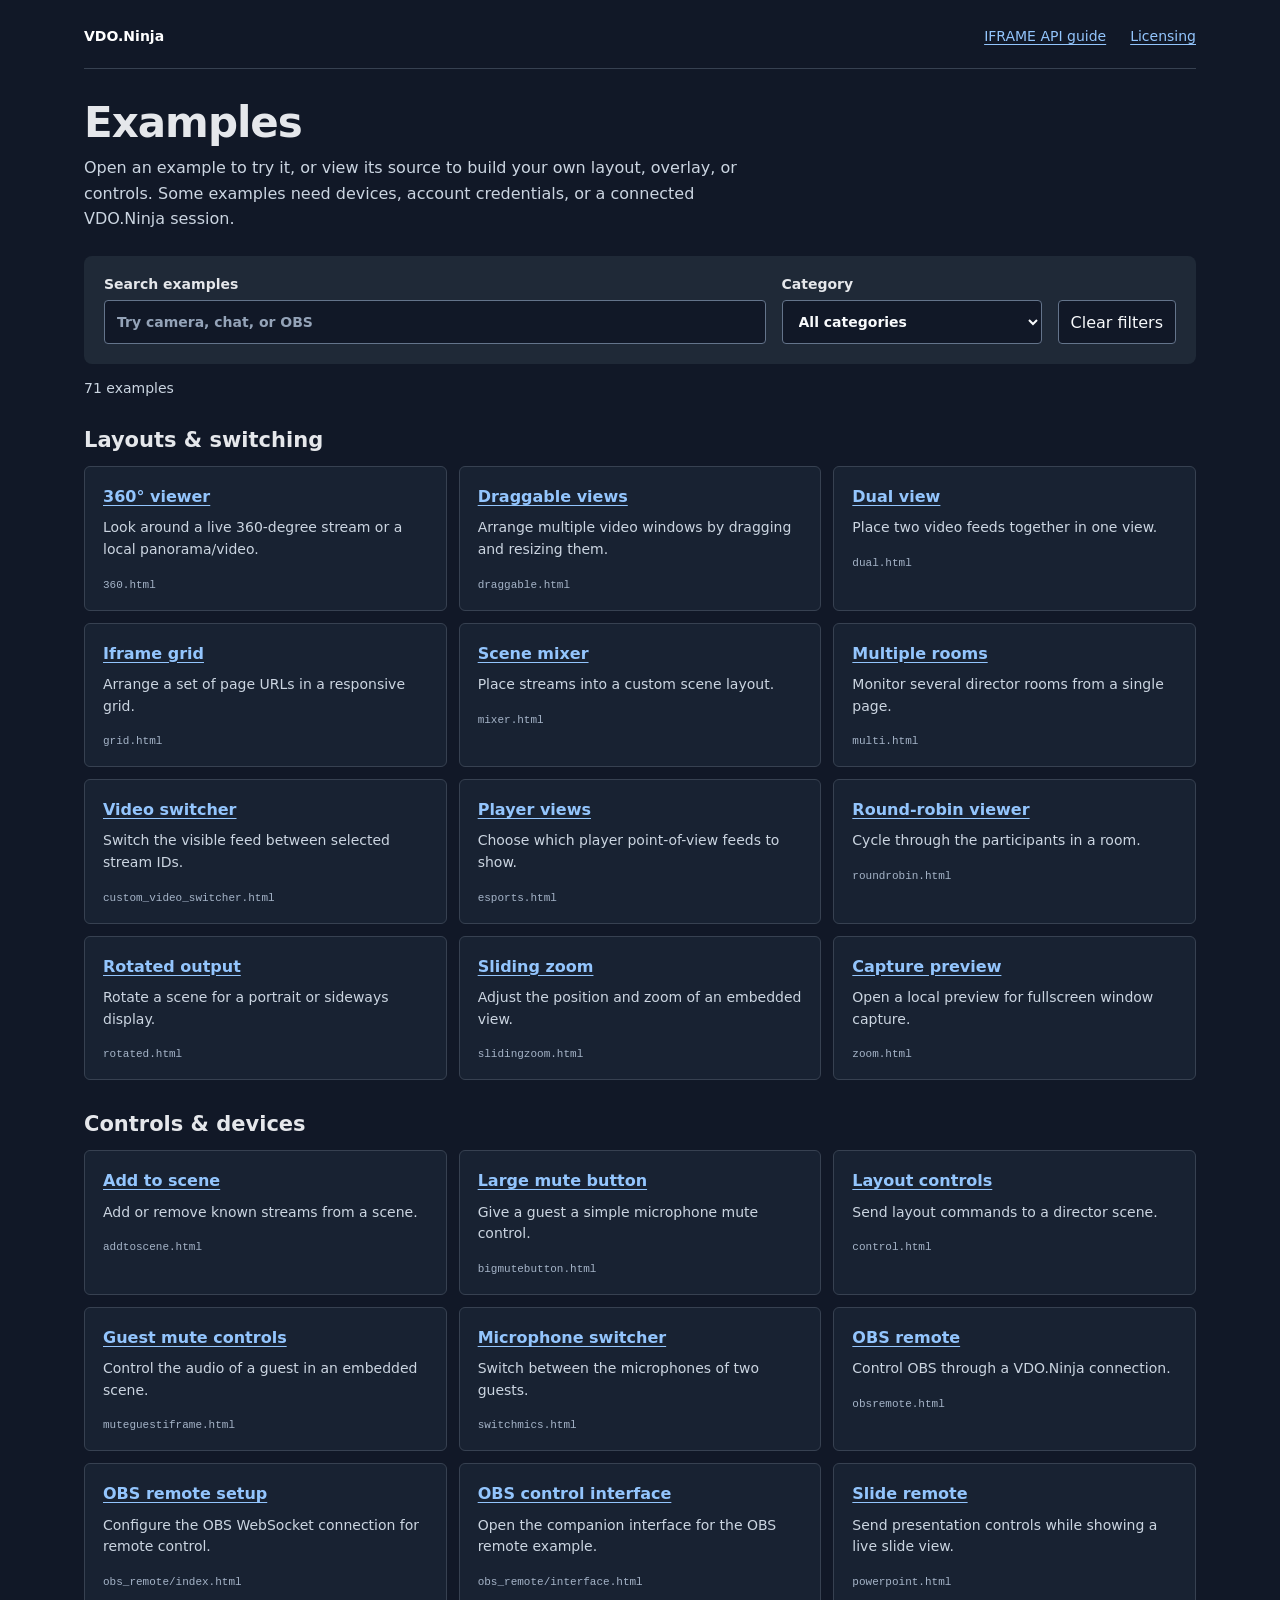
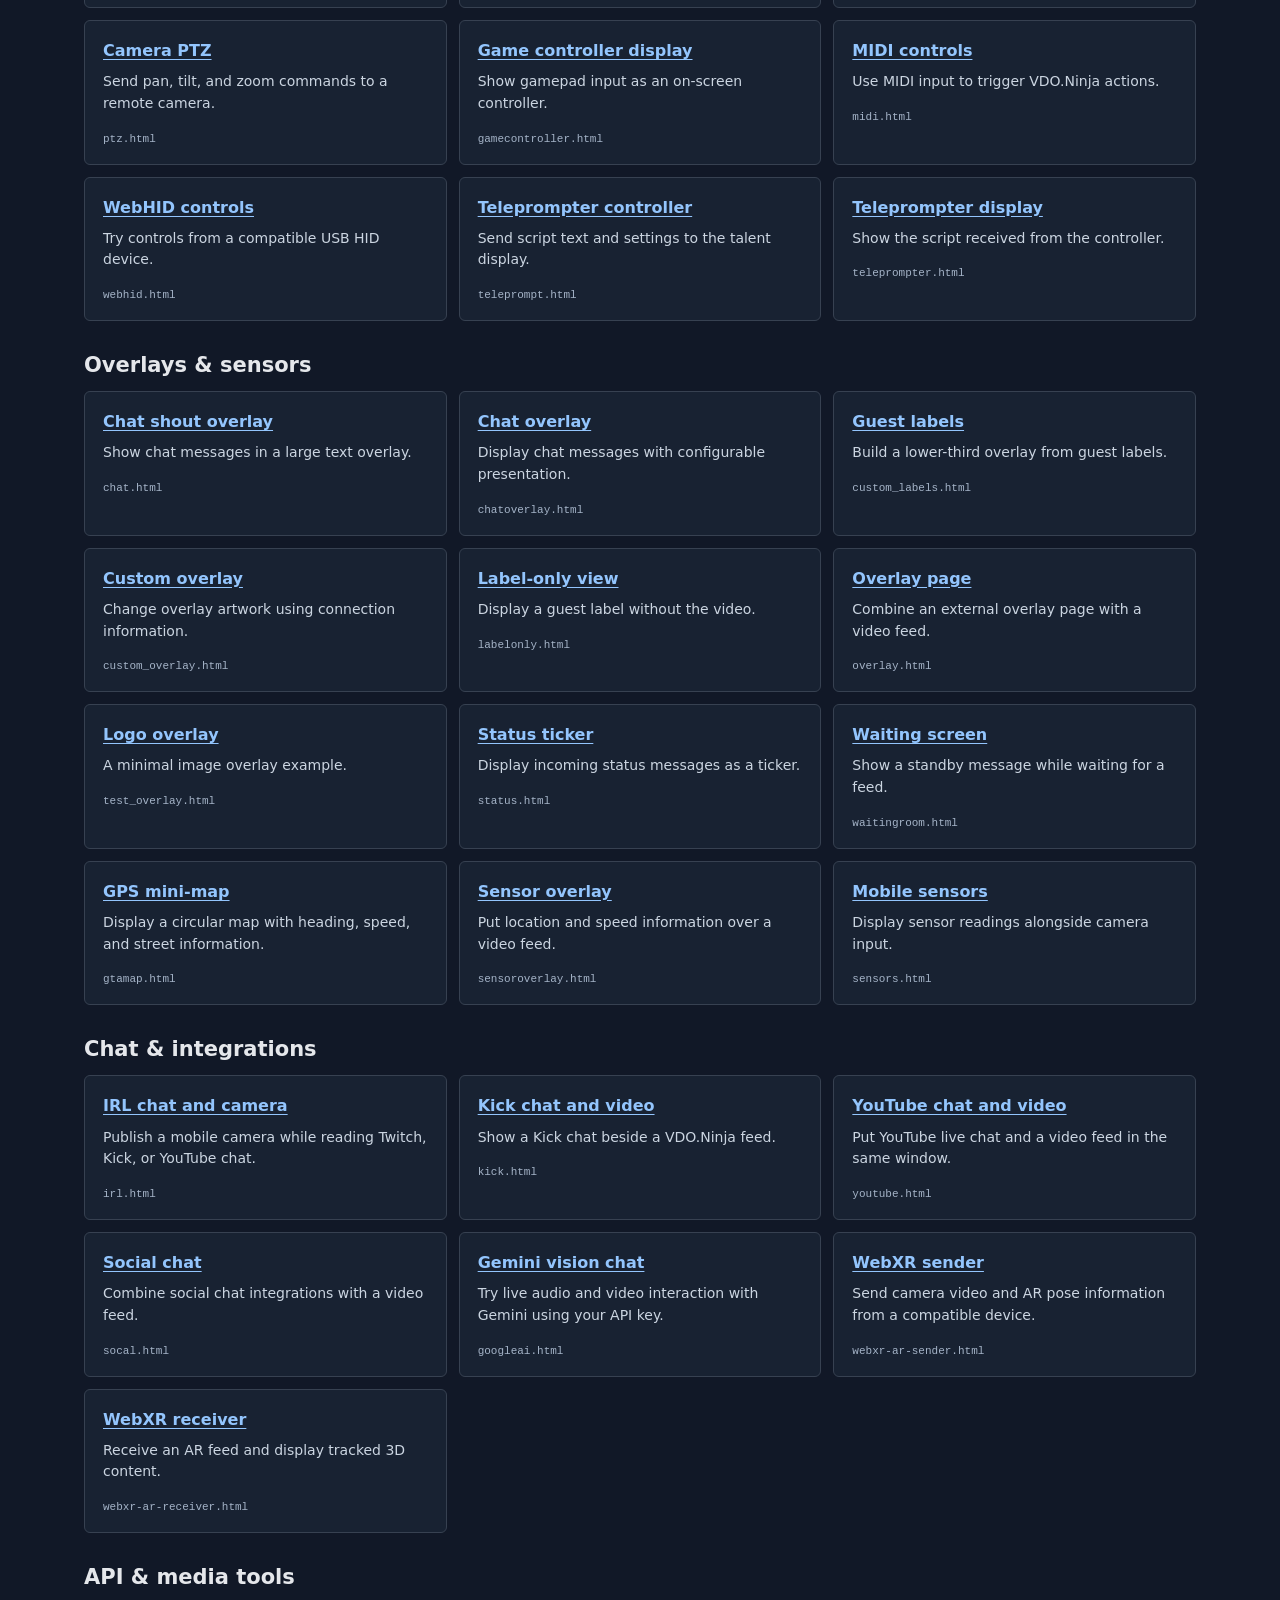
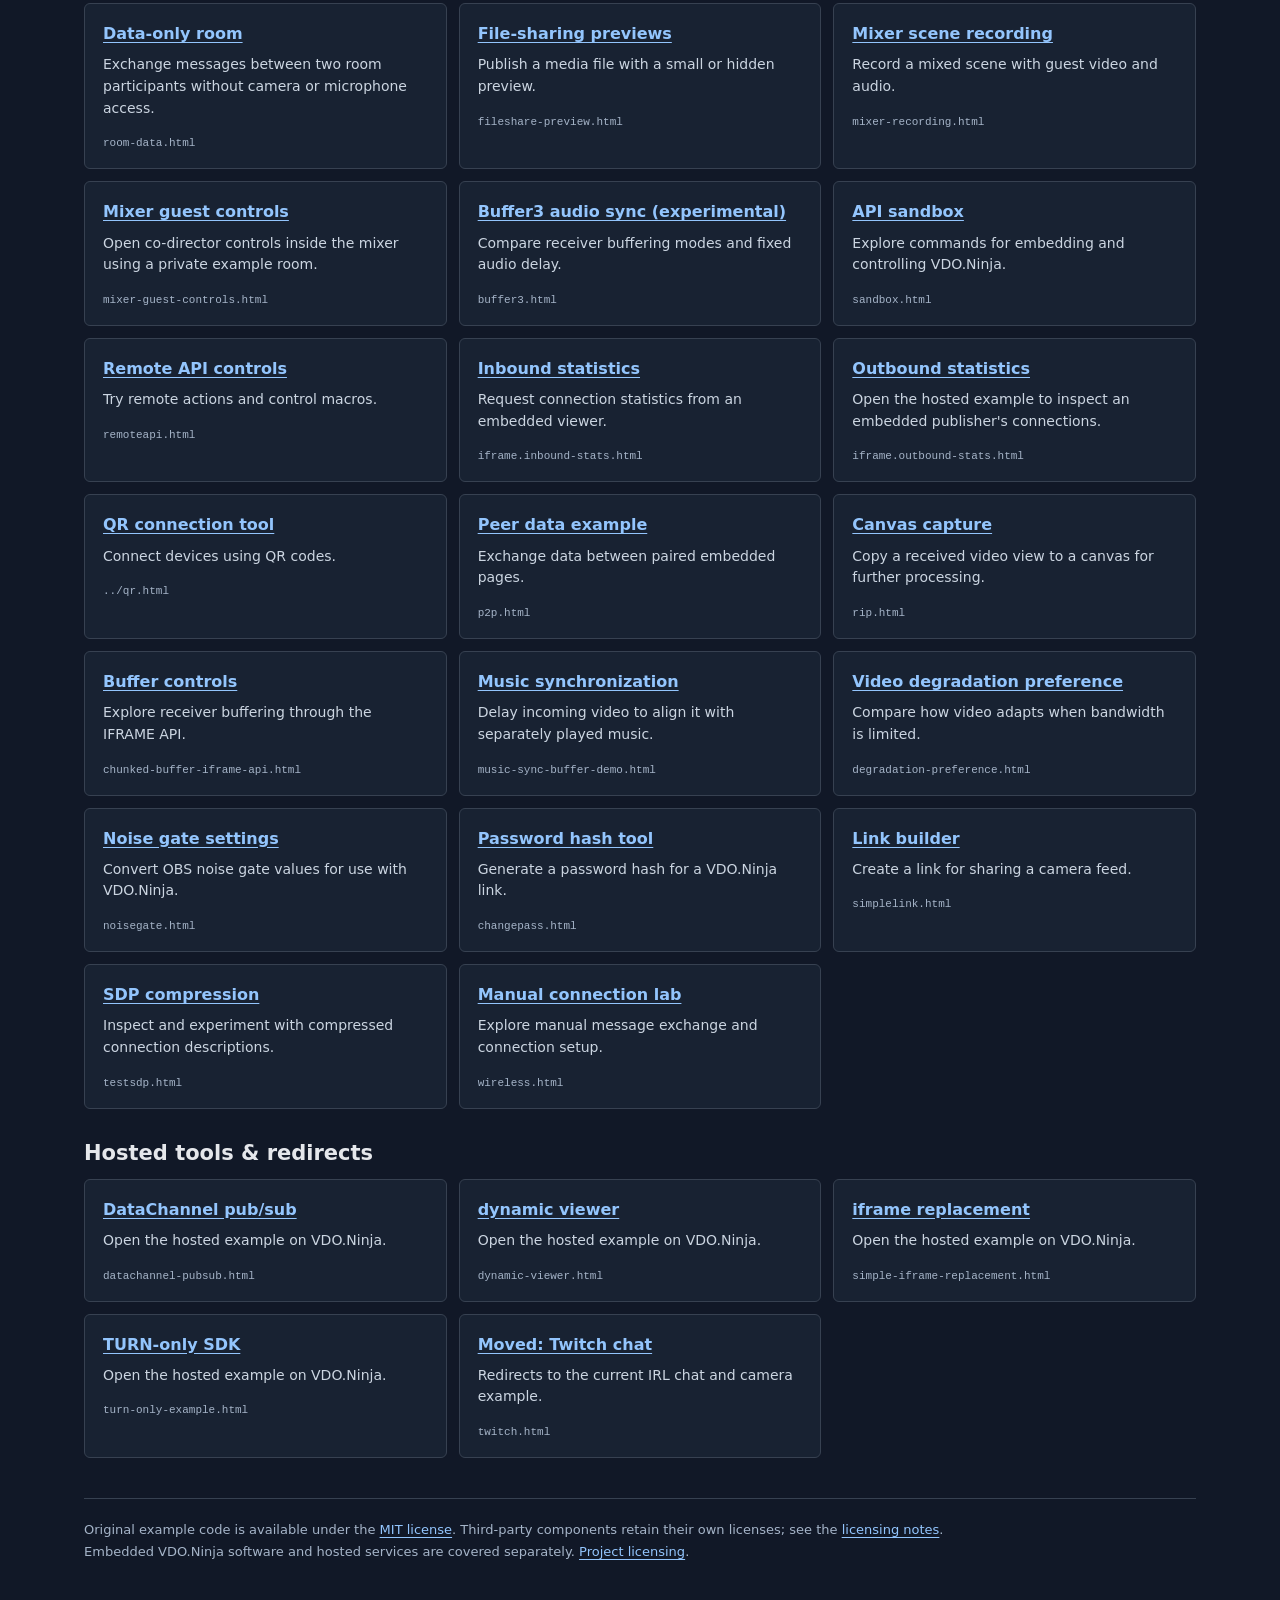
<file: examples/index.html>
<!DOCTYPE html>
<!-- Copyright (c) 2026 Steve Seguin. SPDX-License-Identifier: MIT -->
<html lang="en">
<head>
	<meta charset="utf-8" />
	<meta name="viewport" content="width=device-width, initial-scale=1" />
	<title>Examples | VDO.Ninja</title>
	<meta name="description" content="Browse VDO.Ninja examples for video layouts, remote controls, overlays, integrations, and the IFRAME API." />
	<style>
		:root { color-scheme: dark; font-family: system-ui, sans-serif; background: #111827; color: #e5e7eb; }
		* { box-sizing: border-box; }
		body { margin: 0; }
		[hidden] { display: none !important; }
		a { color: #93c5fd; text-underline-offset: 3px; }
		a:hover { color: #fff; }
		a:focus-visible, input:focus-visible, select:focus-visible, button:focus-visible { outline: 3px solid #fbbf24; outline-offset: 4px; }
		.page { max-width: 1160px; margin: 0 auto; padding: 28px 24px 48px; }
		.top-links { display: flex; flex-wrap: wrap; gap: 12px 24px; padding-bottom: 24px; border-bottom: 1px solid #374151; }
		.top-links a { font-size: 14px; }
		.brand { margin-right: auto; color: #fff; font-weight: 700; text-decoration: none; }
		h1 { margin: 30px 0 8px; font-size: clamp(30px, 5vw, 42px); line-height: 1.15; letter-spacing: -1px; }
		.intro { max-width: 680px; margin: 0 0 24px; color: #cbd5e1; line-height: 1.6; }
		.filters { display: flex; align-items: end; flex-wrap: wrap; gap: 16px; padding: 20px; background: #1f2937; border-radius: 8px; }
		.filters label { display: grid; gap: 8px; font-size: 14px; font-weight: 600; }
		.search-field { flex: 1 1 280px; }
		.category-field { flex: 0 1 260px; }
		input, select, button { min-height: 44px; padding: 10px 12px; border: 1px solid #64748b; border-radius: 4px; background: #111827; color: #f8fafc; font: inherit; }
		input, select { width: 100%; min-width: 0; }
		input::placeholder { color: #94a3b8; }
		button { cursor: pointer; }
		button:hover { border-color: #93c5fd; }
		#result-count { margin: 16px 0 0; color: #cbd5e1; font-size: 14px; }
		.example-section { margin-top: 32px; }
		h2 { font-size: 21px; font-weight: 650; margin: 0 0 14px; }
		.example-list { display: grid; grid-template-columns: repeat(3, minmax(0, 1fr)); gap: 12px; list-style: none; padding: 0; margin: 0; }
		.example-list li { min-width: 0; padding: 18px; background: #182232; border: 1px solid #374151; border-radius: 6px; }
		.example-list a { font-weight: 650; line-height: 1.45; }
		.example-list p { margin: 9px 0 12px; color: #cbd5e1; font-size: 14px; line-height: 1.55; }
		.file-name { font-family: ui-monospace, monospace; font-size: 11px; color: #a5b4c8; overflow-wrap: anywhere; }
		#empty-state { padding: 36px 0; color: #cbd5e1; }
		footer { margin-top: 40px; padding-top: 20px; border-top: 1px solid #374151; font-size: 13px; line-height: 1.7; color: #a5b4c8; }
		footer p { margin: 0; }
		@media (max-width: 860px) { .example-list { grid-template-columns: repeat(2, minmax(0, 1fr)); } }
		@media (max-width: 560px) {
			.page { padding: 20px 16px 32px; }
			.example-list { grid-template-columns: minmax(0, 1fr); }
			.filters { padding: 16px; gap: 14px; }
			.search-field, .category-field { flex-basis: 100%; }
			.top-links { gap: 12px 18px; }
		}
	</style>
</head>
<body>
	<div class="page">
		<nav class="top-links" aria-label="Site">
			<a class="brand" href="../">VDO.Ninja</a>
			<a href="iframeapi.md">IFRAME API guide</a>
			<a href="readme.md#licensing">Licensing</a>
		</nav>
		<header>
			<h1>Examples</h1>
			<p class="intro">Open an example to try it, or view its source to build your own layout, overlay, or controls. Some examples need devices, account credentials, or a connected VDO.Ninja session.</p>
		</header>
		<div class="filters" id="filters" hidden>
			<label class="search-field" for="search">Search examples
				<input type="search" id="search" placeholder="Try camera, chat, or OBS" autocomplete="off" aria-controls="examples" />
			</label>
			<label class="category-field" for="category">Category
				<select id="category" aria-controls="examples">
					<option value="">All categories</option>
					<option value="layouts">Layouts &amp; switching</option>
					<option value="controls">Controls &amp; devices</option>
					<option value="overlays">Overlays &amp; sensors</option>
					<option value="integrations">Chat &amp; integrations</option>
					<option value="api">API &amp; media tools</option>
					<option value="legacy">Hosted tools &amp; redirects</option>
				</select>
			</label>
			<button id="reset" type="button">Clear filters</button>
		</div>
		<p id="result-count" role="status" aria-live="polite" aria-atomic="true">64 examples</p>
		<main id="examples">
		<section class="example-section" data-category="layouts" aria-labelledby="layouts-title">
			<h2 id="layouts-title">Layouts &amp; switching</h2>
			<ul class="example-list">
				<li>
					<a href="360.html">360° viewer</a>
					<p>Look around a live 360-degree stream or a local panorama/video.</p>
					<span class="file-name">360.html</span>
				</li>
				<li>
					<a href="draggable.html">Draggable views</a>
					<p>Arrange multiple video windows by dragging and resizing them.</p>
					<span class="file-name">draggable.html</span>
				</li>
				<li>
					<a href="dual.html">Dual view</a>
					<p>Place two video feeds together in one view.</p>
					<span class="file-name">dual.html</span>
				</li>
				<li>
					<a href="grid.html">Iframe grid</a>
					<p>Arrange a set of page URLs in a responsive grid.</p>
					<span class="file-name">grid.html</span>
				</li>
				<li>
					<a href="mixer.html">Scene mixer</a>
					<p>Place streams into a custom scene layout.</p>
					<span class="file-name">mixer.html</span>
				</li>
				<li>
					<a href="multi.html">Multiple rooms</a>
					<p>Monitor several director rooms from a single page.</p>
					<span class="file-name">multi.html</span>
				</li>
				<li>
					<a href="custom_video_switcher.html">Video switcher</a>
					<p>Switch the visible feed between selected stream IDs.</p>
					<span class="file-name">custom_video_switcher.html</span>
				</li>
				<li>
					<a href="esports.html">Player views</a>
					<p>Choose which player point-of-view feeds to show.</p>
					<span class="file-name">esports.html</span>
				</li>
				<li>
					<a href="roundrobin.html">Round-robin viewer</a>
					<p>Cycle through the participants in a room.</p>
					<span class="file-name">roundrobin.html</span>
				</li>
				<li>
					<a href="rotated.html">Rotated output</a>
					<p>Rotate a scene for a portrait or sideways display.</p>
					<span class="file-name">rotated.html</span>
				</li>
				<li>
					<a href="slidingzoom.html">Sliding zoom</a>
					<p>Adjust the position and zoom of an embedded view.</p>
					<span class="file-name">slidingzoom.html</span>
				</li>
				<li>
					<a href="zoom.html">Capture preview</a>
					<p>Open a local preview for fullscreen window capture.</p>
					<span class="file-name">zoom.html</span>
				</li>
			</ul>
		</section>

		<section class="example-section" data-category="controls" aria-labelledby="controls-title">
			<h2 id="controls-title">Controls &amp; devices</h2>
			<ul class="example-list">
				<li>
					<a href="addtoscene.html">Add to scene</a>
					<p>Add or remove known streams from a scene.</p>
					<span class="file-name">addtoscene.html</span>
				</li>
				<li>
					<a href="bigmutebutton.html">Large mute button</a>
					<p>Give a guest a simple microphone mute control.</p>
					<span class="file-name">bigmutebutton.html</span>
				</li>
				<li>
					<a href="control.html">Layout controls</a>
					<p>Send layout commands to a director scene.</p>
					<span class="file-name">control.html</span>
				</li>
				<li>
					<a href="muteguestiframe.html">Guest mute controls</a>
					<p>Control the audio of a guest in an embedded scene.</p>
					<span class="file-name">muteguestiframe.html</span>
				</li>
				<li>
					<a href="switchmics.html">Microphone switcher</a>
					<p>Switch between the microphones of two guests.</p>
					<span class="file-name">switchmics.html</span>
				</li>
				<li>
					<a href="obsremote.html">OBS remote</a>
					<p>Control OBS through a VDO.Ninja connection.</p>
					<span class="file-name">obsremote.html</span>
				</li>
				<li>
					<a href="obs_remote/index.html">OBS remote setup</a>
					<p>Configure the OBS WebSocket connection for remote control.</p>
					<span class="file-name">obs_remote/index.html</span>
				</li>
				<li>
					<a href="obs_remote/interface.html">OBS control interface</a>
					<p>Open the companion interface for the OBS remote example.</p>
					<span class="file-name">obs_remote/interface.html</span>
				</li>
				<li>
					<a href="powerpoint.html">Slide remote</a>
					<p>Send presentation controls while showing a live slide view.</p>
					<span class="file-name">powerpoint.html</span>
				</li>
				<li>
					<a href="ptz.html">Camera PTZ</a>
					<p>Send pan, tilt, and zoom commands to a remote camera.</p>
					<span class="file-name">ptz.html</span>
				</li>
				<li>
					<a href="gamecontroller.html">Game controller display</a>
					<p>Show gamepad input as an on-screen controller.</p>
					<span class="file-name">gamecontroller.html</span>
				</li>
				<li>
					<a href="midi.html">MIDI controls</a>
					<p>Use MIDI input to trigger VDO.Ninja actions.</p>
					<span class="file-name">midi.html</span>
				</li>
				<li>
					<a href="webhid.html">WebHID controls</a>
					<p>Try controls from a compatible USB HID device.</p>
					<span class="file-name">webhid.html</span>
				</li>
				<li>
					<a href="teleprompt.html">Teleprompter controller</a>
					<p>Send script text and settings to the talent display.</p>
					<span class="file-name">teleprompt.html</span>
				</li>
				<li>
					<a href="teleprompter.html">Teleprompter display</a>
					<p>Show the script received from the controller.</p>
					<span class="file-name">teleprompter.html</span>
				</li>
			</ul>
		</section>

		<section class="example-section" data-category="overlays" aria-labelledby="overlays-title">
			<h2 id="overlays-title">Overlays &amp; sensors</h2>
			<ul class="example-list">
				<li>
					<a href="chat.html">Chat shout overlay</a>
					<p>Show chat messages in a large text overlay.</p>
					<span class="file-name">chat.html</span>
				</li>
				<li>
					<a href="chatoverlay.html">Chat overlay</a>
					<p>Display chat messages with configurable presentation.</p>
					<span class="file-name">chatoverlay.html</span>
				</li>
				<li>
					<a href="custom_labels.html">Guest labels</a>
					<p>Build a lower-third overlay from guest labels.</p>
					<span class="file-name">custom_labels.html</span>
				</li>
				<li>
					<a href="custom_overlay.html">Custom overlay</a>
					<p>Change overlay artwork using connection information.</p>
					<span class="file-name">custom_overlay.html</span>
				</li>
				<li>
					<a href="labelonly.html">Label-only view</a>
					<p>Display a guest label without the video.</p>
					<span class="file-name">labelonly.html</span>
				</li>
				<li>
					<a href="overlay.html">Overlay page</a>
					<p>Combine an external overlay page with a video feed.</p>
					<span class="file-name">overlay.html</span>
				</li>
				<li>
					<a href="test_overlay.html">Logo overlay</a>
					<p>A minimal image overlay example.</p>
					<span class="file-name">test_overlay.html</span>
				</li>
				<li>
					<a href="status.html">Status ticker</a>
					<p>Display incoming status messages as a ticker.</p>
					<span class="file-name">status.html</span>
				</li>
				<li>
					<a href="waitingroom.html">Waiting screen</a>
					<p>Show a standby message while waiting for a feed.</p>
					<span class="file-name">waitingroom.html</span>
				</li>
				<li>
					<a href="gtamap.html">GPS mini-map</a>
					<p>Display a circular map with heading, speed, and street information.</p>
					<span class="file-name">gtamap.html</span>
				</li>
				<li>
					<a href="sensoroverlay.html">Sensor overlay</a>
					<p>Put location and speed information over a video feed.</p>
					<span class="file-name">sensoroverlay.html</span>
				</li>
				<li>
					<a href="sensors.html">Mobile sensors</a>
					<p>Display sensor readings alongside camera input.</p>
					<span class="file-name">sensors.html</span>
				</li>
			</ul>
		</section>

		<section class="example-section" data-category="integrations" aria-labelledby="integrations-title">
			<h2 id="integrations-title">Chat &amp; integrations</h2>
			<ul class="example-list">
				<li>
					<a href="irl.html">IRL chat and camera</a>
					<p>Publish a mobile camera while reading Twitch, Kick, or YouTube chat.</p>
					<span class="file-name">irl.html</span>
				</li>
				<li>
					<a href="kick.html">Kick chat and video</a>
					<p>Show a Kick chat beside a VDO.Ninja feed.</p>
					<span class="file-name">kick.html</span>
				</li>
				<li>
					<a href="youtube.html">YouTube chat and video</a>
					<p>Put YouTube live chat and a video feed in the same window.</p>
					<span class="file-name">youtube.html</span>
				</li>
				<li>
					<a href="socal.html">Social chat</a>
					<p>Combine social chat integrations with a video feed.</p>
					<span class="file-name">socal.html</span>
				</li>
				<li>
					<a href="googleai.html">Gemini vision chat</a>
					<p>Try live audio and video interaction with Gemini using your API key.</p>
					<span class="file-name">googleai.html</span>
				</li>
				<li>
					<a href="webxr-ar-sender.html">WebXR sender</a>
					<p>Send camera video and AR pose information from a compatible device.</p>
					<span class="file-name">webxr-ar-sender.html</span>
				</li>
				<li>
					<a href="webxr-ar-receiver.html">WebXR receiver</a>
					<p>Receive an AR feed and display tracked 3D content.</p>
					<span class="file-name">webxr-ar-receiver.html</span>
				</li>
			</ul>
		</section>

		<section class="example-section" data-category="api" aria-labelledby="api-title">
			<h2 id="api-title">API &amp; media tools</h2>
			<ul class="example-list">
				<li>
					<a href="room-data.html">Data-only room</a>
					<p>Exchange messages between two room participants without camera or microphone access.</p>
					<span class="file-name">room-data.html</span>
				</li>
				<li>
					<a href="fileshare-preview.html">File-sharing previews</a>
					<p>Publish a media file with a small or hidden preview.</p>
					<span class="file-name">fileshare-preview.html</span>
				</li>
				<li>
					<a href="mixer-recording.html">Mixer scene recording</a>
					<p>Record a mixed scene with guest video and audio.</p>
					<span class="file-name">mixer-recording.html</span>
				</li>
				<li>
					<a href="mixer-guest-controls.html">Mixer guest controls</a>
					<p>Open co-director controls inside the mixer using a private example room.</p>
					<span class="file-name">mixer-guest-controls.html</span>
				</li>
				<li>
					<a href="buffer3.html">Buffer3 audio sync (experimental)</a>
					<p>Compare receiver buffering modes and fixed audio delay.</p>
					<span class="file-name">buffer3.html</span>
				</li>
				<li>
					<a href="sandbox.html">API sandbox</a>
					<p>Explore commands for embedding and controlling VDO.Ninja.</p>
					<span class="file-name">sandbox.html</span>
				</li>
				<li>
					<a href="remoteapi.html">Remote API controls</a>
					<p>Try remote actions and control macros.</p>
					<span class="file-name">remoteapi.html</span>
				</li>
				<li>
					<a href="iframe.inbound-stats.html">Inbound statistics</a>
					<p>Request connection statistics from an embedded viewer.</p>
					<span class="file-name">iframe.inbound-stats.html</span>
				</li>
				<li>
					<a href="https://vdo.ninja/examples/iframe.outbound-stats.html">Outbound statistics</a>
					<p>Open the hosted example to inspect an embedded publisher's connections.</p>
					<span class="file-name">iframe.outbound-stats.html</span>
				</li>
				<li>
					<a href="../qr.html">QR connection tool</a>
					<p>Connect devices using QR codes.</p>
					<span class="file-name">../qr.html</span>
				</li>
				<li>
					<a href="p2p.html">Peer data example</a>
					<p>Exchange data between paired embedded pages.</p>
					<span class="file-name">p2p.html</span>
				</li>
				<li>
					<a href="rip.html">Canvas capture</a>
					<p>Copy a received video view to a canvas for further processing.</p>
					<span class="file-name">rip.html</span>
				</li>
				<li>
					<a href="chunked-buffer-iframe-api.html">Buffer controls</a>
					<p>Explore receiver buffering through the IFRAME API.</p>
					<span class="file-name">chunked-buffer-iframe-api.html</span>
				</li>
				<li>
					<a href="music-sync-buffer-demo.html">Music synchronization</a>
					<p>Delay incoming video to align it with separately played music.</p>
					<span class="file-name">music-sync-buffer-demo.html</span>
				</li>
				<li>
					<a href="degradation-preference.html">Video degradation preference</a>
					<p>Compare how video adapts when bandwidth is limited.</p>
					<span class="file-name">degradation-preference.html</span>
				</li>
				<li>
					<a href="noisegate.html">Noise gate settings</a>
					<p>Convert OBS noise gate values for use with VDO.Ninja.</p>
					<span class="file-name">noisegate.html</span>
				</li>
				<li>
					<a href="changepass.html">Password hash tool</a>
					<p>Generate a password hash for a VDO.Ninja link.</p>
					<span class="file-name">changepass.html</span>
				</li>
				<li>
					<a href="simplelink.html">Link builder</a>
					<p>Create a link for sharing a camera feed.</p>
					<span class="file-name">simplelink.html</span>
				</li>
				<li>
					<a href="testsdp.html">SDP compression</a>
					<p>Inspect and experiment with compressed connection descriptions.</p>
					<span class="file-name">testsdp.html</span>
				</li>
				<li>
					<a href="wireless.html">Manual connection lab</a>
					<p>Explore manual message exchange and connection setup.</p>
					<span class="file-name">wireless.html</span>
				</li>
			</ul>
		</section>

		<section class="example-section" data-category="legacy" aria-labelledby="legacy-title">
			<h2 id="legacy-title">Hosted tools &amp; redirects</h2>
			<ul class="example-list">
				<li>
					<a href="https://vdo.ninja/examples/datachannel-pubsub.html">DataChannel pub/sub</a>
					<p>Open the hosted example on VDO.Ninja.</p>
					<span class="file-name">datachannel-pubsub.html</span>
				</li>
				<li>
					<a href="https://vdo.ninja/examples/dynamic-viewer.html">dynamic viewer</a>
					<p>Open the hosted example on VDO.Ninja.</p>
					<span class="file-name">dynamic-viewer.html</span>
				</li>
				<li>
					<a href="https://vdo.ninja/examples/simple-iframe-replacement.html">iframe replacement</a>
					<p>Open the hosted example on VDO.Ninja.</p>
					<span class="file-name">simple-iframe-replacement.html</span>
				</li>
				<li>
					<a href="https://vdo.ninja/examples/turn-only-example.html">TURN-only SDK</a>
					<p>Open the hosted example on VDO.Ninja.</p>
					<span class="file-name">turn-only-example.html</span>
				</li>
				<li>
					<a href="twitch.html">Moved: Twitch chat</a>
					<p>Redirects to the current IRL chat and camera example.</p>
					<span class="file-name">twitch.html</span>
				</li>
			</ul>
		</section>
			<p id="empty-state" hidden>No examples match. Try a different search or clear the filters.</p>
		</main>
		<footer>
			<p>Original example code is available under the <a href="LICENSE">MIT license</a>. Third-party components retain their own licenses; see the <a href="readme.md#licensing">licensing notes</a>.</p>
			<p>Embedded VDO.Ninja software and hosted services are covered separately. <a href="../LICENCE.md">Project licensing</a>.</p>
		</footer>
	</div>
	<script>
		(function () {
			var search = document.getElementById("search");
			var category = document.getElementById("category");
			var sections = Array.from(document.querySelectorAll(".example-section"));
			var entries = sections.map(function (section) {
				return {
					element: section,
					category: section.getAttribute("data-category"),
					items: Array.from(section.querySelectorAll("li")).map(function (item) {
						return { element: item, text: item.textContent.toLowerCase() };
					})
				};
			});
			function filterExamples() {
				var words = search.value.toLowerCase().trim().split(/\s+/).filter(Boolean);
				var count = 0;
				entries.forEach(function (group) {
					var groupCount = 0;
					group.items.forEach(function (item) {
						var visible = (!category.value || category.value === group.category) && words.every(function (word) {
							return item.text.indexOf(word) !== -1;
						});
						item.element.hidden = !visible;
						if (visible) groupCount++;
					});
					group.element.hidden = groupCount === 0;
					count += groupCount;
				});
				document.getElementById("result-count").textContent = count + (count === 1 ? " example" : " examples");
				document.getElementById("empty-state").hidden = count !== 0;
			}
			search.addEventListener("input", filterExamples);
			category.addEventListener("change", filterExamples);
			document.getElementById("reset").addEventListener("click", function () {
				search.value = "";
				category.value = "";
				filterExamples();
				search.focus();
			});
			filterExamples();
			document.getElementById("filters").hidden = false;
		})();
	</script>
</body>
</html>
</file>
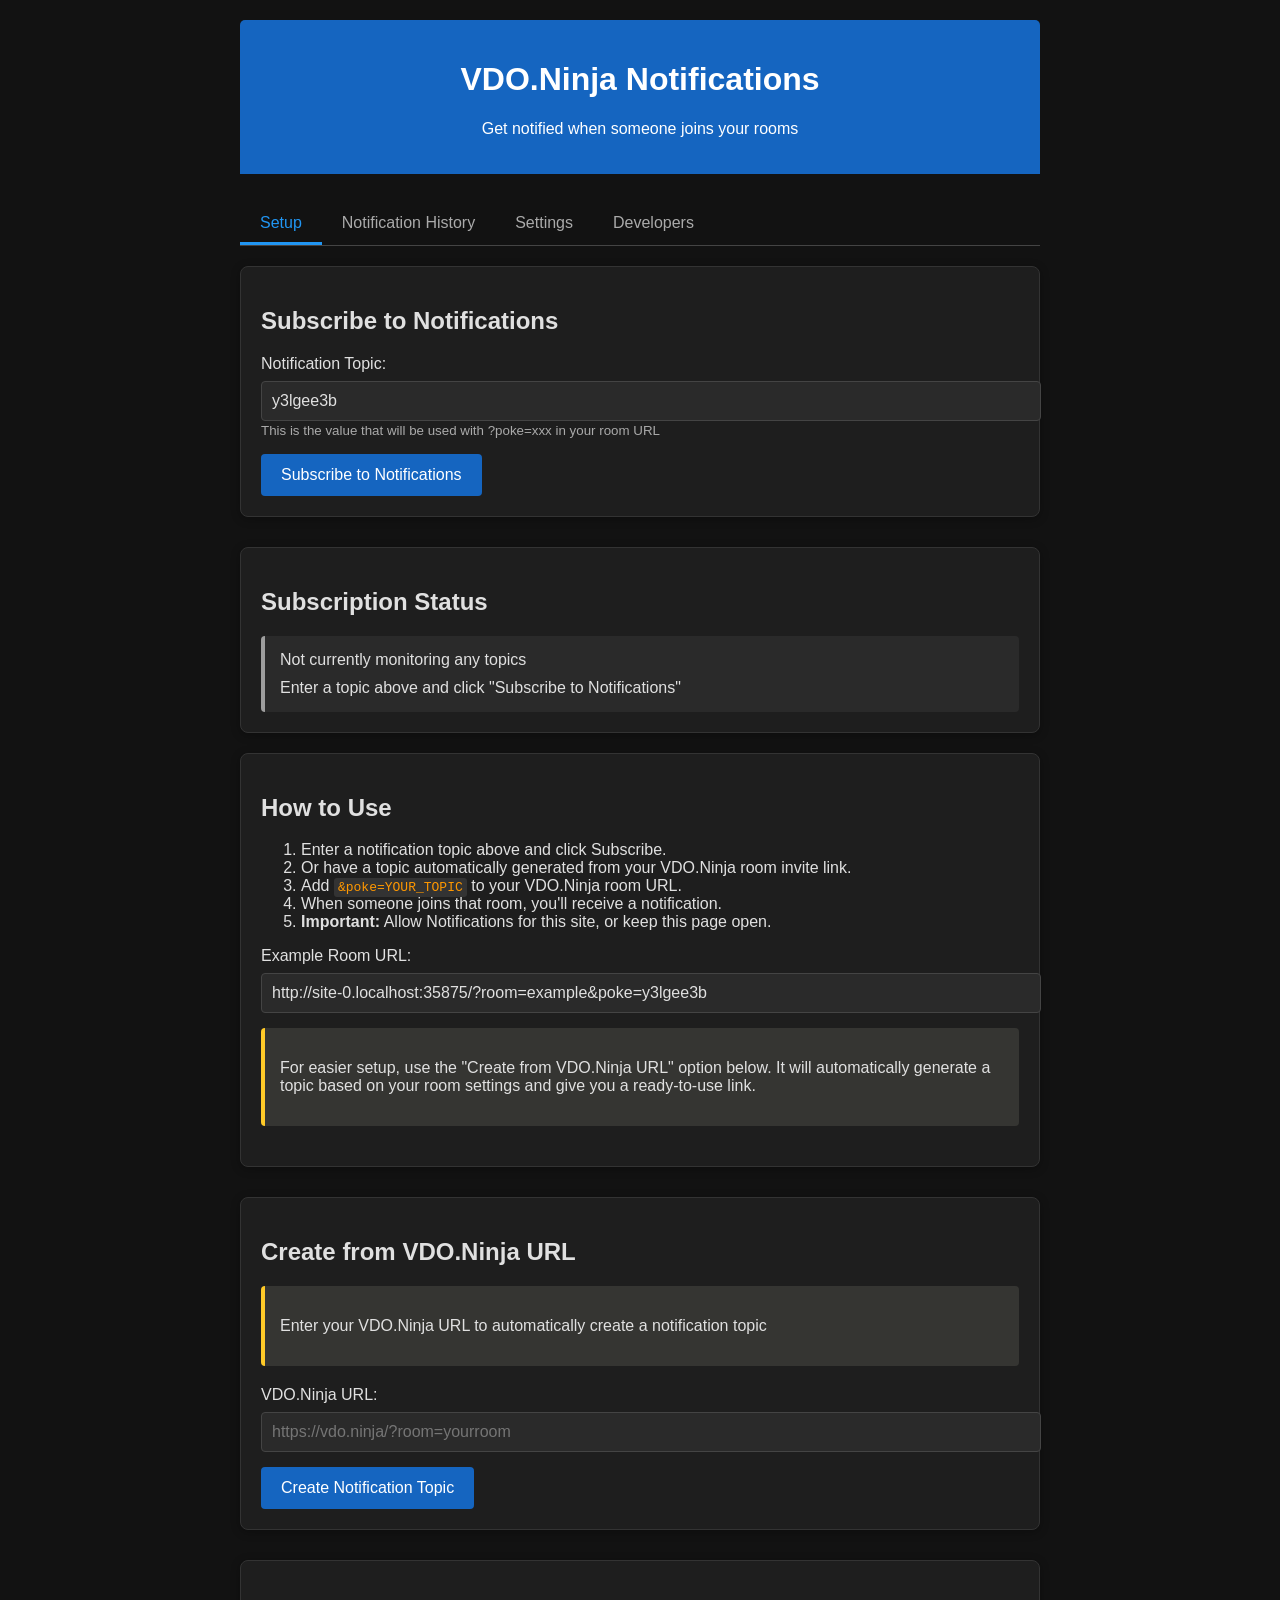
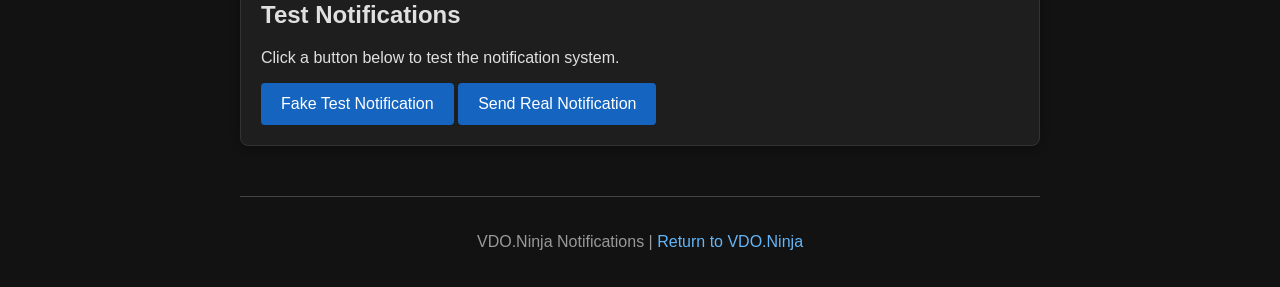
<file: notifications/index.html>
<!DOCTYPE html>
<html lang="en">
<head>
  <meta charset="UTF-8">
  <meta name="viewport" content="width=device-width, initial-scale=1.0">
  <title>VDO.Ninja Notifications</title>
  <link rel="manifest" href="manifest.json">
  <meta name="theme-color" content="#1565c0">

	<link rel="shortcut icon" href="data:image/x-icon;," type="image/x-icon" />
	<link id="favicon1" rel="icon" type="image/png" sizes="32x32" href="/notifications/media/favicon-32x32.png" />
	<link id="favicon2" rel="icon" type="image/png" sizes="16x16" href="/notifications/media/favicon-16x16.png" />
	<link id="favicon3" rel="icon" href="/notifications/media/favicon.ico" />
  
  <style>body {
  font-family: -apple-system, BlinkMacSystemFont, 'Segoe UI', Roboto, Oxygen, Ubuntu, Cantarell, 'Open Sans', 'Helvetica Neue', sans-serif;
  margin: 0;
  padding: 0;
  background-color: #121212;
  color: #e0e0e0;
}
#subscription-status-panel {
  margin-top: 20px;
  margin-bottom: 20px;
}

#subscription-status-details .status {
  display: flex;
  flex-direction: column;
  gap: 10px;
}

#subscription-status-details p {
  margin: 0;
}

#subscription-status-details .status {
  display: flex;
  flex-direction: column;
  gap: 10px;
}

#subscription-status-details p {
  margin: 0;
}

#sw-connection-status {
  font-weight: bold;
}

#sw-connection-status.connected {
  color: #4caf50;
}

#sw-connection-status.polling {
  color: #ff9800;
}

#sw-connection-status.disconnected {
  color: #f44336;
}

#unsubscribe-button {
  align-self: flex-start;
  margin-top: 5px;
}
#connection-status-display {
  font-weight: bold;
}

#connection-status-display.connected {
  color: #4caf50;
}

#connection-status-display.polling {
  color: #ff9800;
}

#connection-status-display.disconnected {
  color: #f44336;
}

#unsubscribe-button {
  align-self: flex-start;
  margin-top: 5px;
}
.container {
  max-width: 800px;
  margin: 0 auto;
  padding: 20px;
}
.tab-content {
  display: none;
}

.tab-content.active {
  display: block;
}
.header {
  background-color: #1565c0;
  color: white;
  padding: 20px;
  text-align: center;
  border-radius: 5px 5px 0 0;
  margin-bottom: 30px;
}

.notification-card {
  background-color: #1e1e1e;
  border-radius: 8px;
  box-shadow: 0 2px 10px rgba(0,0,0,0.3);
  padding: 20px;
  margin-bottom: 30px;
  border: 1px solid #333;
}

.form-group {
  margin-bottom: 15px;
}

label {
  display: block;
  margin-bottom: 8px;
  font-weight: 500;
}

input[type="text"], select {
  width: 100%;
  padding: 10px;
  border: 1px solid #444;
  border-radius: 4px;
  font-size: 16px;
  background-color: #2a2a2a;
  color: #e0e0e0;
}

small {
  color: #aaa;
}

button {
  background-color: #1565c0;
  color: white;
  border: none;
  padding: 12px 20px;
  border-radius: 4px;
  cursor: pointer;
  font-size: 16px;
  transition: background-color 0.3s;
}

button:hover {
  background-color: #0d47a1;
}

button.secondary {
  background-color: #424242;
  color: #e0e0e0;
}

button.secondary:hover {
  background-color: #616161;
}

button.danger {
  background-color: #c62828;
}

button.danger:hover {
  background-color: #b71c1c;
}

.status {
  margin-top: 20px;
  padding: 15px;
  border-radius: 4px;
}

.status.active {
  background-color: rgba(33, 150, 243, 0.15);
  border-left: 4px solid #2196F3;
}

.status.inactive {
  background-color: #2a2a2a;
  border-left: 4px solid #9e9e9e;
}

.notification-history {
  margin-top: 30px;
}

.notification-item {
  padding: 15px;
  background-color: #1e1e1e;
  border-radius: 4px;
  margin-bottom: 10px;
  box-shadow: 0 1px 3px rgba(0,0,0,0.2);
  display: flex;
  align-items: center;
  border: 1px solid #333;
}

.notification-item .time {
  color: #999;
  font-size: 14px;
  margin-top: 5px;
}

.notification-item .content {
  flex: 1;
}

.notification-item .actions {
  margin-left: 15px;
}

.notification-icon {
  margin-right: 15px;
  font-size: 24px;
}

.tabs {
  display: flex;
  margin-bottom: 20px;
  border-bottom: 1px solid #444;
}

.tab {
  padding: 10px 20px;
  cursor: pointer;
  border-bottom: 3px solid transparent;
  color: #aaa;
}

.tab.active {
  border-bottom-color: #2196F3;
  color: #2196F3;
}

.tab-content {
  display: none;
}

.tab-content.active {
  display: block;
}

.info-box {
  background-color: rgba(255, 248, 225, 0.1);
  border-left: 4px solid #ffca28;
  padding: 15px;
  margin-bottom: 20px;
  border-radius: 4px;
}

.footer {
  text-align: center;
  margin-top: 50px;
  padding-top: 20px;
  border-top: 1px solid #444;
  color: #999;
}

.status.warning {
  background-color: rgba(255, 152, 0, 0.15);
  border-left: 4px solid #ff9800;
}

@keyframes slide-in {
  from { transform: translateX(100%); opacity: 0; }
  to { transform: translateX(0); opacity: 1; }
}

/* Add animation for shake effect */
@keyframes shake {
  0% { transform: translateX(0); }
  10% { transform: translateX(-5px); }
  20% { transform: translateX(5px); }
  30% { transform: translateX(-5px); }
  40% { transform: translateX(5px); }
  50% { transform: translateX(-5px); }
  60% { transform: translateX(5px); }
  70% { transform: translateX(-5px); }
  80% { transform: translateX(5px); }
  90% { transform: translateX(-5px); }
  100% { transform: translateX(0); }
}

.shake {
  animation: shake 0.5s ease-in-out;
}

/* Add styles for the visual notification popup */
.notification-popup {
  position: fixed;
  top: 20px;
  right: 20px;
  z-index: 10000;
  width: 382px;
  max-width: calc(100% - 40px);
  box-sizing: border-box;
  background-color: #1e1e1e;
  border-radius: 8px;
  box-shadow: 0 4px 12px rgba(0,0,0,0.3);
  padding: 15px;
  border-left: 4px solid #2196F3;
  animation: slide-in 0.3s ease;
  color: #e0e0e0;
  opacity: 0.95;
  backdrop-filter: blur(4px);
  border: 1px solid #2196F3;
}

.notification-popup-header {
  display: flex;
  justify-content: space-between;
  align-items: center;
  margin-bottom: 10px;
}

.notification-popup-title {
  margin: 0;
  font-size: 18px;
  color: #2196F3;
}

.notification-popup-close {
  background: none;
  border: none;
  color: #999;
  cursor: pointer;
  font-size: 18px;
  padding: 0;
}

.notification-popup-body {
  margin-bottom: 15px;
}

.notification-popup-actions {
  display: flex;
  justify-content: flex-end;
}

.notification-popup-actions button {
  margin-left: 10px;
  padding: 8px 15px;
  font-size: 14px;
}

/* Add a pulsating glow effect to the active status */
.status.active {
  animation: pulse 2s infinite;
}

@keyframes pulse {
  0% { box-shadow: 0 0 0 0 rgba(33, 150, 243, 0.4); }
  70% { box-shadow: 0 0 0 10px rgba(33, 150, 243, 0); }
  100% { box-shadow: 0 0 0 0 rgba(33, 150, 243, 0); }
}

/* Add styles for a fullscreen flash effect */
.notification-flash {
  position: fixed;
  top: 0;
  left: 0;
  right: 0;
  bottom: 0;
  background-color: rgba(33, 150, 243, 0.2);
  z-index: 9999;
  pointer-events: none;
  animation: flash 0.5s ease-out;
}

@keyframes flash {
  0% { opacity: 0; }
  50% { opacity: 1; }
  100% { opacity: 0; }
}

code {
  background-color: #333;
  padding: 2px 4px;
  border-radius: 3px;
  color: #ff9800;
}

a {
  color: #64b5f6;
  text-decoration: none;
}

a:hover {
  text-decoration: underline;
}

/* Add highlight for new notifications in history */
.notification-item.new {
  border-left: 4px solid #2196F3;
  animation: highlight-new 2s ease;
}

@keyframes highlight-new {
  0% { background-color: rgba(33, 150, 243, 0.3); }
  100% { background-color: #1e1e1e; }
}
  </style>
</head>
<body>
  <div class="container">
    <div class="header">
      <h1>VDO.Ninja Notifications</h1>
      <p>Get notified when someone joins your rooms</p>
    </div>
    
    <div class="tabs">
      <div class="tab active" data-tab="setup">Setup</div>
      <div class="tab" data-tab="history">Notification History</div>
      <div class="tab" data-tab="settings">Settings</div>
	  <div class="tab" data-tab="developer">Developers</div>
    </div>
	<content>
		<div class="tab-content active" id="setup-tab">
		  <div class="notification-card">
			<h2>Subscribe to Notifications</h2>
			
			<div class="form-group">
			  <label for="topic-input">Notification Topic:</label>
			  <input type="text" id="topic-input" placeholder="Enter a topic name">
			  <small>This is the value that will be used with ?poke=xxx in your room URL</small>
			</div>
			
			<button id="subscribe-btn">Subscribe to Notifications</button>
			
			<div id="notification-status"></div>
		  </div>
		  
		  <div class="notification-card">
			<h2>How to Use</h2>
			<ol>
			  <li>Enter a notification topic above and click Subscribe.</li>
			  <li>Or have a topic automatically generated from your VDO.Ninja room invite link.</li>
			  <li>Add <code>&amp;poke=YOUR_TOPIC</code> to your VDO.Ninja room URL.</li>
			  <li>When someone joins that room, you'll receive a notification.</li>
			  <li><strong>Important:</strong> Allow Notifications for this site, or keep this page open.</li>
			</ol>
			
			<div class="form-group">
			  <label>Example Room URL:</label>
			  <input type="text" id="example-url" readonly>
			</div>
			
			<div class="info-box">
			  <p>For easier setup, use the "Create from VDO.Ninja URL" option below. It will automatically generate a topic based on your room settings and give you a ready-to-use link.</p>
			</div>
		  </div>
		  
		  <div class="notification-card">
		    <h2>Create from VDO.Ninja URL</h2>
			  <div class="info-box">
				<p>Enter your VDO.Ninja URL to automatically create a notification topic</p>
			  </div>
			  
			  <div class="form-group">
				<label for="vdo-url-input">VDO.Ninja URL:</label>
				<input type="text" id="vdo-url-input" placeholder="https://vdo.ninja/?room=yourroom">
			  </div>
			  
			  <button id="parse-url-btn">Create Notification Topic</button>
			  
			  <div id="parsed-url-output" style="margin-top: 15px; display: none;">
				<div class="form-group">
				  <label>Generated Topic:</label>
				  <input type="text" id="generated-topic" readonly>
				</div>
				<div class="form-group">
				  <label>Notification URL for Guests:</label>
				  <input type="text" id="notification-url" readonly>
				  <button id="copy-url-btn" class="secondary" style="margin-top: 10px;">Copy URL</button>
				</div>
				<button id="use-generated-topic" style="margin-top: 10px;">Use This Topic</button>
			  </div>
		  </div>
		  
		  <div class="notification-card">
			  <h2>Test Notifications</h2>
			  <p>Click a button below to test the notification system.</p>
			  <button id="fake-notification-btn">Fake Test Notification</button> <button id="test-notification-btn">Send Real Notification</button> 
			</div>
		</div>
		
		<div class="tab-content" id="history-tab">
		  <div class="notification-card">
			<h2>Recent Notifications</h2>
			<div id="notification-history">
			  <p>No notifications yet.</p>
			</div>
		  </div>
		</div>
		
		<div class="tab-content" id="settings-tab">
		  <div class="notification-card">
			<h2>Notification Settings</h2>
			
			<div class="form-group">
			  <label for="notification-sound">Notification Sound:</label>
			  <select id="notification-sound">
				<option value="default">Default Sound</option>
				<option value="chime">Chime</option>
				<option value="bell">Bell</option>
				<option value="none">No Sound</option>
			  </select>
			</div>
			
			<div class="form-group">
			  <label>
				<input type="checkbox" id="desktop-notifications" checked>
				Enable Desktop Notifications
			  </label>
			</div>
			
			<button id="clear-history" class="secondary">Clear Notification History</button>
			<button id="unsubscribe-all" class="danger">Unsubscribe from All Topics</button>
		  </div>
		</div>
		
		
		<div class="tab-content" id="developer-tab">
			<div class="notification-card">
			  <h2>Developer Integration</h2>
			  <p>Learn how to integrate with the VDO.Ninja notification system using Server-Sent Events (SSE).</p>
			  
			  <div class="info-box">
				<p>This API allows developers to subscribe to room join events programmatically using SSE.</p>
			  </div>
			  
			  <h3>SSE Endpoint</h3>
			  <div class="form-group">
				<label>Base URL:</label>
				<input type="text" value="https://notify.vdo.ninja" readonly>
			  </div>
			  
			  <h3>Connection Example</h3>
			  <pre style="background-color: #2a2a2a; padding: 15px; border-radius: 4px; overflow: auto;">
		// Basic SSE connection
		const topic = "your_notification_topic";
		const evtSource = new EventSource(\`https://notify.vdo.ninja/events?topic=\${topic}\`);

		// Handle connection
		evtSource.addEventListener('connect', (event) => {
		  console.log('Connected to notification service', JSON.parse(event.data));
		});

		// Listen for notifications
		evtSource.addEventListener('notification', (event) => {
		  const notification = JSON.parse(event.data);
		  console.log('New notification received:', notification);
		  // Handle notification - show alert, update UI, etc.
		});

		// Handle errors and reconnection
		evtSource.onerror = (error) => {
		  console.error('SSE connection error:', error);
		  
		  // Implement reconnection logic here
		  if (evtSource.readyState === EventSource.CLOSED) {
			// Connection closed, try to reconnect
			setTimeout(() => {
			  // Reconnect logic
			}, 2000);
		  }
		};

		// To disconnect
		function disconnect() {
		  if (evtSource) {
			evtSource.close();
			evtSource = null;
		  }
		}</pre>
			  
			  <h3>Fallback Polling</h3>
			  <p>For browsers that don't support SSE or in cases where long-lived connections are problematic:</p>
			  
			  <pre style="background-color: #2a2a2a; padding: 15px; border-radius: 4px; overflow: auto;">
		// Polling fallback example
		async function pollForNotifications(topic, lastPollTime) {
		  try {
			const response = await fetch(
			  \`https://notify.vdo.ninja/poll?topic=\${topic}&since=\${lastPollTime}\`
			);
			const data = await response.json();
			
			if (data.error) {
			  console.error('Error during polling:', data.error);
			} else if (data.notifications && data.notifications.length > 0) {
			  data.notifications.forEach(notification => {
				console.log('New notification:', notification);
				// Handle notification
			  });
			}
			
			return Date.now(); // Return current time for next poll
		  } catch (error) {
			console.error('Error during fallback polling:', error);
			return lastPollTime; // Keep the same lastPollTime on error
		  }
		}

		// Start polling every minute
		let lastPollTime = Date.now();
		const pollingInterval = setInterval(async () => {
		  lastPollTime = await pollForNotifications('your_topic', lastPollTime);
		}, 60000);</pre>
			  
			  <h3>Best Practices</h3>
			  <ul style="margin-left: 20px; line-height: 1.6;">
				<li><strong>Exponential Backoff:</strong> Implement exponential backoff for reconnection attempts to avoid overwhelming the server.</li>
				<li><strong>Fallback Mechanism:</strong> Always provide a polling fallback for browsers that don't support SSE.</li>
				<li><strong>Topic Security:</strong> Use a secure hash function to generate topics from sensitive room data.</li>
				<li><strong>Error Handling:</strong> Properly handle network errors and reconnection scenarios.</li>
				<li><strong>Offline Detection:</strong> Detect when the client goes offline and handle reconnection appropriately when back online.</li>
				<li><strong>Testing:</strong> Periodically test the connection to ensure it's still alive, as some proxies might silently kill long-lived connections.</li>
			  </ul>
			  
			  <h3>API Reference</h3>
			  <table style="width: 100%; border-collapse: collapse; margin-top: 15px;">
				<tr style="background-color: #333; text-align: left;">
				  <th style="padding: 10px;">Endpoint</th>
				  <th style="padding: 10px;">Description</th>
				</tr>
				<tr style="border-bottom: 1px solid #444;">
				  <td style="padding: 10px;"><code>/events?topic={topic}</code></td>
				  <td style="padding: 10px;">SSE endpoint for real-time notifications</td>
				</tr>
				<tr style="border-bottom: 1px solid #444;">
				  <td style="padding: 10px;"><code>/poll?topic={topic}&since={timestamp}</code></td>
				  <td style="padding: 10px;">Polling endpoint for fetching notifications since a timestamp</td>
				</tr>
				<tr>
				  <td style="padding: 10px;"><code>/?notify={topic}&message={message}</code></td>
				  <td style="padding: 10px;">Send a notification to a topic</td>
				</tr>
			  </table>
			  
			  <div class="info-box" style="margin-top: 20px;">
				<h4 style="margin-top: 0;">Complete Integration</h4>
				<p>For a complete integration example, check out the <code>NotificationManager</code> class in the source code of this page.</p>
			  </div>
			</div>
		</div>
    </content>


	<div class="footer">
	  <p>VDO.Ninja Notifications | <a href="https://vdo.ninja" target="_blank">Return to VDO.Ninja</a></p>
	</div>
  </div>
  
  <script src="notifications.js?v=36"></script>
  <script src="app.js?v=32"></script>
</body>
</html>
</file>
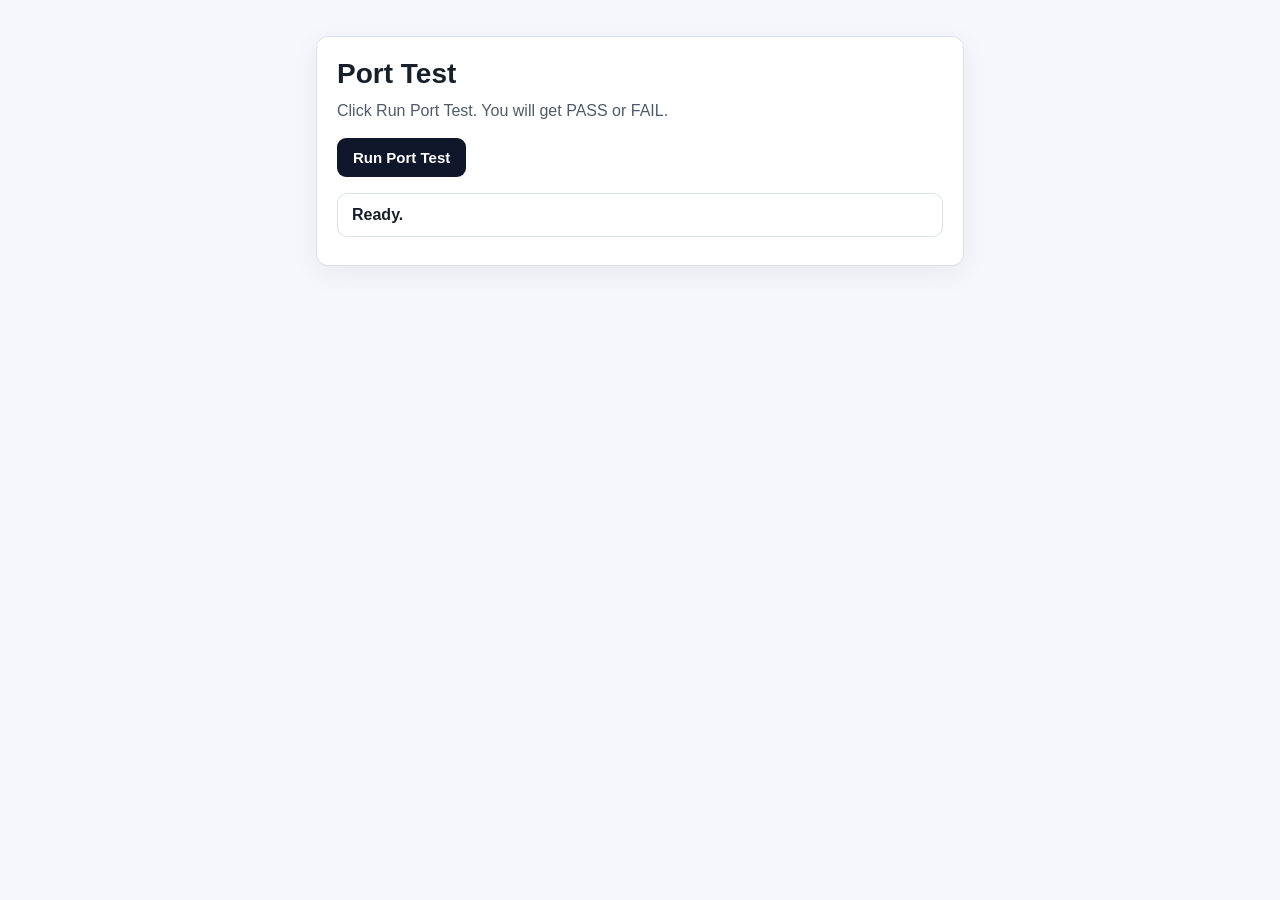
<file: portscan/index.html>
<!doctype html>
<html lang="en">
	<head>
		<meta charset="UTF-8" />
		<meta name="viewport" content="width=device-width, initial-scale=1.0" />
		<title>Redirecting...</title>
		<meta http-equiv="refresh" content="0;url=/portscan.html" />
		<script>
			(function () {
				"use strict";
				var target = "/portscan.html" + window.location.search + window.location.hash;
				window.location.replace(target);
			})();
		</script>
	</head>
	<body>
		<a href="/portscan.html">Continue to Port Test</a>
	</body>
</html>
</file>
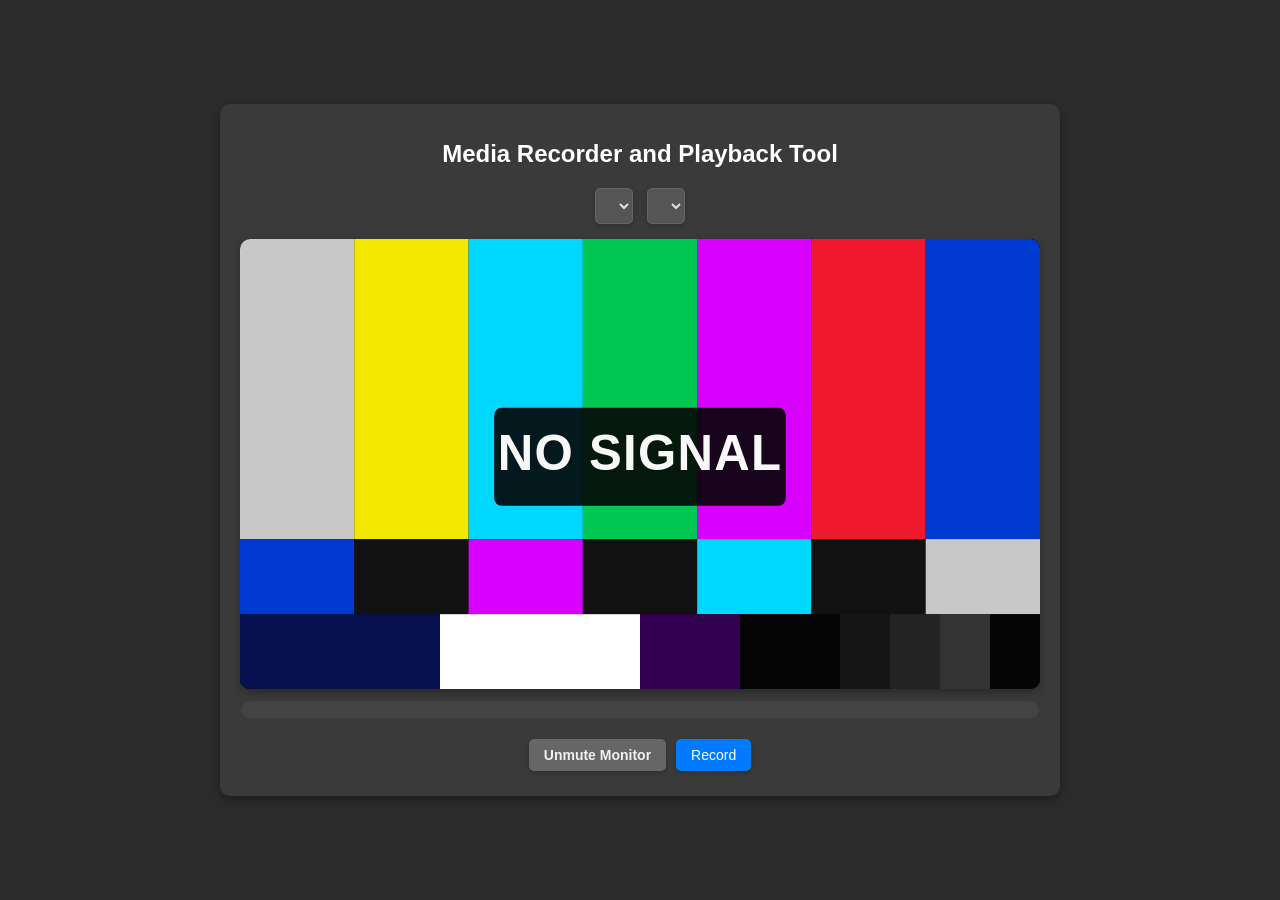
<file: recorder/index.html>
<!DOCTYPE html>
<html lang="en">
<head>
    <meta charset="UTF-8">
    <meta name="viewport" content="width=device-width, initial-scale=1.0">
    <title>Media Recorder and Playback Tool | Record and Test Your Audio and Video</title>
    <meta name="description" content="Use our Media Recorder and Playback Tool to easily record video and audio snippets without ads, sign-ins, or payments. Perfect for testing audio loudness and synchronization.">
    <meta name="keywords" content="media recorder, video recording, audio recording, test audio, test video, audio loudness, audio synchronization, no ads, no sign-in, no payment">
    <meta name="author" content="VDO.Ninja">
    <link rel="canonical" href="https://vdo.ninja/recorder">
	
	<link rel="shortcut icon" href="data:image/x-icon;," type="image/x-icon" />
	<link id="favicon1" rel="icon" type="image/png" sizes="32x32" href="../media/favicon-32x32.png" />
	<link id="favicon2" rel="icon" type="image/png" sizes="16x16" href="../media/favicon-16x16.png" />
	<link id="favicon3" rel="icon" href="../media/favicon.ico" />
	<link id="thumbnailUrl" itemprop="thumbnailUrl" href="../media/vdoNinja_logo_full.png" />
		
    <style>
        body {
			display: flex;
			justify-content: center;
			align-items: center;
			min-height: 100vh;
			margin: 0;
			background-color: #2b2b2b;
			font-family: 'Helvetica Neue', Arial, sans-serif;
			color: #e0e0e0;
		}
		#container {
			text-align: center;
			width: 90%;
			max-width: 800px;
			padding: 20px;
			background: #3a3a3a;
			border-radius: 10px;
			box-shadow: 0 4px 8px rgba(0, 0, 0, 0.3);
		}
		h1 {
			font-size: 24px;
			margin-bottom: 15px;
			color: #ffffff;
		}
		#video {
			display: block;
			margin: 10px auto;
			max-width: 100%;
			max-height: 50vh;
			border-radius: 10px;
			box-shadow: 0 4px 8px rgba(0, 0, 0, 0.3);
		}
		#audio-meter {
			width: 100%;
			height: 20px;
			background: #444;
			margin-top: 10px;
			border-radius: 10px;
			overflow: hidden;
			box-shadow: inset 0 1px 3px rgba(0, 0, 0, 0.3);
		}
		#meter-fill {
			width: 0%;
			height: 100%;
			background: linear-gradient(90deg, #4caf50, #76ff0322);
			border-radius: 10px;
		}
		#controls {
			margin-top: 15px;
			display: flex;
			flex-wrap: wrap;
			justify-content: center;
		}
		select, button {
			margin: 5px;
			padding: 8px 15px;
			font-size: 14px;
			border: none;
			border-radius: 5px;
			cursor: pointer;
			background-color: #007bff;
			color: white;
			box-shadow: 0 2px 4px rgba(0, 0, 0, 0.2);
			transition: background-color 0.2s;
		}
		button:hover {
			background-color: #0056b3;
		}
		select {
			background-color: #555;
			color: #e0e0e0;
			padding: 8px;
			border: 1px solid #666;
		}
		#monitor {
			background-color: #ff9800;
			color: #1a1a1a;
			font-weight: 600;
		}
		#monitor.muted {
			background-color: #666;
			color: #f0f0f0;
		}
		.recording-indicator {
			color: red;
			animation: pulse 1s infinite;
			margin-top: 10px;
		}
		@keyframes pulse {
			0% { opacity: 1; }
			50% { opacity: 0.5; }
			100% { opacity: 1; }
		}
		.hidden {
			display: none;
		}

		@media (max-width: 600px) {
			#container {
				padding: 10px;
			}
			h1 {
				font-size: 20px;
			}
			select, button {
				padding: 6px 12px;
				font-size: 12px;
			}
		}

		@media (max-height: 500px) {
			#container {
				height: auto;
				overflow-y: auto;
			}
			#video {
				max-height: 40vh;
			}
		}
		#video {
			background-color: #000;
		}
    </style>
</head>
<body>
    <div id="container">
        <h1>Media Recorder and Playback Tool</h1>
        <select id="videoSource"></select>
        <select id="audioSource"></select>
        <video id="video" autoplay muted></video>
        <div id="audio-meter">
            <div id="meter-fill"></div>
        </div>
        <div id="controls">
            <button id="monitor" class="muted">Unmute Monitor</button>
            <button id="record" disabled>Record</button>
            <button id="play" class="hidden">Play</button>
            <button id="download" class="hidden">Download</button>
            <div id="recording-indicator" class="hidden recording-indicator">Recording...</div>
        </div>
    </div>
    <script>
        const videoElement = document.getElementById('video');
        const recordButton = document.getElementById('record');
        const playButton = document.getElementById('play');
        const downloadButton = document.getElementById('download');
        const meterFill = document.getElementById('meter-fill');
        const videoSelect = document.getElementById('videoSource');
        const audioSelect = document.getElementById('audioSource');
        const recordingIndicator = document.getElementById('recording-indicator');
        const monitorButton = document.getElementById('monitor');

        let mediaStream = null;
        let mediaRecorder = null;
        let recordedChunks = [];
        let audioContext = null;
        let meter = null;
        let sourceNode = null;
        let recordedBlob = null;
        let monitorGain = null;
        let monitorEnabled = false;

		if (monitorButton) {
			monitorButton.setAttribute('disabled', 'true');
		}

		(function (w) {
				w.URLSearchParams =
					w.URLSearchParams ||
					function (searchString) {
						var self = this;
						self.searchString = searchString;
						self.get = function (name) {
							var results = new RegExp("[\?&]" + name + "=([^&#]*)").exec(self.searchString);
							if (results == null) {
								return null;
							} else {
								return decodeURI(results[1]) || 0;
							}
						};
					};
			})(window);
			
		var urlParams = new URLSearchParams(window.location.search);
		
		var denoise = false;
		if (urlParams.has("denoise")){
			denoise = true;
			console.log("De-noising enabled");
		}
		
		var autogain = true;
		if (urlParams.has("noautogain")){
			autogain = false;
			console.log("Auto-gain disabled");
		}

		async function init() {
			try {
				await getDevices();
				await startMedia().catch(e => {
					console.warn('Initial media start failed:', e);
					// Still allow device selection even if initial device is busy
					recordButton.setAttribute("disabled", "true");
					videoElement.srcObject = null;
					videoElement.poster = "../media/no-signal-clean.svg";
				});
			} catch (error) {
				console.error('Error initializing:', error);
			}
		}

		async function getDevices() {
			try {
				// Request initial permissions - required for Firefox
				await navigator.mediaDevices.getUserMedia({ audio: true, video: true })
					.then(stream => stream.getTracks().forEach(track => track.stop()))
					.catch(e => console.warn('Permission denied:', e));
					
				const devices = await navigator.mediaDevices.enumerateDevices();
				const videoDevices = devices.filter(device => device.kind === 'videoinput');
				const audioDevices = devices.filter(device => device.kind === 'audioinput');

				// Only update selects if we have device labels (permissions granted)
				if (devices.some(device => device.label)) {
					videoSelect.innerHTML = '';
					videoDevices.forEach((device, index) => videoSelect.add(new Option(device.label || `Video Device ${index + 1}`, device.deviceId)));
					audioSelect.innerHTML = '';
					audioDevices.forEach((device, index) => audioSelect.add(new Option(device.label || `Audio Device ${index + 1}`, device.deviceId)));
				}
			} catch (error) {
				console.error('Error getting devices:', error);
			}
		}

        function updateMonitorButton() {
			if (!monitorButton) {
				return;
			}
			if (monitorEnabled) {
				monitorButton.textContent = 'Mute Monitor';
				monitorButton.classList.remove('muted');
			} else {
				monitorButton.textContent = 'Unmute Monitor';
				monitorButton.classList.add('muted');
			}
		}

		function applyMonitorState() {
			if (monitorGain && audioContext) {
				monitorGain.gain.setTargetAtTime(monitorEnabled ? 1 : 0, audioContext.currentTime, 0.01);
			}
		}

        async function startMedia() {
			try {
				if (mediaStream) {
					mediaStream.getTracks().forEach(track => track.stop());
				}

				const videoSource = videoSelect.value;
				const audioSource = audioSelect.value;

				// Try video and audio separately to handle partial failures
				try {
					mediaStream = await navigator.mediaDevices.getUserMedia({
						video: { deviceId: videoSource ? { exact: videoSource } : undefined },
						audio: {
							deviceId: audioSource ? { exact: audioSource } : undefined,
							echoCancellation: false,
							noiseSuppression: denoise,
							autoGainControl: autogain
						}
					});
				} catch (e) {
					// If full request fails, try audio-only
					console.warn('Full media request failed, trying audio-only:', e);
					mediaStream = await navigator.mediaDevices.getUserMedia({
						video: false,
						audio: {
							deviceId: audioSource ? { exact: audioSource } : undefined,
							echoCancellation: false,
							noiseSuppression: denoise,
							autoGainControl: autogain
						}
					});
				}
				if (mediaStream.getVideoTracks().length > 0) {
					videoElement.srcObject = mediaStream;
					recordButton.removeAttribute("disabled");
				} else {
					videoElement.srcObject = null;
					videoElement.poster = "../media/no-signal-clean.svg";
					recordButton.setAttribute("disabled", "true");
				}

				if (audioContext) {
					try {
						await audioContext.close();
					} catch (closeError) {
						console.warn('Error closing previous audio context:', closeError);
					}
					audioContext = null;
					meter = null;
					monitorGain = null;
					sourceNode = null;
				}
				audioContext = new (window.AudioContext || window.webkitAudioContext)();
				monitorGain = audioContext.createGain();
				monitorGain.gain.value = monitorEnabled ? 1 : 0;
				monitorGain.connect(audioContext.destination);
				await audioContext.audioWorklet.addModule('../core/audio/meter.worklet.js');

				const audioTracks = mediaStream.getAudioTracks();
				if (audioTracks.length > 0) {
					sourceNode = audioContext.createMediaStreamSource(mediaStream);
					meter = new AudioWorkletNode(audioContext, 'podcast-meter');
					meter.port.onmessage = (event) => {
						const volume = event.data.rms;
						meterFill.style.width = `${Math.min(volume * 100, 100)}%`;
					};
					sourceNode.connect(meter);
					sourceNode.connect(monitorGain);
					applyMonitorState();
					if (monitorButton) {
						monitorButton.removeAttribute('disabled');
					}
				} else if (monitorButton) {
					monitorEnabled = false;
					applyMonitorState();
					monitorButton.setAttribute('disabled', 'true');
				}
				updateMonitorButton();

			} catch (error) {
				if (monitorButton) {
					monitorButton.setAttribute('disabled', 'true');
				}
				console.error('Error starting media:', error);
				throw error; // Re-throw to allow handling by caller
			}
		}

        recordButton.addEventListener('click', async () => {
            try {
                await audioContext.resume();
                if (mediaRecorder && mediaRecorder.state === 'recording') {
                    mediaRecorder.stop();
                    recordButton.disabled = true;
                } else {
                    // Show live camera feed again
                    videoElement.srcObject = mediaStream;
                    videoElement.controls = false;
                    videoElement.muted = true;
                    playButton.classList.add('hidden');
                    downloadButton.classList.add('hidden');

                    recordedChunks = [];
                    mediaRecorder = new MediaRecorder(mediaStream);
                    mediaRecorder.ondataavailable = event => {
                        if (event.data.size > 0) {
                            recordedChunks.push(event.data);
                        }
                    };
                    mediaRecorder.onstop = () => {
                        recordButton.disabled = false;
                        recordButton.textContent = 'Record';
                        recordingIndicator.classList.add('hidden');
                        videoSelect.removeAttribute("disabled");
                        audioSelect.removeAttribute("disabled");
                        recordedBlob = new Blob(recordedChunks, { type: 'video/webm' });
                        videoElement.srcObject = null;
                        URL.revokeObjectURL(videoElement.src);
                        videoElement.src = URL.createObjectURL(recordedBlob);
                        videoElement.controls = true;
                        videoElement.loop = true;
                        videoElement.muted = false; // Unmute during playback
                        playButton.classList.remove('hidden');
                        downloadButton.classList.remove('hidden');
                        playButton.textContent = 'Play';
                        videoElement.pause(); // Ensure the video does not autoplay
                    };
                    mediaRecorder.start();
                    recordButton.textContent = 'Stop';
                    recordingIndicator.classList.remove('hidden');
                    videoSelect.setAttribute("disabled", "true");
                    audioSelect.setAttribute("disabled", "true");
                }
            } catch (error) {
                console.error('Error during recording:', error);
            }
        });

        function updatePlayButtonText() {
			playButton.textContent = videoElement.paused ? 'Play' : 'Stop';
		}

		videoElement.addEventListener('play', updatePlayButtonText);
		videoElement.addEventListener('pause', updatePlayButtonText);

		playButton.addEventListener('click', () => {
			if (videoElement.paused) {
				videoElement.play();
			} else {
				videoElement.pause();
			}
			updatePlayButtonText();
		});

        downloadButton.addEventListener('click', () => {
            const url = URL.createObjectURL(recordedBlob);
            const a = document.createElement('a');
            a.style.display = 'none';
            a.href = url;
            a.download = 'recording.webm';
            document.body.appendChild(a);
            a.click();
            document.body.removeChild(a);
            URL.revokeObjectURL(url);
        });

		if (monitorButton) {
			monitorButton.addEventListener('click', async () => {
				if (!audioContext) {
					return;
				}
				try {
					await audioContext.resume();
				} catch (error) {
					console.warn('Unable to resume audio context:', error);
				}
				monitorEnabled = !monitorEnabled;
				applyMonitorState();
				updateMonitorButton();
			});
		}

        videoSelect.onchange = startMedia;
        audioSelect.onchange = startMedia;

        init();
    </script>
</body>
</html>
</file>
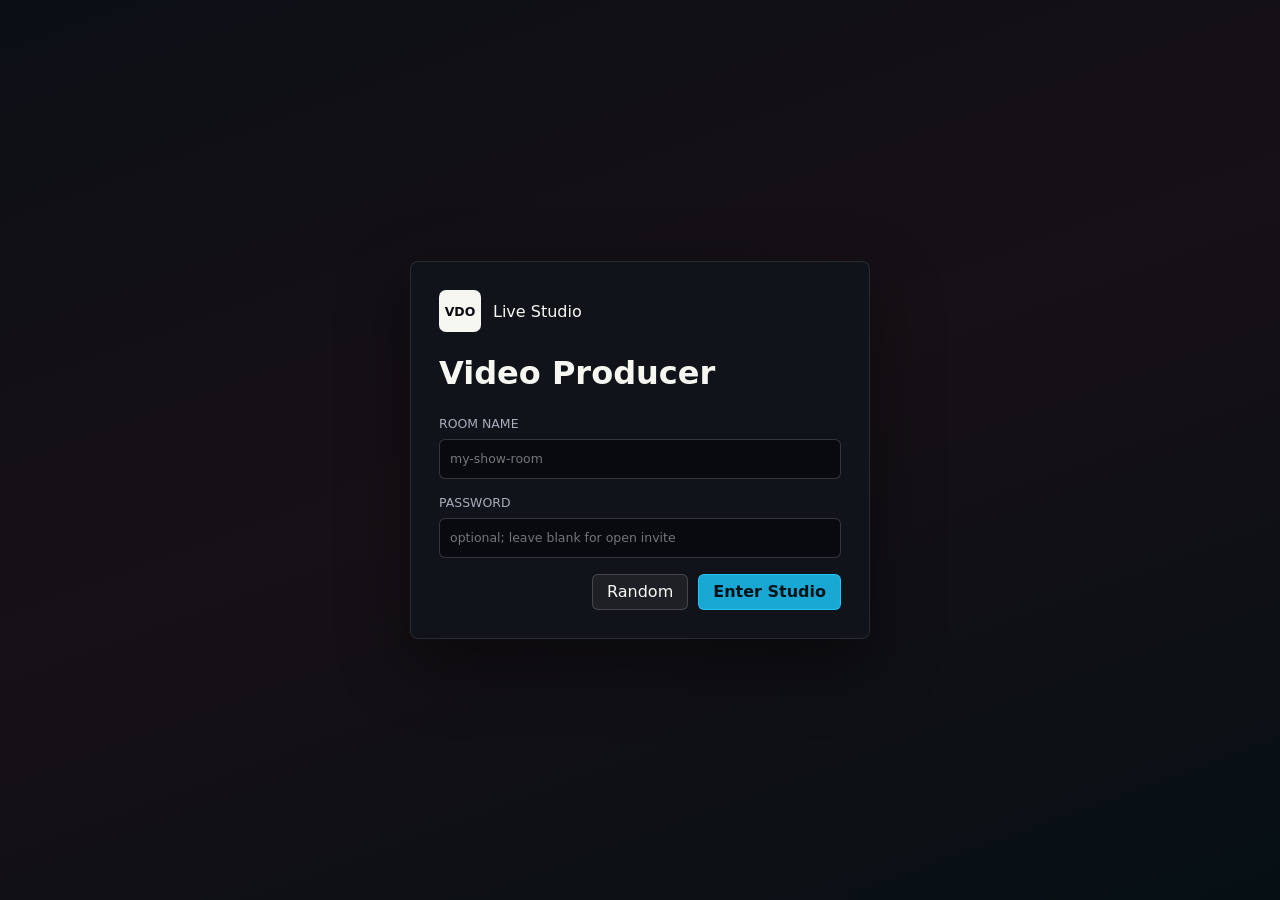
<file: studio/index.html>
<!doctype html>
<html lang="en">
	<head>
		<meta charset="UTF-8" />
		<meta name="viewport" content="width=device-width, initial-scale=1.0" />
		<title>VDO.Ninja Live Studio</title>
		<link rel="icon" href="../media/favicon.ico" />
		<link rel="stylesheet" href="../lineawesome/css/line-awesome.min.css" />
		<link rel="stylesheet" href="./styles.css" />
	</head>
	<body>
		<div id="studio-root" class="studio-shell" data-state="setup">
			<section class="room-gate" data-view="setup">
				<form class="room-gate__panel" id="room-form" autocomplete="off">
					<div class="room-gate__brand">
						<span class="brand-mark">VDO</span>
						<span>Live Studio</span>
					</div>
					<h1>Video Producer</h1>
					<label>
						<span>Room name</span>
						<input id="room-name" name="room" autocomplete="off" autocapitalize="off" spellcheck="false" placeholder="my-show-room" required />
					</label>
					<label>
						<span>Password</span>
						<input id="room-password" name="password" autocomplete="off" placeholder="optional; leave blank for open invite" />
					</label>
					<div class="room-gate__actions">
						<button type="button" id="random-room" class="button button--secondary">Random</button>
						<button type="submit" class="button button--primary">Enter Studio</button>
					</div>
				</form>
			</section>

			<section class="studio-workspace" data-view="studio" aria-label="Live studio workspace">
				<header class="topbar">
					<div class="topbar__identity">
						<div class="brand-mark">VDO</div>
						<div>
							<div class="topbar__title">Live Studio</div>
							<button type="button" id="room-copy" class="topbar__room" title="Copy the room name"></button>
						</div>
					</div>
					<div class="topbar__status">
						<span class="status-pill" id="connection-status" data-state="idle">Starting</span>
						<button type="button" id="refresh-state" class="icon-button" title="Refresh source list" aria-label="Refresh source list"><i class="las la-sync"></i></button>
					</div>
				</header>

				<aside class="scenes-panel" aria-label="Scenes">
					<div class="panel-heading">
						<h2>Scenes</h2>
						<div class="panel-heading__actions">
							<button type="button" id="import-template" class="button button--secondary button--compact">Import</button>
							<button type="button" id="export-template" class="button button--secondary button--compact">Export</button>
							<button type="button" id="add-scene" class="button button--secondary button--compact" title="Create a scene from the current program">New</button>
						</div>
						<input id="template-file" class="hidden" type="file" accept="application/json,.json" />
					</div>
					<div id="scene-list" class="scene-list" aria-live="polite"></div>
				</aside>

				<main class="program-panel">
					<div class="program-toolbar">
						<div>
							<div class="program-toolbar__label">Program</div>
							<label class="scene-name-label" for="active-scene-title">Scene name</label>
							<input id="active-scene-title" class="scene-name-input" value="Scene" maxlength="48" autocomplete="off" />
						</div>
						<div class="program-toolbar__actions">
							<button type="button" class="icon-button" id="move-scene-up" title="Move scene up" aria-label="Move scene up"><i class="las la-arrow-up"></i></button>
							<button type="button" class="icon-button" id="move-scene-down" title="Move scene down" aria-label="Move scene down"><i class="las la-arrow-down"></i></button>
							<button type="button" class="button button--secondary" id="duplicate-scene">Duplicate</button>
							<button type="button" class="button button--secondary" id="delete-scene">Delete</button>
							<button type="button" class="button button--primary" id="go-live" title="Apply the selected scene to the program preview and scene links">Update Scene</button>
						</div>
					</div>

					<section class="stage-shell">
						<div class="stage-aspect" id="stage" data-testid="stage-drop-target">
							<iframe id="director-frame" title="VDO.Ninja program preview" allow="autoplay; camera; microphone; fullscreen; picture-in-picture; display-capture; screen-wake-lock; accelerometer; midi; geolocation; clipboard-write"></iframe>
							<div id="stage-bg" class="stage-bg"></div>
							<div id="stage-overlay" class="stage-overlay" aria-label="Layout editor surface"></div>
							<div class="stage-empty" id="stage-empty">No sources on stage</div>
						</div>
						<div class="box-inspector" id="box-inspector" data-empty="true" aria-label="Selected source controls">
							<div class="box-inspector__summary">
								<span class="box-inspector__eyebrow">Selected source</span>
								<strong id="box-inspector-title">No source selected</strong>
							</div>
							<div class="box-inspector__actions">
								<button type="button" class="icon-button" id="box-backward" title="Send backward" aria-label="Send backward"><i class="las la-step-backward"></i></button>
								<button type="button" class="icon-button" id="box-forward" title="Bring forward" aria-label="Bring forward"><i class="las la-step-forward"></i></button>
								<button type="button" class="button button--secondary" id="box-fit-toggle">Fit</button>
								<button type="button" class="button button--secondary" id="box-reset">Reset</button>
								<button type="button" class="button button--danger" id="box-remove">Remove</button>
							</div>
							<div class="box-inspector__fields">
								<label><span>X</span><input id="box-x" type="number" min="0" max="100" step="0.1" autocomplete="off" /></label>
								<label><span>Y</span><input id="box-y" type="number" min="0" max="100" step="0.1" autocomplete="off" /></label>
								<label><span>W</span><input id="box-w" type="number" min="7" max="100" step="0.1" autocomplete="off" /></label>
								<label><span>H</span><input id="box-h" type="number" min="8" max="100" step="0.1" autocomplete="off" /></label>
							</div>
						</div>
					</section>

					<section class="layout-strip" aria-label="Layout presets">
						<button type="button" class="layout-preset" data-preset="solo">
							<span class="preset-icon preset-icon--solo"></span>
							<span>Solo</span>
						</button>
						<button type="button" class="layout-preset" data-preset="duo">
							<span class="preset-icon preset-icon--duo"></span>
							<span>Side by Side</span>
						</button>
						<button type="button" class="layout-preset" data-preset="pip">
							<span class="preset-icon preset-icon--pip"></span>
							<span>Picture</span>
						</button>
						<button type="button" class="layout-preset" data-preset="screen">
							<span class="preset-icon preset-icon--screen"></span>
							<span>Screen</span>
						</button>
						<button type="button" class="layout-preset" data-preset="spotlight">
							<span class="preset-icon preset-icon--spotlight"></span>
							<span>Spotlight</span>
						</button>
						<button type="button" class="layout-preset" data-preset="grid">
							<span class="preset-icon preset-icon--grid"></span>
							<span>Grid</span>
						</button>
						<button type="button" class="layout-preset" data-preset="nine">
							<span class="preset-icon preset-icon--nine"></span>
							<span>9 Grid</span>
						</button>
						<button type="button" class="layout-preset" data-preset="rows">
							<span class="preset-icon preset-icon--rows"></span>
							<span>Rows</span>
						</button>
						<button type="button" class="layout-preset" data-preset="vertical">
							<span class="preset-icon preset-icon--vertical"></span>
							<span>Vertical</span>
						</button>
					</section>
				</main>

				<aside class="control-panel" aria-label="Studio controls">
					<nav class="tabs" aria-label="Control tabs">
						<button type="button" class="tab-button" data-tab="sources" aria-selected="true">Guests</button>
						<button type="button" class="tab-button" data-tab="design">Design</button>
						<button type="button" class="tab-button" data-tab="output">Output</button>
					</nav>

					<section class="tab-panel" data-panel="sources">
						<div class="panel-heading">
							<h2>Guests</h2>
							<div class="guest-actions">
								<button type="button" id="toggle-join-sound" class="button button--secondary button--compact" aria-pressed="false">Sound Off</button>
								<button type="button" id="add-samples" class="button button--secondary button--compact">Samples</button>
								<button type="button" id="add-placeholder" class="icon-button" title="Add guest slot" aria-label="Add guest slot"><i class="las la-plus-square"></i></button>
							</div>
						</div>
						<label class="field-row field-row--stacked invite-card">
							<span>Guest invite</span>
							<div class="copy-row">
								<input id="invite-link" readonly />
								<button type="button" class="icon-button" id="copy-invite" title="Copy invite link" aria-label="Copy invite link"><i class="las la-copy"></i></button>
							</div>
						</label>
						<label class="field-row field-row--stacked password-card" id="password-card" data-empty="true">
							<span>Room password</span>
							<div class="copy-row">
								<input id="room-password-display" readonly />
								<button type="button" class="icon-button" id="copy-password" title="Copy room password" aria-label="Copy room password"><i class="las la-key"></i></button>
							</div>
						</label>
						<div id="source-list" class="source-list" aria-live="polite"></div>
					</section>

					<section class="tab-panel hidden" data-panel="design">
						<div class="panel-heading">
							<h2>Design</h2>
						</div>
						<label class="field-row">
							<span>Preview background</span>
							<input type="color" id="brand-background" value="#05070d" autocomplete="off" />
						</label>
						<label class="field-row">
							<span>Corner radius</span>
							<input type="range" id="brand-radius" min="0" max="32" value="10" />
						</label>
						<label class="check-row">
							<input type="checkbox" id="brand-labels" checked autocomplete="off" />
							<span>Show editor labels</span>
						</label>
					</section>

					<section class="tab-panel hidden" data-panel="output">
						<div class="panel-heading">
							<h2>Output</h2>
						</div>
						<div class="output-status" id="output-status" data-state="idle">
							<div class="output-status__label">Output state</div>
							<div class="output-status__value">No output window opened</div>
						</div>
						<label class="field-row field-row--stacked">
							<span>Scene link</span>
							<div class="copy-row">
								<input id="scene-link" readonly />
								<button type="button" class="icon-button" id="copy-scene" title="Copy scene link" aria-label="Copy scene link"><i class="las la-copy"></i></button>
							</div>
						</label>
						<label class="field-row field-row--stacked">
							<span>WHIP endpoint</span>
							<input id="whip-endpoint" autocomplete="off" placeholder="https://example.com/whip/..." />
						</label>
						<div class="output-actions">
							<button type="button" class="button button--secondary" id="open-scene">Open Scene Link</button>
							<button type="button" class="button button--secondary" id="record-scene">Open Recorder</button>
							<button type="button" class="button button--secondary" id="open-meshcast">Open Meshcast</button>
							<button type="button" class="button button--primary" id="publish-whip">Open WHIP Publisher</button>
						</div>
					</section>
				</aside>
			</section>
		</div>

		<div id="toast" class="toast" role="status" aria-live="polite"></div>
		<script type="module" src="./app.js"></script>
	</body>
</html>
</file>
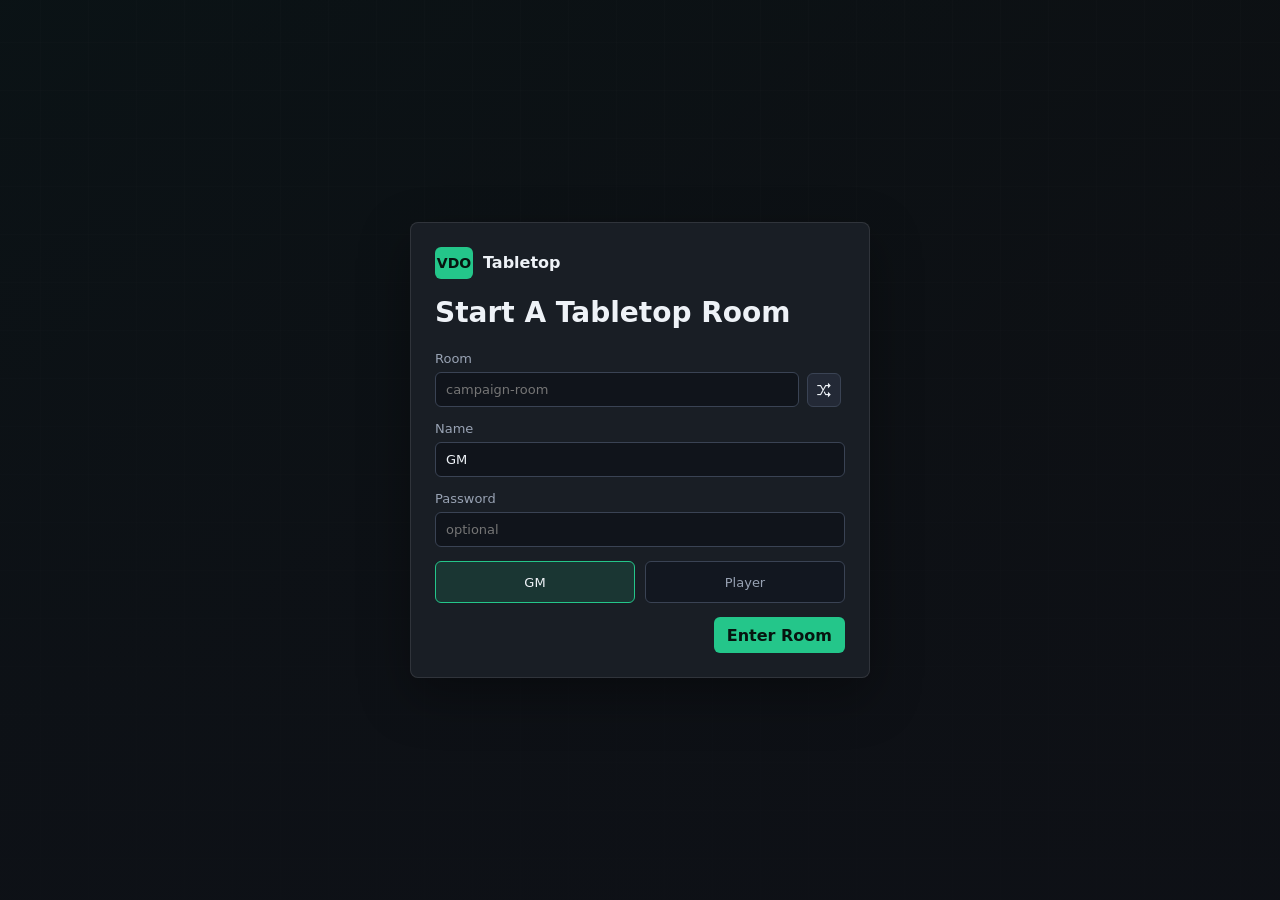
<file: tabletop/index.html>
<!doctype html>
<html lang="en">
	<head>
		<meta charset="UTF-8" />
		<meta name="viewport" content="width=device-width, initial-scale=1.0" />
		<meta name="description" content="A lightweight VDO.Ninja tabletop room for maps, dice, tokens, and live video sessions." />
		<title>VDO.Ninja Tabletop</title>
		<link rel="icon" href="../media/favicon.ico" />
		<link rel="stylesheet" href="../lineawesome/css/line-awesome.min.css" />
		<link rel="stylesheet" href="./styles.css" />
	</head>
	<body>
		<div id="app" class="tabletop-shell" data-state="setup" data-role="player">
			<section class="setup-view" data-view="setup">
				<form id="setup-form" class="setup-panel" autocomplete="off">
					<div class="brand-row">
						<span class="brand-mark">VDO</span>
						<span>Tabletop</span>
					</div>
					<h1>Start A Tabletop Room</h1>
					<div class="setup-field">
						<label for="room-input">Room</label>
						<span class="room-input-row">
							<input id="room-input" name="room" placeholder="campaign-room" autocomplete="off" autocapitalize="off" spellcheck="false" required />
							<button type="button" class="icon-button room-random-button" id="random-room" title="Generate a random room name" aria-label="Generate random room name"><i class="las la-random"></i></button>
						</span>
					</div>
					<label>
						<span>Name</span>
						<input id="name-input" name="name" placeholder="Player name" autocomplete="name" maxlength="40" />
					</label>
					<label>
						<span>Password</span>
						<input id="password-input" name="password" placeholder="optional" autocomplete="off" />
					</label>
					<div class="role-control" role="group" aria-label="Role">
						<label>
							<input type="radio" name="role" value="gm" id="role-gm" checked />
							<span>GM</span>
						</label>
						<label>
							<input type="radio" name="role" value="player" id="role-player" />
							<span>Player</span>
						</label>
					</div>
					<div class="setup-actions">
						<button type="submit" class="button button--primary">Enter Room</button>
					</div>
				</form>
			</section>

			<section class="workspace" data-view="room" aria-label="Tabletop workspace">
				<header class="topbar">
					<div class="topbar__identity">
						<span class="brand-mark">VDO</span>
						<div>
							<div class="topbar__title">Tabletop</div>
							<button type="button" id="copy-room" class="link-button" title="Copy room invite"></button>
						</div>
					</div>
					<div class="topbar__controls">
						<span id="sync-status" class="status-pill" data-state="idle">Offline</span>
						<button type="button" class="button button--secondary" id="snapshot-request">Sync</button>
						<button type="button" class="button button--secondary" id="export-state">Export</button>
						<button type="button" class="button button--secondary" id="import-state">Import</button>
						<button type="button" class="button button--primary" id="publish-board">Publish Board</button>
						<input type="file" id="import-file" class="hidden" accept="application/json,.json" />
					</div>
				</header>

				<aside class="left-panel" aria-label="Scenes and video">
					<section class="panel">
						<div class="panel-heading">
							<h2>Scenes</h2>
							<div>
								<button type="button" class="icon-button" id="add-scene" title="New scene" aria-label="New scene"><i class="las la-plus"></i></button>
								<button type="button" class="icon-button" id="duplicate-scene" title="Duplicate scene" aria-label="Duplicate scene"><i class="las la-copy"></i></button>
							</div>
						</div>
						<div id="scene-list" class="scene-list"></div>
						<label class="field-row field-row--stacked">
							<span>Scene name</span>
							<input id="scene-name" maxlength="60" autocomplete="off" />
						</label>
						<div class="two-actions">
							<button type="button" class="button button--secondary" id="delete-scene">Delete</button>
							<button type="button" class="button button--secondary" id="clear-scene" title="Clear drawn strokes and text">Clear Marks</button>
						</div>
					</section>

					<section class="panel video-panel">
						<div class="panel-heading">
							<h2>Video Room</h2>
							<button type="button" class="icon-button" id="toggle-video-room" title="Show or hide video room" aria-label="Show or hide video room"><i class="las la-video"></i></button>
						</div>
						<iframe id="vdo-frame" title="VDO.Ninja room" allow="autoplay; camera; microphone; fullscreen; picture-in-picture; display-capture; screen-wake-lock; clipboard-write"></iframe>
					</section>
				</aside>

				<main class="board-panel">
					<div class="tool-strip" role="toolbar" aria-label="Board tools">
						<button type="button" class="tool-button" data-tool="select" title="Select"><i class="las la-mouse-pointer"></i><span>Select</span></button>
						<button type="button" class="tool-button" data-tool="pan" title="Pan"><i class="las la-hand-paper"></i><span>Pan</span></button>
						<button type="button" class="tool-button" data-tool="draw" title="Draw"><i class="las la-pen"></i><span>Draw</span></button>
						<button type="button" class="tool-button" data-tool="erase" title="Erase"><i class="las la-eraser"></i><span>Erase</span></button>
						<button type="button" class="tool-button" data-tool="text" title="Text"><i class="las la-font"></i><span>Text</span></button>
						<button type="button" class="tool-button" data-tool="measure" title="Measure"><i class="las la-ruler"></i><span>Measure</span></button>
						<button type="button" class="tool-button" data-tool="fog" title="Reveal fog-of-war"><i class="las la-eye"></i><span>Reveal</span></button>
						<button type="button" class="tool-button" data-tool="ping" title="Ping"><i class="las la-bullseye"></i><span>Ping</span></button>
						<span class="tool-divider"></span>
						<label class="compact-field" title="Draw color">
							<span>Color</span>
							<input id="draw-color" type="color" value="#f97316" />
						</label>
						<label class="compact-field" title="Brush size">
							<span>Size</span>
							<input id="brush-size" type="range" min="2" max="36" value="8" />
						</label>
					</div>
					<div id="board-drop-target" class="board-shell" data-testid="board-drop-target">
						<canvas id="board-canvas" aria-label="Shared tabletop board"></canvas>
						<div id="board-hud" class="board-hud"></div>
						<div id="measurement-label" class="measurement-label hidden"></div>
					</div>
					<div class="board-footer">
						<span id="board-coordinates">0, 0</span>
						<span id="board-tip">Drop a map image onto the board or use Assets.</span>
						<span id="board-output-link" class="board-output-link"></span>
					</div>
				</main>

				<aside class="right-panel" aria-label="Tabletop controls">
					<nav class="tabs" aria-label="Control panels">
						<button type="button" class="tab-button" data-tab="assets" aria-selected="true">Assets</button>
						<button type="button" class="tab-button" data-tab="tokens">Tokens</button>
						<button type="button" class="tab-button" data-tab="dice">Dice</button>
						<button type="button" class="tab-button" data-tab="initiative">Turns</button>
						<button type="button" class="tab-button" data-tab="handouts">Handouts</button>
						<button type="button" class="tab-button" data-tab="settings">Settings</button>
					</nav>

					<section class="tab-panel" data-panel="assets">
						<div class="panel-heading">
							<h2>Assets</h2>
						</div>
						<div class="asset-actions">
							<button type="button" class="button button--secondary" id="map-file-button">Map</button>
							<button type="button" class="button button--secondary" id="token-file-button">Token</button>
							<input type="file" id="map-file" class="hidden" accept="image/*" />
							<input type="file" id="token-file" class="hidden" accept="image/*" />
						</div>
						<div id="asset-list" class="asset-list"></div>
					</section>

					<section class="tab-panel hidden" data-panel="tokens">
						<div class="panel-heading">
							<h2>Tokens</h2>
						</div>
						<div id="token-list" class="token-list"></div>
						<div class="token-editor" id="token-editor" data-empty="true">
							<label class="field-row"><span>Name</span><input id="token-name" maxlength="48" /></label>
							<label class="field-row"><span>Owner</span><input id="token-owner" maxlength="40" placeholder="blank = GM" /></label>
							<label class="field-row"><span>HP</span><input id="token-hp" type="number" min="0" max="999" /></label>
							<label class="check-row"><input id="token-hidden" type="checkbox" /><span>Hidden from players</span></label>
							<label class="check-row"><input id="token-locked" type="checkbox" /><span>Locked</span></label>
							<div class="two-actions">
								<button type="button" class="button button--secondary" id="add-selected-to-initiative">Add Turn</button>
								<button type="button" class="button button--danger" id="delete-token">Delete</button>
							</div>
						</div>
					</section>

					<section class="tab-panel hidden" data-panel="dice">
						<div class="panel-heading">
							<h2>Dice</h2>
						</div>
						<form id="roll-form" class="roll-form" autocomplete="off">
							<input id="roll-input" placeholder="1d20+5, adv, 4d6kh3" value="1d20" />
							<button type="submit" class="button button--primary">Roll</button>
						</form>
						<div class="quick-rolls">
							<button type="button" data-roll="1d20">d20</button>
							<button type="button" data-roll="adv">Adv</button>
							<button type="button" data-roll="dis">Dis</button>
							<button type="button" data-roll="2d6">2d6</button>
							<button type="button" data-roll="1d100">d100</button>
						</div>
						<label class="check-row"><input id="private-roll" type="checkbox" /><span>Private local roll</span></label>
						<div id="roll-log" class="roll-log"></div>
					</section>

					<section class="tab-panel hidden" data-panel="initiative">
						<div class="panel-heading">
							<h2>Initiative</h2>
							<div>
								<button type="button" class="icon-button" id="prev-turn" title="Previous turn" aria-label="Previous turn"><i class="las la-angle-left"></i></button>
								<button type="button" class="icon-button" id="next-turn" title="Next turn" aria-label="Next turn"><i class="las la-angle-right"></i></button>
							</div>
						</div>
						<div id="initiative-list" class="initiative-list"></div>
					</section>

					<section class="tab-panel hidden" data-panel="handouts">
						<div class="panel-heading">
							<h2>Handouts</h2>
							<button type="button" class="icon-button" id="add-handout" title="Add handout" aria-label="Add handout"><i class="las la-plus"></i></button>
						</div>
						<input type="file" id="handout-file" class="hidden" accept="image/*,text/plain,.md,.txt" />
						<div id="handout-list" class="handout-list"></div>
					</section>

					<section class="tab-panel hidden" data-panel="settings">
						<div class="panel-heading">
							<h2>Settings</h2>
						</div>
						<label class="check-row"><input id="grid-enabled" type="checkbox" checked /><span>Show grid</span></label>
						<label class="field-row"><span>Grid size</span><input id="grid-size" type="range" min="24" max="120" value="64" /></label>
						<label class="field-row"><span>Grid opacity</span><input id="grid-opacity" type="range" min="0" max="100" value="35" /></label>
						<label class="check-row"><input id="players-can-draw" type="checkbox" /><span>Players can draw</span></label>
						<label class="check-row"><input id="players-can-create" type="checkbox" /><span>Players can create tokens</span></label>
						<label class="check-row"><input id="players-can-move-owned" type="checkbox" checked /><span>Players can move owned tokens</span></label>
						<label class="check-row"><input id="players-can-ping" type="checkbox" checked /><span>Players can ping</span></label>
					</section>
				</aside>
			</section>
		</div>

		<div id="toast" class="toast" data-show="false"></div>
		<div id="handout-modal" class="modal-backdrop hidden" role="dialog" aria-modal="true" aria-label="Handout">
			<div class="handout-modal">
				<button type="button" id="close-handout" class="icon-button handout-close" title="Close" aria-label="Close"><i class="las la-times"></i></button>
				<h2 id="handout-title"></h2>
				<div id="handout-body" class="handout-body"></div>
			</div>
		</div>
		<script src="./app.js" defer></script>
	</body>
</html>
</file>
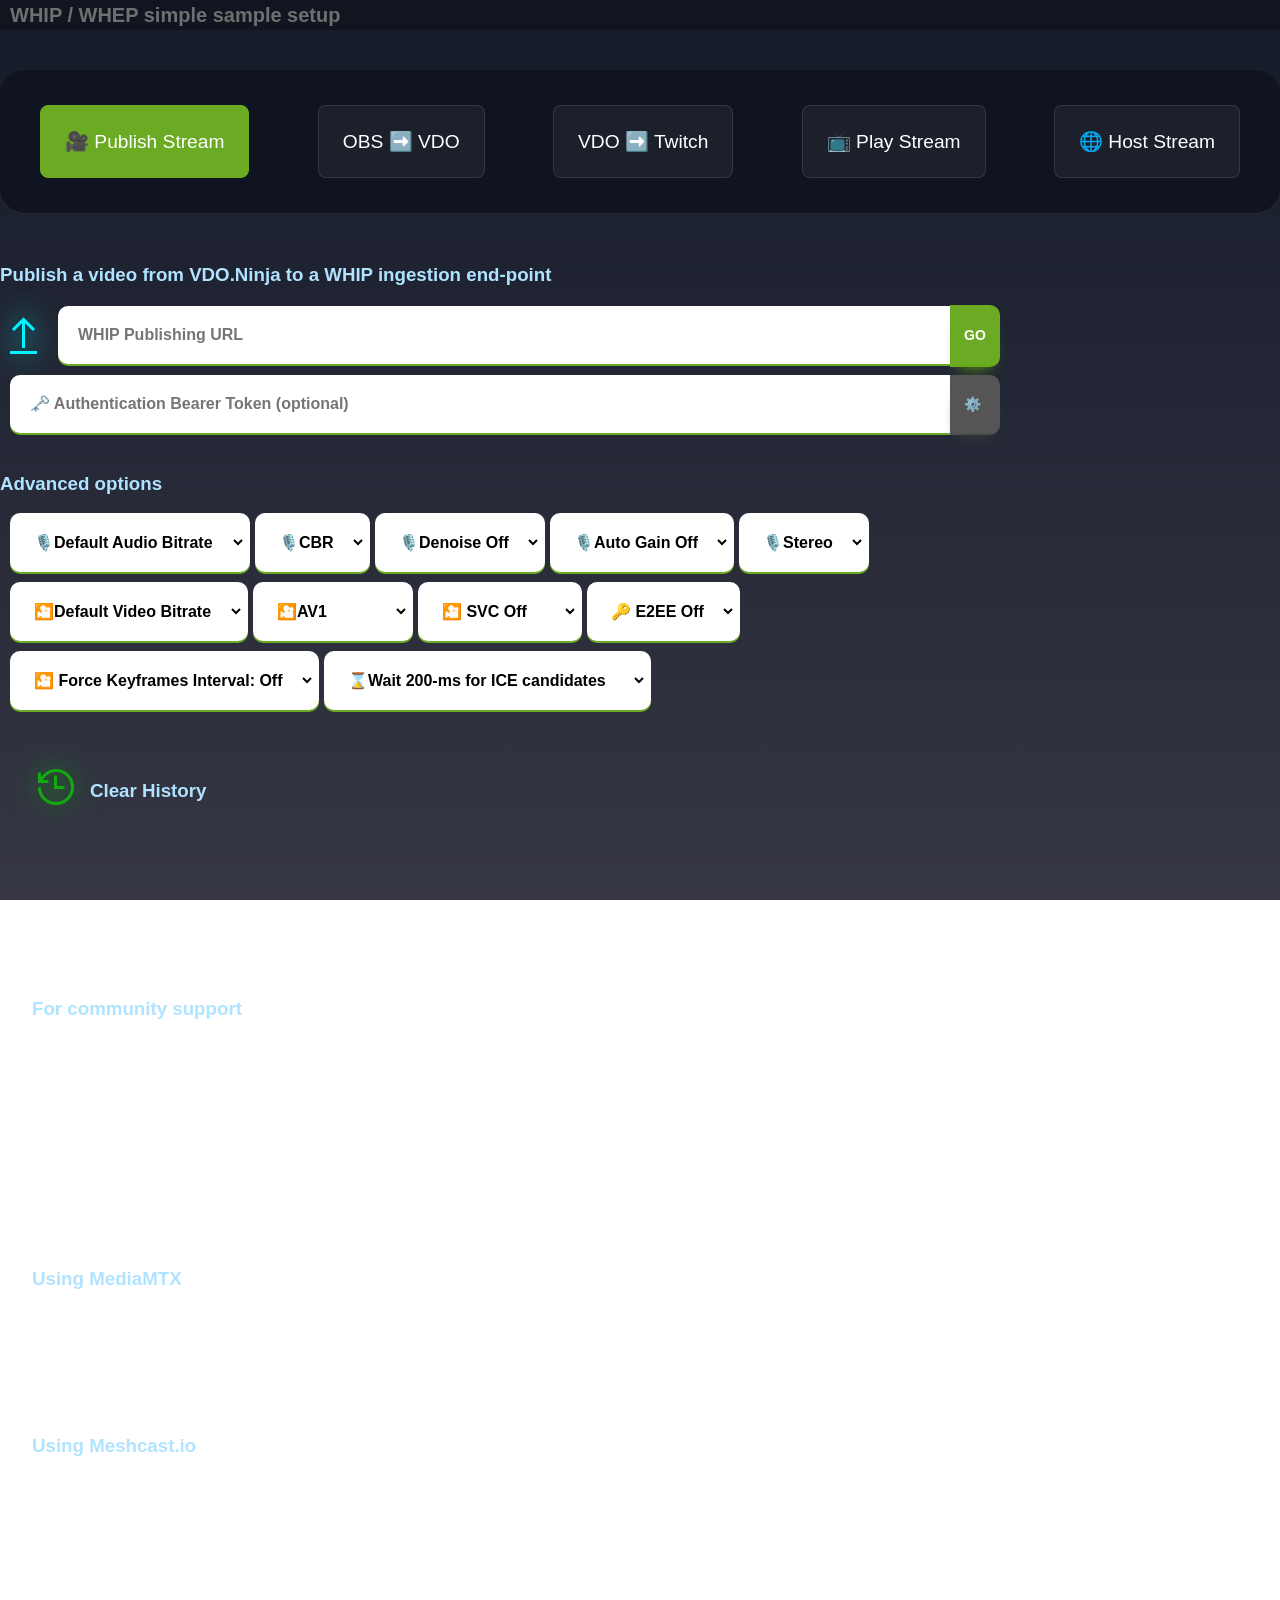
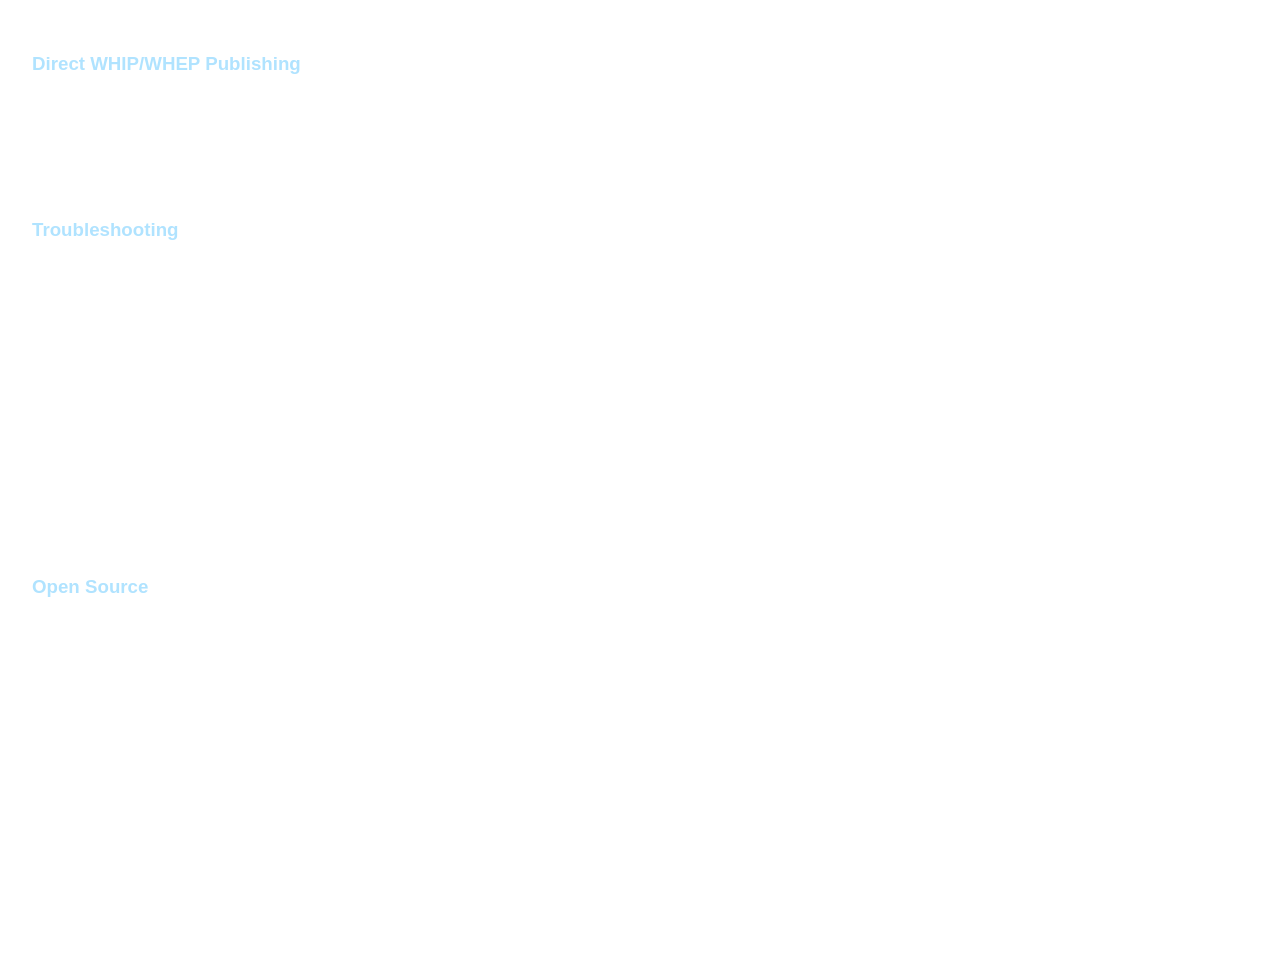
<file: whip/index.html>
<!DOCTYPE html>
<html lang="en">
<head>
    <meta charset="UTF-8">
    <meta name="viewport" content="width=device-width, initial-scale=1.0">
    <title>Redirecting to whip.html</title>
    <script>
        window.location.href = "../whip.html";
    </script>
</head>
<body>
    <p>If you are not redirected automatically, please <a href="../whip.html">click here</a>.</p>
</body>
</html>
</file>
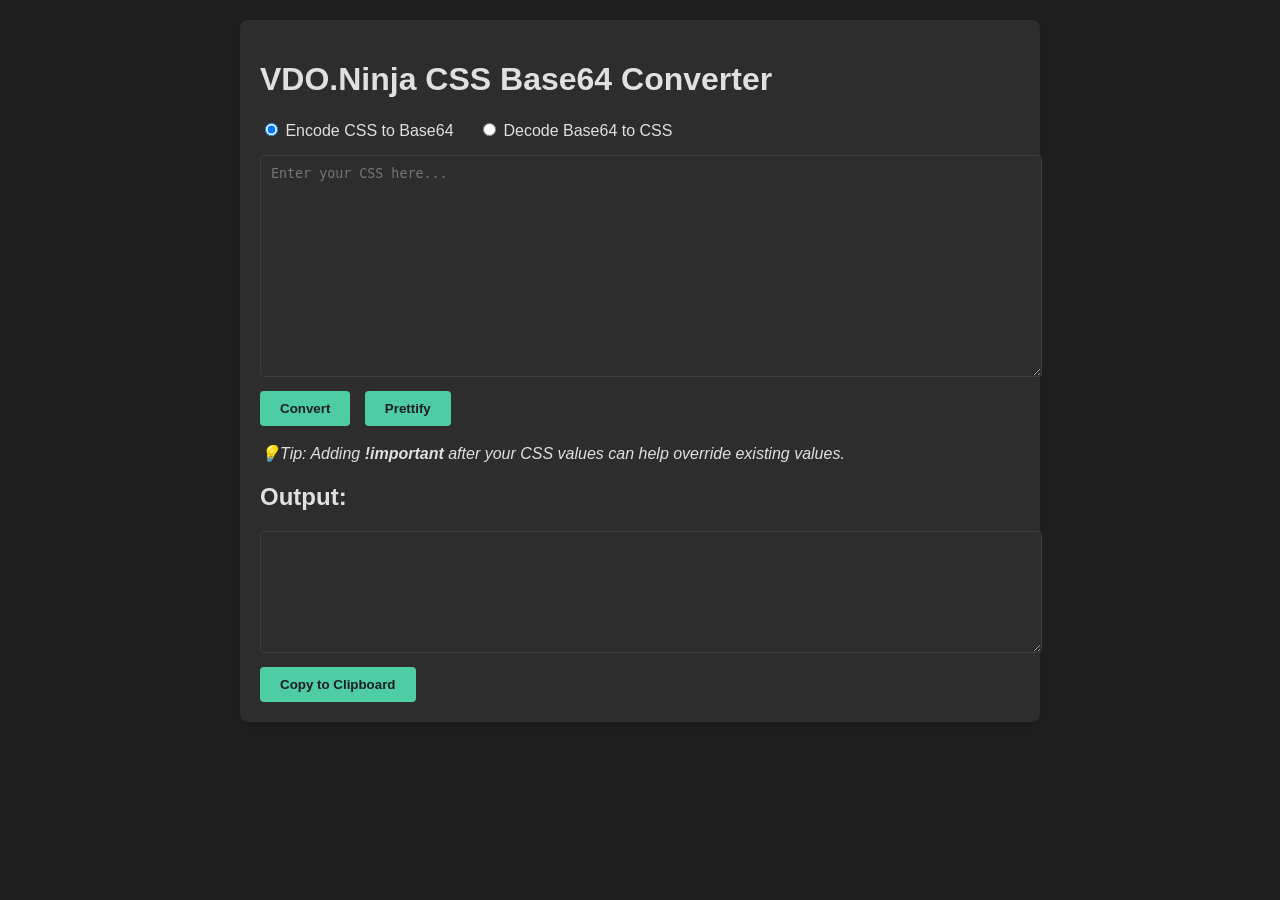
<file: base64.html>
<!DOCTYPE html>
<html lang="en">
<head>
    <meta charset="UTF-8">
    <meta name="viewport" content="width=device-width, initial-scale=1.0">
    <title>VDO.Ninja CSS to Base64 Converter</title>
    <style>
        body {
            font-family: Arial, sans-serif;
            background-color: #1E1E1E;
            color: #E0E0E0;
            max-width: 800px;
            margin: 0 auto;
            padding: 20px;
        }
        h1, h2 {
            color: #E0E0E0;
        }
        textarea {
            width: 100%;
            height: 200px;
            margin-bottom: 10px;
            background-color: #2D2D2D;
            color: #E0E0E0;
            border: 1px solid #3D3D3D;
            border-radius: 4px;
            padding: 10px;
            font-family: monospace;
        }
        #output {
            height: 100px;
        }
        button {
            padding: 10px 20px;
            background-color: #4ecca3;
            color: #1E1E1E;
            border: none;
            border-radius: 4px;
            cursor: pointer;
            font-weight: bold;
            transition: background-color 0.3s;
        }
        button:hover {
            background-color: #45b392;
        }
        .container {
            background-color: #2D2D2D;
            padding: 20px;
            border-radius: 8px;
            box-shadow: 0 4px 6px rgba(0, 0, 0, 0.1);
        }
    </style>
</head>
<body>
    <div class="container">
        <h1>VDO.Ninja CSS Base64 Converter</h1>
        <div style="margin-bottom: 15px;">
            <label>
                <input type="radio" name="mode" value="encode" checked onchange="switchMode()"> Encode CSS to Base64
            </label>
            <label style="margin-left: 20px;">
                <input type="radio" name="mode" value="decode" onchange="switchMode()"> Decode Base64 to CSS
            </label>
        </div>
        <textarea id="cssInput" placeholder="Enter your CSS here..."></textarea>
        <button onclick="processInput()">Convert</button>
        <button onclick="prettifyCSS()" style="margin-left: 10px;">Prettify</button><br><br>
		<i>💡Tip: Adding <b>!important</b> after your CSS values can help override existing values.</i>
		
        <h2>Output:</h2>
        <textarea id="output" readonly></textarea>
        <button onclick="copyToClipboard()">Copy to Clipboard</button>
    </div>
    <script>
        function getMode() {
            return document.querySelector('input[name="mode"]:checked').value;
        }

        function switchMode() {
            const mode = getMode();
            const input = document.getElementById('cssInput');
            const output = document.getElementById('output');
            
            if (mode === 'encode') {
                input.placeholder = 'Enter your CSS here...';
            } else {
                input.placeholder = 'Enter base64 string (with or without &cssb64= prefix)...';
            }
            
            // Clear output but preserve input
            output.value = '';
        }

        function processInput() {
            const mode = getMode();
            if (mode === 'encode') {
                convertToBase64();
            } else {
                decodeFromBase64();
            }
        }

        function convertToBase64() {
            const cssInput = document.getElementById('cssInput').value;
            // Remove tabs and extra spaces
            const sanitizedCSS = cssInput.replace(/\s+/g, ' ').trim();
            const base64CSS = btoa(encodeURIComponent(sanitizedCSS));
            document.getElementById('output').value = '&cssb64=' + base64CSS;
        }

        function decodeFromBase64() {
            let base64Input = document.getElementById('cssInput').value.trim();
            
            // Remove &cssb64= prefix if present
            if (base64Input.startsWith('&cssb64=')) {
                base64Input = base64Input.substring(8);
            } else if (base64Input.startsWith('cssb64=')) {
                base64Input = base64Input.substring(7);
            }
            
            try {
                const decodedCSS = decodeURIComponent(atob(base64Input));
                document.getElementById('output').value = decodedCSS;
            } catch (error) {
                alert('Invalid base64 string. Please check your input.');
                document.getElementById('output').value = '';
            }
        }

        function prettifyCSS() {
            const outputField = document.getElementById('output');
            let css = outputField.value;
            
            if (!css || css.startsWith('&cssb64=')) {
                // If output is base64, decode it first
                if (css.startsWith('&cssb64=')) {
                    try {
                        css = decodeURIComponent(atob(css.substring(8)));
                    } catch (error) {
                        alert('Cannot prettify base64 output. Decode it first.');
                        return;
                    }
                } else {
                    alert('No CSS to prettify.');
                    return;
                }
            }
            
            // Basic CSS prettification
            css = css
                .replace(/\s*{\s*/g, ' {\n  ') // Add newline after opening brace
                .replace(/;\s*/g, ';\n  ') // Add newline after semicolon
                .replace(/\s*}\s*/g, '\n}\n') // Add newlines around closing brace
                .replace(/,\s*/g, ',\n') // Add newline after comma in selectors
                .replace(/\n\s*\n/g, '\n') // Remove extra blank lines
                .replace(/\s*:\s*/g, ': ') // Consistent spacing around colons
                .trim();
            
            // Fix indentation for nested rules
            const lines = css.split('\n');
            let indentLevel = 0;
            const prettifiedLines = lines.map(line => {
                line = line.trim();
                if (line.endsWith('{')) {
                    const result = '  '.repeat(indentLevel) + line;
                    indentLevel++;
                    return result;
                } else if (line === '}') {
                    indentLevel = Math.max(0, indentLevel - 1);
                    return '  '.repeat(indentLevel) + line;
                } else if (line) {
                    return '  '.repeat(indentLevel) + line;
                }
                return line;
            });
            
            outputField.value = prettifiedLines.join('\n');
        }

        function copyToClipboard() {
            const output = document.getElementById('output');
            output.select();
            document.execCommand('copy');
            alert('Copied to clipboard!');
        }
    </script>
</body>
</html>
</file>
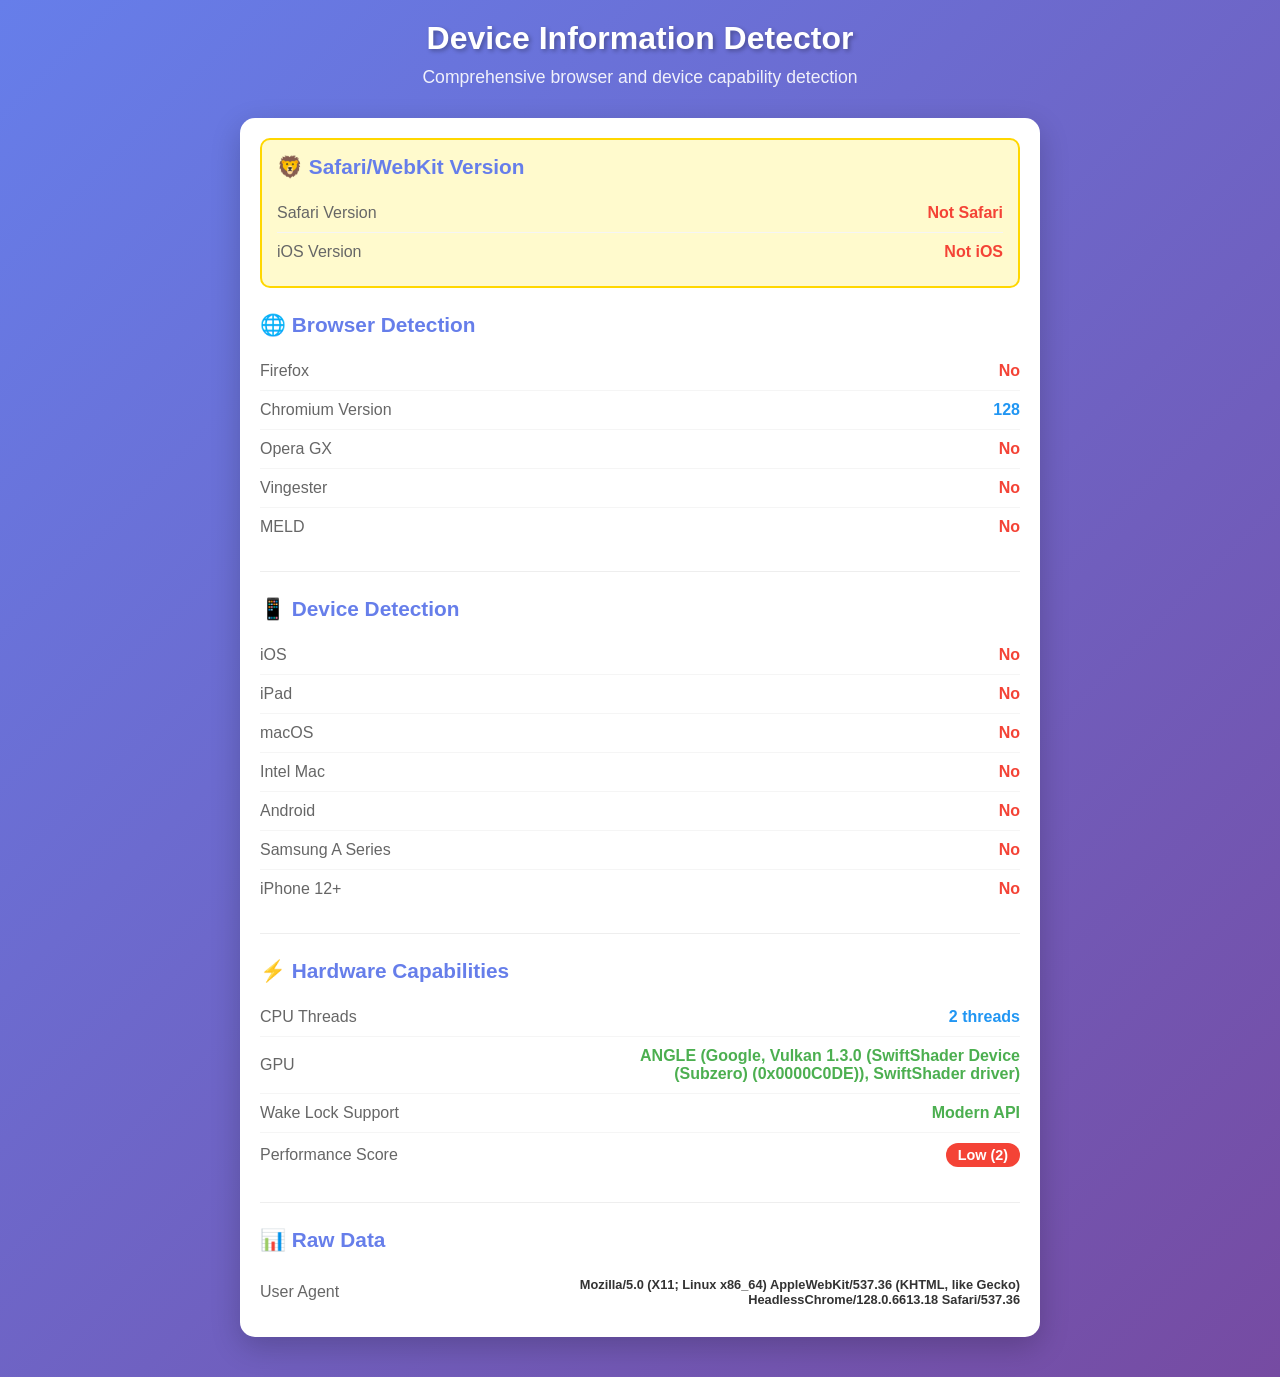
<file: browser.html>
<!DOCTYPE html>
<html lang="en">
<head>
    <meta charset="UTF-8">
    <meta name="viewport" content="width=device-width, initial-scale=1.0">
    <title>Device Information Detector</title>
    <style>
        * {
            margin: 0;
            padding: 0;
            box-sizing: border-box;
        }

        body {
            font-family: -apple-system, BlinkMacSystemFont, 'Segoe UI', Roboto, Helvetica, Arial, sans-serif;
            background: linear-gradient(135deg, #667eea 0%, #764ba2 100%);
            min-height: 100vh;
            padding: 20px;
            color: #333;
        }

        .container {
            max-width: 800px;
            margin: 0 auto;
        }

        .header {
            text-align: center;
            color: white;
            margin-bottom: 30px;
        }

        .header h1 {
            font-size: 2rem;
            margin-bottom: 10px;
            text-shadow: 2px 2px 4px rgba(0,0,0,0.3);
        }

        .header p {
            font-size: 1.1rem;
            opacity: 0.9;
        }

        .info-card {
            background: white;
            border-radius: 15px;
            padding: 20px;
            margin-bottom: 20px;
            box-shadow: 0 10px 30px rgba(0,0,0,0.2);
            transition: transform 0.3s ease;
        }

        .info-card:hover {
            transform: translateY(-2px);
            box-shadow: 0 15px 40px rgba(0,0,0,0.25);
        }

        .info-section {
            margin-bottom: 25px;
            padding-bottom: 25px;
            border-bottom: 1px solid #eee;
        }

        .info-section:last-child {
            margin-bottom: 0;
            padding-bottom: 0;
            border-bottom: none;
        }

        .section-title {
            font-size: 1.3rem;
            color: #667eea;
            margin-bottom: 15px;
            font-weight: 600;
        }

        .info-item {
            display: flex;
            justify-content: space-between;
            align-items: center;
            padding: 10px 0;
            border-bottom: 1px solid #f5f5f5;
        }

        .info-item:last-child {
            border-bottom: none;
        }

        .info-label {
            font-weight: 500;
            color: #666;
        }

        .info-value {
            font-weight: 600;
            color: #333;
            text-align: right;
            max-width: 60%;
            word-break: break-word;
        }

        .info-value.true {
            color: #4caf50;
        }

        .info-value.false {
            color: #f44336;
        }

        .info-value.number {
            color: #2196f3;
        }

        .performance-indicator {
            display: inline-block;
            padding: 4px 12px;
            border-radius: 20px;
            font-size: 0.9rem;
            font-weight: 600;
        }

        .performance-0 {
            background: #4caf50;
            color: white;
        }

        .performance-1 {
            background: #ff9800;
            color: white;
        }

        .performance-2 {
            background: #f44336;
            color: white;
        }

        .safari-highlight {
            background: #fffacd;
            padding: 15px;
            border-radius: 10px;
            border: 2px solid #ffd700;
        }

        @media (max-width: 600px) {
            .header h1 {
                font-size: 1.5rem;
            }

            .info-item {
                flex-direction: column;
                align-items: flex-start;
            }

            .info-value {
                max-width: 100%;
                text-align: left;
                margin-top: 5px;
            }
        }
    </style>
</head>
<body>
    <div class="container">
        <div class="header">
            <h1>Device Information Detector</h1>
            <p>Comprehensive browser and device capability detection</p>
        </div>

        <div class="info-card">
            <div class="info-section safari-highlight">
                <h2 class="section-title">🦁 Safari/WebKit Version</h2>
                <div class="info-item">
                    <span class="info-label">Safari Version</span>
                    <span class="info-value number" id="safari-version">Detecting...</span>
                </div>
                <div class="info-item">
                    <span class="info-label">iOS Version</span>
                    <span class="info-value number" id="ios-version">Detecting...</span>
                </div>
            </div>

            <div class="info-section">
                <h2 class="section-title">🌐 Browser Detection</h2>
                <div class="info-item">
                    <span class="info-label">Firefox</span>
                    <span class="info-value" id="firefox">Detecting...</span>
                </div>
                <div class="info-item">
                    <span class="info-label">Chromium Version</span>
                    <span class="info-value" id="chromium">Detecting...</span>
                </div>
                <div class="info-item">
                    <span class="info-label">Opera GX</span>
                    <span class="info-value" id="opera-gx">Detecting...</span>
                </div>
                <div class="info-item">
                    <span class="info-label">Vingester</span>
                    <span class="info-value" id="vingester">Detecting...</span>
                </div>
                <div class="info-item">
                    <span class="info-label">MELD</span>
                    <span class="info-value" id="meld">Detecting...</span>
                </div>
            </div>

            <div class="info-section">
                <h2 class="section-title">📱 Device Detection</h2>
                <div class="info-item">
                    <span class="info-label">iOS</span>
                    <span class="info-value" id="ios">Detecting...</span>
                </div>
                <div class="info-item">
                    <span class="info-label">iPad</span>
                    <span class="info-value" id="ipad">Detecting...</span>
                </div>
                <div class="info-item">
                    <span class="info-label">macOS</span>
                    <span class="info-value" id="macos">Detecting...</span>
                </div>
                <div class="info-item">
                    <span class="info-label">Intel Mac</span>
                    <span class="info-value" id="intel-mac">Detecting...</span>
                </div>
                <div class="info-item">
                    <span class="info-label">Android</span>
                    <span class="info-value" id="android">Detecting...</span>
                </div>
                <div class="info-item">
                    <span class="info-label">Samsung A Series</span>
                    <span class="info-value" id="samsung-a">Detecting...</span>
                </div>
                <div class="info-item">
                    <span class="info-label">iPhone 12+</span>
                    <span class="info-value" id="iphone12">Detecting...</span>
                </div>
            </div>

            <div class="info-section">
                <h2 class="section-title">⚡ Hardware Capabilities</h2>
                <div class="info-item">
                    <span class="info-label">CPU Threads</span>
                    <span class="info-value" id="cpu">Detecting...</span>
                </div>
                <div class="info-item">
                    <span class="info-label">GPU</span>
                    <span class="info-value" id="gpu">Detecting...</span>
                </div>
                <div class="info-item">
                    <span class="info-label">Wake Lock Support</span>
                    <span class="info-value" id="wake-lock">Detecting...</span>
                </div>
                <div class="info-item">
                    <span class="info-label">Performance Score</span>
                    <span class="info-value" id="performance">Detecting...</span>
                </div>
            </div>

            <div class="info-section">
                <h2 class="section-title">📊 Raw Data</h2>
                <div class="info-item">
                    <span class="info-label">User Agent</span>
                    <span class="info-value" id="user-agent" style="font-size: 0.8rem;">Detecting...</span>
                </div>
            </div>
        </div>
    </div>

    <script>
        // Stub for missing functions/objects
        function log(msg) { console.log(msg); }
        function errorlog(e) { console.error(e); }
        var session = { 
            quality_wb: 0, 
            quality_room: 0,
            mobile: false,
            audioCtx: null 
        };

        // Your original functions (preserved exactly)
        function detectCPUSupport() {
            let cpuThreads = navigator.hardwareConcurrency;
            if (cpuThreads) {
                return cpuThreads + " threads";
            }
            return false;
        }

        function detectGPUSupport() {
            try {
                const gl = document.createElement("canvas").getContext("webgl");

                if (!gl) {
                    return false;
                }

                if (!Firefox) {
                    try {
                        const debugInfo = gl.getExtension("WEBGL_debug_renderer_info"); // chrome
                        if (debugInfo) {
                            return gl.getParameter(debugInfo.UNMASKED_RENDERER_WEBGL);
                        }
                    } catch (e) {}
                }

                try {
                    return gl.getParameter(gl.RENDERER) || false; // firefox
                } catch (e) {}
            } catch (e) {}
            return false;
        }

        function isOperaGX() {
            return (!!window.opr && !!opr.addons) || !!window.opera || navigator.userAgent.indexOf(" OPR/75") >= 0;
        }

        function isSamsungASeries() {
            return navigator.userAgent.includes("; SM-A") || false;
        }

        function getChromiumVersion() {
            var raw = navigator.userAgent.match(/Chrom(e|ium)\/([0-9]+)\./);
            return raw ? parseInt(raw[2], 10) : false;
        }

        function getiOSVersion() {
            try {
                var agent = navigator.userAgent;
                var start = agent.indexOf("OS ");
                if ((agent.indexOf("iPhone") > -1 || agent.indexOf("iPad") > -1) && start > -1) {
                    return window.Number(agent.substr(start + 3, 3).replace("_", "."));
                }
                return 0;
            } catch (e) {
                return 0;
            }
            return 0;
        }

        function safariVersion() {
            var ver = 0;
            try {
                ver = navigator.appVersion.split("Version/");
                if (ver.length > 1) {
                    ver = ver[1].split(" Safari");
                }
                if (ver.length > 1) {
                    ver = ver[0].split(".");
                }
                if (ver.length > 1) {
                    ver = parseInt(ver[0]);
                } else {
                    ver = 0;
                }
            } catch (e) {
                return 0;
            }
            return ver;
        }

        function isIntelMac() {
            // Check if it's a Mac but not Apple Silicon
            if (macOS && navigator.userAgent.indexOf("Intel") >= 0) {
                return true;
            }
            return false;
        }

        function judgePerformance(){
            try {
                if (SafariVersion && SafariVersion >= 17 && (iOS || iPad)) { // iphone xr or newer
                    return 0;
                }
                
                const cores = typeof navigator.hardwareConcurrency === 'number' ? navigator.hardwareConcurrency : 0;
                
                if (isIntelMac()) {
                    if (cores < 6) { // yes. they are that bad.
                        return 2;
                    } else {
                        return 1;
                    }
                }
                
                if (session.mobile && (cores>=4)){ // assume hardware encoded acceleration
                    return 0;
                }
                
                if (!cores){
                    return 1;
                } else if (cores < 4 ){
                    return 2;
                } else if (cores>8){
                    return 0;
                }
                return 1
            } catch (e) {
                return 1; // 99% safe default
            }
        }

        const needsLegacyWakeLock = () => {
            try {
                if ('wakeLock' in navigator) {
                    if (Firefox) { // using your existing Firefox detection
                        return true;
                    }
                    if ((iOS || iPad) && SafariVersion < 16.4) { // using your existing iOS/iPad/SafariVersion detection
                        return true;
                    }
                    return false;
                }
            } catch(e){}
            
            return true; // No Wake Lock API, need legacy keep alive for mobile
        };

        // Your original detection code
        try {
            var iOS = !!navigator.platform && /iPad|iPhone|iPod/.test(navigator.platform); // used by main.js also
            var iPad = navigator.maxTouchPoints && navigator.maxTouchPoints > 2 && /MacIntel/.test(navigator.platform);

            var macOS = navigator.userAgent.indexOf("Mac OS X") != -1;
            macOS = macOS && !(iOS || iPad);
            var Firefox = navigator.userAgent.indexOf("Firefox") >= 0;
            if (Firefox) {
                Firefox = parseInt(navigator.userAgent.split("irefox/").pop()) || true;
            }
            var Android = navigator.userAgent.toLowerCase().indexOf("android") > -1; //&& ua.indexOf("mobile");
            var ChromiumVersion = getChromiumVersion();
            var OperaGx = isOperaGX();
            var SafariVersion = safariVersion() || getiOSVersion(); // I should rename this to webkit

            if (iOS || iPad) {
                // iOS doesn't yet allow actual browsers, cause it's abusing its duopoly.
                if (SafariVersion) {
                    if (Firefox) {
                        Firefox = false; //  I should rename this to gecko
                    }
                    if (ChromiumVersion) {
                        ChromiumVersion = false; // I should rename this to chromium
                    }
                }
            }
            var SamsungASeries = isSamsungASeries();
            var isVingester = navigator.userAgent.indexOf("Vingester") >= 0;

            var gpgpuSupport = detectGPUSupport(); // graphics ; not supported on ios
            log(gpgpuSupport);

            var cpuSupport = detectCPUSupport(); // thread count ; supported on ios
            log(cpuSupport);

            var iPhone12Up = false;
            
            var isMELD = false;
            if (typeof navigator!== 'undefined' && navigator.userAgent && navigator.userAgent.includes("Meld/")) {
                isMELD = true;
            }

            if (iOS && !iPad) {
                if (window.devicePixelRatio.toFixed(2) >= 3 && window.screen.height > 800 && window.screen.width != 414) {
                    // for reference, https://www.ios-resolution.com/
                    iPhone12Up = true; // iPhone SE is left out.
                }
            }
            
            // Detect mobile
            session.mobile = iOS || iPad || Android;
            
            session.quality_wb = judgePerformance(); // try to estimate what resolution to use for encoding when not in a room.
            
            if (session.quality_room < session.quality_wb){
                session.quality_room = session.quality_wb;
            }
            
        } catch (e) {
            errorlog(e);
        }

        // Display results
        function updateDisplay() {
            // Safari/iOS versions
            document.getElementById('safari-version').textContent = safariVersion() || 'Not Safari';
            document.getElementById('safari-version').className = 'info-value ' + (safariVersion() ? 'number' : 'false');
            
            document.getElementById('ios-version').textContent = getiOSVersion() || 'Not iOS';
            document.getElementById('ios-version').className = 'info-value ' + (getiOSVersion() ? 'number' : 'false');

            // Browser detection
            document.getElementById('firefox').textContent = Firefox || 'No';
            document.getElementById('firefox').className = 'info-value ' + (Firefox ? 'true' : 'false');
            
            document.getElementById('chromium').textContent = ChromiumVersion || 'No';
            document.getElementById('chromium').className = 'info-value ' + (ChromiumVersion ? 'number' : 'false');
            
            document.getElementById('opera-gx').textContent = OperaGx ? 'Yes' : 'No';
            document.getElementById('opera-gx').className = 'info-value ' + (OperaGx ? 'true' : 'false');
            
            document.getElementById('vingester').textContent = isVingester ? 'Yes' : 'No';
            document.getElementById('vingester').className = 'info-value ' + (isVingester ? 'true' : 'false');
            
            document.getElementById('meld').textContent = isMELD ? 'Yes' : 'No';
            document.getElementById('meld').className = 'info-value ' + (isMELD ? 'true' : 'false');

            // Device detection
            document.getElementById('ios').textContent = iOS ? 'Yes' : 'No';
            document.getElementById('ios').className = 'info-value ' + (iOS ? 'true' : 'false');
            
            document.getElementById('ipad').textContent = iPad ? 'Yes' : 'No';
            document.getElementById('ipad').className = 'info-value ' + (iPad ? 'true' : 'false');
            
            document.getElementById('macos').textContent = macOS ? 'Yes' : 'No';
            document.getElementById('macos').className = 'info-value ' + (macOS ? 'true' : 'false');
            
            document.getElementById('intel-mac').textContent = isIntelMac() ? 'Yes' : 'No';
            document.getElementById('intel-mac').className = 'info-value ' + (isIntelMac() ? 'true' : 'false');
            
            document.getElementById('android').textContent = Android ? 'Yes' : 'No';
            document.getElementById('android').className = 'info-value ' + (Android ? 'true' : 'false');
            
            document.getElementById('samsung-a').textContent = SamsungASeries ? 'Yes' : 'No';
            document.getElementById('samsung-a').className = 'info-value ' + (SamsungASeries ? 'true' : 'false');
            
            document.getElementById('iphone12').textContent = iPhone12Up ? 'Yes' : 'No';
            document.getElementById('iphone12').className = 'info-value ' + (iPhone12Up ? 'true' : 'false');

            // Hardware
            document.getElementById('cpu').textContent = cpuSupport || 'Not detected';
            document.getElementById('cpu').className = 'info-value ' + (cpuSupport ? 'number' : 'false');
            
            document.getElementById('gpu').textContent = gpgpuSupport || 'Not detected';
            document.getElementById('gpu').className = 'info-value ' + (gpgpuSupport ? 'true' : 'false');
            
            document.getElementById('wake-lock').textContent = needsLegacyWakeLock() ? 'Legacy needed' : 'Modern API';
            document.getElementById('wake-lock').className = 'info-value ' + (needsLegacyWakeLock() ? 'false' : 'true');
            
            // Performance
            const perfScore = session.quality_wb;
            const perfText = perfScore === 0 ? 'High' : perfScore === 1 ? 'Medium' : 'Low';
            document.getElementById('performance').innerHTML = `<span class="performance-indicator performance-${perfScore}">${perfText} (${perfScore})</span>`;
            
            // User agent
            document.getElementById('user-agent').textContent = navigator.userAgent;
        }

        // Run detection when page loads
        updateDisplay();
    </script>
</body>
</html>
</file>
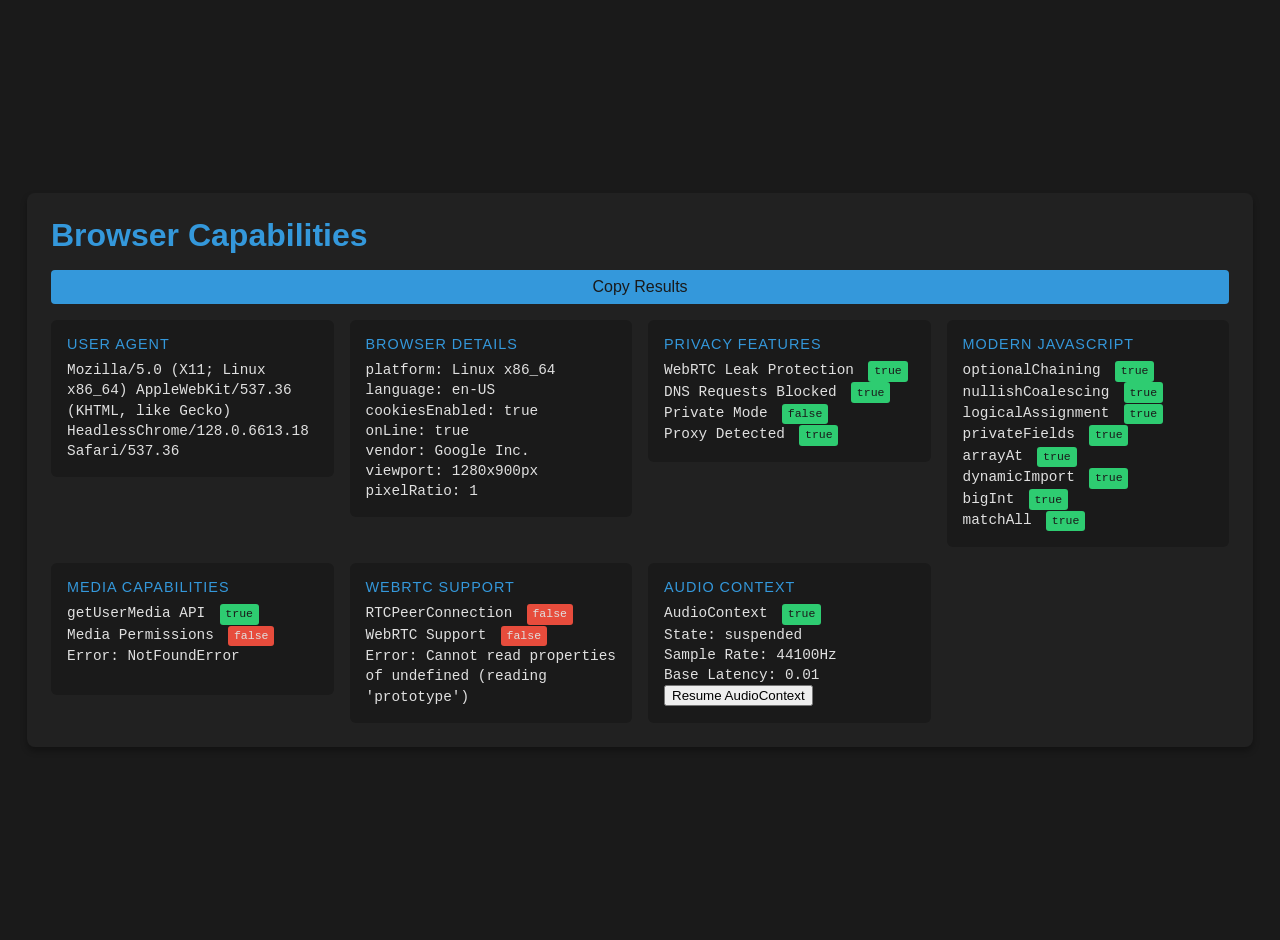
<file: browsercheck.html>
<!DOCTYPE html>
<html lang="en">
<head>
    <meta charset="UTF-8">
    <meta name="viewport" content="width=device-width, initial-scale=1.0, maximum-scale=1.0, user-scalable=no">
    <meta content="text/html;charset=utf-8" http-equiv="Content-Type">
    <meta content="utf-8" http-equiv="encoding">
    
    <!-- Primary Meta Tags -->
    <title>BrowserCheck - Advanced WebRTC and Privacy Analyzer for VDO.Ninja</title>
    <meta name="title" content="BrowserCheck - Advanced WebRTC and Privacy Analyzer for VDO.Ninja">
    <meta name="description" content="Debug browser capabilities, privacy features, and modern JavaScript support. Comprehensive browser diagnostic tool.">
    
    <!-- Keep existing meta tags -->
    <meta name="robots" content="index, follow">
    <meta property="og:type" content="website">
    <meta name="theme-color" content="#1e1e2e">
    <link rel="icon" href="/media/favicon.ico">
    
    <!-- Theme -->
    <meta name="theme-color" content="#1e1e2e">
    
    <!-- Favicons -->
    <link rel="icon" href="/media/favicon.ico">
	
    <style>
        :root {
            --bg-color: #1a1a1a;
            --text-color: #e0e0e0;
            --accent-color: #212121;
            --highlight: #3498db;
            --success: #2ecc71;
            --error: #e74c3c;
            --warning: #f39c12;
        }
        
        body {
            background: var(--bg-color);
            color: var(--text-color);
            font-family: -apple-system, BlinkMacSystemFont, 'Segoe UI', Roboto, Oxygen, Ubuntu, sans-serif;
            margin: 0;
            min-height: 100vh;
            display: flex;
            padding: 20px;
        }

		.container {
			background: var(--accent-color);
			border-radius: 8px;
			padding: 1.5rem;
			margin: auto;
			width: 95%;
			max-width: 1200px;
			box-shadow: 0 4px 6px rgba(0, 0, 0, 0.3);
			display: grid;
			grid-template-columns: repeat(auto-fill, minmax(250px, 1fr));
			gap: 1rem;
			grid-auto-flow: dense;
		}

        h1 {
            margin: 0;
            font-size: clamp(1.5rem, 3vw, 2rem);
            color: var(--highlight);
            grid-column: 1 / -1;
        }

		.info-box {
			background: var(--bg-color);
			border-radius: 6px;
			padding: 1rem;
			word-wrap: break-word;
			height: fit-content;
			min-height: 100px;
			display: flex;
			flex-direction: column;
		}

        .label {
            color: var(--highlight);
            font-size: 0.9rem;
            margin-bottom: 0.5rem;
            text-transform: uppercase;
            letter-spacing: 1px;
        }

        .value {
            font-family: monospace;
            font-size: clamp(0.8rem, 1.5vw, 0.9rem);
            line-height: 1.4;
        }

        .status {
            display: inline-block;
            padding: 0.2em 0.5em;
            border-radius: 3px;
            margin-left: 0.5em;
            font-size: 0.8em;
        }

        .status-true {
            background: var(--success);
            color: var(--bg-color);
        }

        .status-false {
            background: var(--error);
            color: var(--text-color);
        }
		
		#privacy .status-false {
			background: var(--success);
			color: var(--bg-color);
		}

        @media (max-width: 640px) {
            .container {
                grid-template-columns: 1fr;
            }
        }
		
		.feature-list {
            display: grid;
            grid-template-columns: repeat(auto-fit, minmax(150px, 1fr));
            gap: 0.5rem;
        }

        .feature-item {
            display: flex;
            justify-content: space-between;
            align-items: center;
            padding: 0.3rem 0;
        }

        .warning {
            color: var(--warning);
        }
		.copy-button {
			grid-column: 1 / -1;
			background: var(--highlight);
			color: var(--bg-color);
			border: none;
			border-radius: 4px;
			padding: 8px 16px;
			cursor: pointer;
			font-size: 1rem;
			transition: opacity 0.2s;
		}

		.copy-button:hover {
			opacity: 0.9;
		}

		.copy-button:active {
			opacity: 0.7;
		}
    </style>
</head>
<body>
    <div class="container">
        <h1>Browser Capabilities</h1>
		
		<button id="copyResults" class="copy-button">
			Copy Results
		</button>
        
        <div class="info-box">
            <div class="label">User Agent</div>
            <div id="ua" class="value"></div>
        </div>

        <div class="info-box">
            <div class="label">Browser Details</div>
            <div id="details" class="value"></div>
        </div>
		
		<div class="info-box">
            <div class="label">Privacy Features</div>
            <div id="privacy" class="value"></div>
        </div>

        <div class="info-box">
            <div class="label">Modern JavaScript</div>
            <div id="modernjs" class="value"></div>
        </div>

        <div class="info-box">
            <div class="label">Media Capabilities</div>
            <div id="media" class="value"></div>
        </div>

        <div class="info-box">
            <div class="label">WebRTC Support</div>
            <div id="webrtc" class="value"></div>
        </div>

        <div class="info-box">
            <div class="label">Audio Context</div>
            <div id="audio" class="value"></div>
        </div>
    </div>

    <script>
        function addStatusBadge(text, status) {
            return `${text} <span class="status status-${status}">${status}</span>`;
        }
				
		function formatResults() {
			// Helper to clean and add colored emoji
			function addStatusEmoji(text, isPrivacy = false) {
				const cleanText = text.replace(/<[^>]*>/g, '').trim();
				
				// For privacy features, false is good (green) and true is bad (red)
				if (isPrivacy) {
					if (cleanText.includes('true')) {
						return cleanText.replace(/true$/, '❌ true');
					}
					return cleanText.replace(/false$/, '✅ false');
				}
				
				// For all other features, true is good (green) and false is bad (red)
				if (cleanText.includes('true')) {
					return cleanText.replace(/true$/, '✅ true');
				}
				return cleanText.replace(/false$/, '❌ false');
			}

			// Helper to format details line
			function formatDetailsLine(line) {
				const [key, ...values] = line.split(':');
				return `- ${key}: ${values.join(':')}`.trim();
			}

			const sections = {
				'User Agent': document.getElementById('ua').textContent.trim(),
				
				'Browser Details': document.getElementById('details')
					.innerHTML
					.split('<br>')
					.map(line => formatDetailsLine(line.trim()))
					.join('\n'),
				
				'Privacy Features': document.getElementById('privacy')
					.innerHTML
					.split('<br>')
					.map(line => `- ${addStatusEmoji(line, true)}`)
					.join('\n'),
				
				'Modern JavaScript': document.getElementById('modernjs')
					.innerHTML
					.split('<br>')
					.map(line => `- ${addStatusEmoji(line)}`)
					.join('\n'),
				
				'Media Capabilities': document.getElementById('media')
					.innerHTML
					.split('<br>')
					.map(line => `- ${addStatusEmoji(line)}`)
					.join('\n'),
				
				'WebRTC Support': document.getElementById('webrtc')
					.innerHTML
					.split('<br>')
					.map(line => `- ${addStatusEmoji(line)}`)
					.join('\n'),
				
				'Audio Context': document.getElementById('audio')
					.innerHTML
					.split('<br>')
					.map(line => {
						line = line.replace(/<[^>]*>/g, '').trim();
						if (line.includes('AudioContext')) {
							return `- ${addStatusEmoji(line)}`;
						}
						return `- ${line}`;
					})
					.filter(line => !line.includes('Resume AudioContext'))
					.join('\n')
			};

			const timestamp = new Date().toLocaleString();
			const formatted = Object.entries(sections)
				.map(([title, content]) => `### ${title}\n${content.trim()}`)
				.join('\n\n');

			return `## Browser Capabilities Check Results\n*Generated: ${timestamp}*\n\n${formatted}`;
		}

		document.getElementById('copyResults').addEventListener('click', async () => {
			try {
				await navigator.clipboard.writeText(formatResults());
				const btn = document.getElementById('copyResults');
				btn.textContent = 'Copied!';
				setTimeout(() => btn.textContent = 'Copy Results', 2000);
			} catch (err) {
				console.error('Failed to copy:', err);
			}
		});

        function checkMediaSupport() {
            const mediaElement = document.getElementById('media');
            const results = [];

            try {
                const hasGetUserMedia = !!(navigator.mediaDevices && navigator.mediaDevices.getUserMedia);
                results.push(addStatusBadge('getUserMedia API', hasGetUserMedia));

                navigator.mediaDevices.getUserMedia({ audio: true, video: true })
                    .then(() => {
                        results.push(addStatusBadge('Media Permissions', true));
                        mediaElement.innerHTML = results.join('<br>');
                    })
                    .catch(err => {
                        results.push(addStatusBadge('Media Permissions', false));
                        results.push(`Error: ${err.name}`);
                        mediaElement.innerHTML = results.join('<br>');
                    });
            } catch (err) {
                results.push(addStatusBadge('Media API', false));
                results.push(`Error: ${err.message}`);
                mediaElement.innerHTML = results.join('<br>');
            }
        }

        function checkWebRTC() {
            const webrtcElement = document.getElementById('webrtc');
            const results = [];

            try {
                const hasRTCPeerConnection = !!window.RTCPeerConnection;
                results.push(addStatusBadge('RTCPeerConnection', hasRTCPeerConnection));

                const hasRTCDataChannel = 'createDataChannel' in RTCPeerConnection.prototype;
                results.push(addStatusBadge('RTCDataChannel', hasRTCDataChannel));

                webrtcElement.innerHTML = results.join('<br>');
            } catch (err) {
                results.push(addStatusBadge('WebRTC Support', false));
                results.push(`Error: ${err.message}`);
                webrtcElement.innerHTML = results.join('<br>');
            }
        }

        function checkAudioContext() {
            const audioElement = document.getElementById('audio');
            const results = [];

            try {
                const AudioContext = window.AudioContext || window.webkitAudioContext;
                if (AudioContext) {
                    const context = new AudioContext();
                    results.push(addStatusBadge('AudioContext', true));
                    results.push(`State: ${context.state}`);
                    results.push(`Sample Rate: ${context.sampleRate}Hz`);
                    results.push(`Base Latency: ${context.baseLatency || 'Not available'}`);
                    
                    if (context.state === 'suspended') {
                        const button = document.createElement('button');
                        button.textContent = 'Resume AudioContext';
                        button.onclick = () => {
                            context.resume().then(() => {
                                results[1] = `State: ${context.state}`;
                                audioElement.innerHTML = results.join('<br>');
                            });
                        };
                        results.push(button.outerHTML);
                    }
                } else {
                    results.push(addStatusBadge('AudioContext', false));
                }
            } catch (err) {
                results.push(addStatusBadge('AudioContext', false));
                results.push(`Error: ${err.message}`);
            }
            
            audioElement.innerHTML = results.join('<br>');
        }

        const ua = navigator.userAgent;
        document.getElementById('ua').textContent = ua;

        const details = {
            platform: navigator.platform,
            language: navigator.language,
            cookiesEnabled: navigator.cookieEnabled,
            onLine: navigator.onLine,
            vendor: navigator.vendor || 'Not available',
            viewport: `${window.innerWidth}x${window.innerHeight}px`,
            pixelRatio: window.devicePixelRatio
        };

        document.getElementById('details').innerHTML = Object.entries(details)
            .map(([key, value]) => `${key}: ${value}`)
            .join('<br>');
		
		const detectPrivacyFeatures = {
		  async checkWebRTC() {
			if (!window.RTCPeerConnection) {
			  return { supported: false, blocked: true };
			}

			try {
			  const pc = new RTCPeerConnection();
			  const candidates = [];
			  
			  pc.createDataChannel('');
			  await pc.createOffer().then(offer => pc.setLocalDescription(offer));
			  
			  return new Promise(resolve => {
				let timeoutId;
				
				pc.onicecandidate = e => {
				  if (e.candidate) {
					candidates.push(e.candidate.candidate);
				  } else {
					clearTimeout(timeoutId);
					pc.close();
					resolve({
					  supported: true,
					  blocked: !candidates.some(c => c.includes('srflx') || c.includes('host')),
					  candidates
					});
				  }
				};
				
				timeoutId = setTimeout(() => {
				  pc.close();
				  resolve({ supported: true, blocked: true });
				}, 1000);
			  });
			} catch (e) {
			  return { supported: true, blocked: true, error: e.message };
			}
		  },

		  checkDNS() {
			return new Promise(resolve => {
			  const img = new Image();
			  const start = performance.now();
			  
			  img.onload = () => {
				const time = performance.now() - start;
				resolve({ blocked: false, loadTime: time });
			  };
			  
			  img.onerror = () => {
				resolve({ blocked: true });
			  };
			  
			  img.src = 'https://www.google.com/favicon.ico?' + new Date().getTime();
			});
		  },

		  async checkNetworkFeatures() {
			const results = {
			  webrtc: await this.checkWebRTC(),
			  dns: await this.checkDNS(),
			  privateMode: !window.localStorage,
			  doNotTrack: navigator.doNotTrack === "1" || window.doNotTrack === "1",
			  proxy: await fetch('https://api.ipify.org?format=json')
				.then(r => r.json())
				.then(() => false)
				.catch(() => true)
			};
			
			return results;
		  }
		};

        const detectModernJS = {
			testFeatures() {
				return {
					optionalChaining: (() => {
						try {
							eval('const obj = {}; obj?.prop');
							return true;
						} catch { return false; }
					})(),

					nullishCoalescing: (() => {
						try {
							eval('const val = null ?? "default"');
							return true;
						} catch { return false; }
					})(),

					logicalAssignment: (() => {
						try {
							eval('let x = 0; x ||= 1');
							return true;
						} catch { return false; }
					})(),

					privateFields: (() => {
						try {
							eval('class Test { #private = 123; }');
							return true;
						} catch { return false; }
					})(),

					arrayAt: (() => {
						try {
							return typeof [].at === 'function';
						} catch { return false; }
					})(),
					
					dynamicImport: (() => {
						try {
							new Function('return import("data:text/javascript;base64,")');
							return true;
						} catch { return false; }
					})(),
					
					bigInt: (() => {
						try {
							return typeof BigInt === 'function';
						} catch { return false; }
					})(),
					
					matchAll: (() => {
						try {
							return typeof ''.matchAll === 'function';
						} catch { return false; }
					})()
				};
			}
		};

        // Initialize all checks
        async function initializeChecks() {
            // Run existing checks
            checkMediaSupport();
            checkWebRTC();
            checkAudioContext();

            // Add user agent and details
            const ua = navigator.userAgent;
            document.getElementById('ua').textContent = ua;

            const details = {
                platform: navigator.platform,
                language: navigator.language,
                cookiesEnabled: navigator.cookieEnabled,
                onLine: navigator.onLine,
                vendor: navigator.vendor || 'Not available',
                viewport: `${window.innerWidth}x${window.innerHeight}px`,
                pixelRatio: window.devicePixelRatio
            };

            document.getElementById('details').innerHTML = Object.entries(details)
                .map(([key, value]) => `${key}: ${value}`)
                .join('<br>');

            // Run new privacy checks
            const privacyResults = await detectPrivacyFeatures.checkNetworkFeatures();
            const privacyElement = document.getElementById('privacy');
            const privacyHTML = [
                addStatusBadge('WebRTC Leak Protection', privacyResults.webrtc.blocked),
                addStatusBadge('DNS Requests Blocked', privacyResults.dns.blocked),
                addStatusBadge('Private Mode', privacyResults.privateMode),
                addStatusBadge('Proxy Detected', privacyResults.proxy)
            ];
            privacyElement.innerHTML = privacyHTML.join('<br>');

            // Run JavaScript feature checks
            const jsFeatures = detectModernJS.testFeatures();
            const jsElement = document.getElementById('modernjs');
            const jsHTML = Object.entries(jsFeatures)
                .map(([feature, supported]) => addStatusBadge(feature, supported))
                .join('<br>');
            jsElement.innerHTML = jsHTML;
        }

        // Start all checks
        initializeChecks();
    </script>
</body>
</html>
</file>
<file: studio/styles.css>
:root {
	--bg: #090a0f;
	--panel: #11141b;
	--panel-2: #171b24;
	--panel-3: #202631;
	--line: rgba(255, 255, 255, 0.1);
	--line-strong: rgba(255, 255, 255, 0.18);
	--text: #f7f7f2;
	--muted: #a6adbb;
	--soft: #747c8c;
	--accent: #25d0ff;
	--accent-2: #18c67f;
	--danger: #f26368;
	--warning: #ffc857;
	--radius: 8px;
	--stage-bg: #05070d;
	--source-radius: 10px;
	color-scheme: dark;
}

html {
	height: 100%;
}

* {
	box-sizing: border-box;
}

body {
	margin: 0;
	min-width: 1040px;
	height: 100%;
	min-height: 0;
	overflow: hidden;
	background: var(--bg);
	color: var(--text);
	font-family:
		Inter,
		"Segoe UI",
		system-ui,
		-apple-system,
		sans-serif;
	letter-spacing: 0;
}

button,
input,
select {
	font: inherit;
	letter-spacing: 0;
}

button {
	border: 0;
}

.hidden {
	display: none !important;
}

.studio-shell {
	height: 100dvh;
	min-height: 0;
	overflow: hidden;
}

.studio-shell[data-state="setup"] .studio-workspace {
	display: none;
}

.studio-shell[data-state="studio"] .room-gate {
	display: none;
}

.room-gate {
	display: grid;
	min-height: 100dvh;
	place-items: center;
	background: linear-gradient(160deg, #0b0f15 0%, #171016 48%, #061014 100%);
}

.room-gate__panel {
	width: min(460px, calc(100vw - 40px));
	padding: 28px;
	border: 1px solid var(--line);
	border-radius: var(--radius);
	background: rgba(17, 20, 27, 0.92);
	box-shadow: 0 24px 70px rgba(0, 0, 0, 0.42);
}

.room-gate__brand,
.topbar__identity {
	display: flex;
	align-items: center;
	gap: 12px;
}

.brand-mark {
	display: inline-grid;
	width: 42px;
	height: 42px;
	place-items: center;
	border-radius: 7px;
	background: #f7f7f2;
	color: #090a0f;
	font-size: 0.78rem;
	font-weight: 800;
}

.room-gate h1 {
	margin: 24px 0;
	font-size: 2rem;
	line-height: 1.1;
}

.room-gate label,
.field-row {
	display: grid;
	gap: 8px;
	margin-bottom: 16px;
	color: var(--muted);
	font-size: 0.78rem;
	text-transform: uppercase;
}

.room-gate input,
.field-row input,
.field-row select {
	width: 100%;
	min-height: 40px;
	border: 1px solid var(--line-strong);
	border-radius: 6px;
	background: #080a0f;
	color: var(--text);
	padding: 8px 10px;
	text-transform: none;
}

.room-gate__actions,
.output-actions,
.program-toolbar__actions {
	display: flex;
	align-items: center;
	gap: 10px;
}

.room-gate__actions {
	justify-content: flex-end;
}

.button,
.icon-button,
.tab-button,
.layout-preset {
	min-height: 36px;
	border-radius: 6px;
	cursor: pointer;
	transition:
		background 120ms ease,
		border-color 120ms ease,
		color 120ms ease,
		transform 120ms ease;
}

.button {
	display: inline-flex;
	align-items: center;
	justify-content: center;
	gap: 8px;
	padding: 0 14px;
	border: 1px solid var(--line-strong);
	color: var(--text);
	text-decoration: none;
	white-space: nowrap;
}

.button--compact {
	min-height: 32px;
	padding: 0 11px;
}

.button--primary {
	border-color: rgba(37, 208, 255, 0.75);
	background: #19a8d4;
	color: #031217;
	font-weight: 700;
}

.button--secondary {
	background: rgba(255, 255, 255, 0.06);
}

.button--danger {
	border-color: rgba(242, 99, 104, 0.52);
	background: rgba(242, 99, 104, 0.13);
	color: #ffb8bb;
}

.button:hover,
.icon-button:hover,
.tab-button:hover,
.layout-preset:hover {
	transform: translateY(-1px);
}

.button:disabled,
.icon-button:disabled,
.tab-button:disabled,
.layout-preset:disabled {
	cursor: not-allowed;
	opacity: 0.48;
	transform: none;
}

.button--secondary:hover,
.icon-button:hover,
.layout-preset:hover {
	background: rgba(255, 255, 255, 0.1);
}

#toggle-join-sound[aria-pressed="true"] {
	border-color: rgba(24, 198, 127, 0.52);
	background: rgba(24, 198, 127, 0.14);
	color: #7af2bc;
}

.icon-button {
	display: inline-grid;
	width: 36px;
	place-items: center;
	border: 1px solid var(--line-strong);
	background: rgba(255, 255, 255, 0.06);
	color: var(--text);
	font-size: 1.2rem;
}

.studio-workspace {
	display: grid;
	height: 100%;
	min-height: 0;
	overflow: hidden;
	grid-template-columns: 244px minmax(520px, 1fr) 336px;
	grid-template-rows: 64px 1fr;
	background: #0b0d12;
}

.topbar {
	grid-column: 1 / -1;
	display: flex;
	align-items: center;
	justify-content: space-between;
	padding: 10px 18px;
	border-bottom: 1px solid var(--line);
	background: rgba(9, 10, 15, 0.96);
}

.topbar__title {
	font-weight: 800;
}

.topbar__room {
	display: block;
	margin: 2px 0 0;
	padding: 0;
	background: transparent;
	color: var(--muted);
	cursor: copy;
}

.topbar__status {
	display: flex;
	align-items: center;
	gap: 10px;
}

.status-pill {
	display: inline-flex;
	align-items: center;
	min-height: 28px;
	padding: 0 10px;
	border-radius: 999px;
	background: rgba(255, 255, 255, 0.08);
	color: var(--muted);
	font-size: 0.78rem;
	font-weight: 700;
	text-transform: uppercase;
}

.status-pill[data-state="live"] {
	background: rgba(24, 198, 127, 0.14);
	color: #49f0a7;
}

.status-pill[data-state="error"] {
	background: rgba(242, 99, 104, 0.16);
	color: #ff9da1;
}

.scenes-panel,
.control-panel {
	min-height: 0;
	overflow: hidden;
	border-right: 1px solid var(--line);
	background: var(--panel);
}

.scenes-panel {
	display: grid;
	grid-template-rows: auto minmax(0, 1fr);
}

.control-panel {
	display: flex;
	flex-direction: column;
	border-right: 0;
	border-left: 1px solid var(--line);
}

.panel-heading {
	display: flex;
	align-items: center;
	justify-content: space-between;
	gap: 12px;
	padding: 16px;
}

.panel-heading__actions {
	display: flex;
	align-items: center;
	gap: 6px;
}

.scenes-panel .panel-heading {
	align-items: flex-start;
	flex-direction: column;
}

.scenes-panel .panel-heading__actions {
	display: grid;
	width: 100%;
	grid-template-columns: repeat(3, minmax(0, 1fr));
}

.scenes-panel .panel-heading__actions .button {
	min-width: 0;
	padding: 0 8px;
}

.panel-heading h2,
.program-toolbar h2 {
	margin: 0;
	font-size: 1rem;
}

.scene-list,
.source-list {
	display: grid;
	gap: 10px;
	padding: 0 12px 16px;
	overflow: auto;
}

.scene-card,
.source-card {
	position: relative;
	border: 1px solid var(--line);
	border-radius: var(--radius);
	background: var(--panel-2);
	color: var(--text);
}

.scene-card {
	display: grid;
	grid-template-columns: 82px 1fr;
	gap: 10px;
	padding: 9px;
	text-align: left;
}

.scene-card[aria-selected="true"] {
	border-color: var(--accent);
	box-shadow: 0 0 0 1px rgba(37, 208, 255, 0.35);
}

.scene-thumb {
	position: relative;
	aspect-ratio: 16 / 9;
	overflow: hidden;
	border-radius: 5px;
	background: #05070d;
}

.scene-thumb__box {
	position: absolute;
	border-radius: 2px;
	background: rgba(37, 208, 255, 0.72);
}

.scene-card__title {
	align-self: center;
	min-width: 0;
	font-size: 0.88rem;
	font-weight: 700;
}

.scene-card__meta {
	margin-top: 4px;
	color: var(--soft);
	font-size: 0.72rem;
}

.scene-card__badge {
	position: absolute;
	right: 8px;
	bottom: 8px;
	padding: 2px 6px;
	border-radius: 999px;
	background: rgba(24, 198, 127, 0.14);
	color: #49f0a7;
	font-size: 0.66rem;
	font-weight: 800;
	text-transform: uppercase;
}

.program-panel {
	display: grid;
	min-width: 0;
	min-height: 0;
	overflow: hidden;
	grid-template-rows: auto minmax(0, 1fr) auto;
	background: #0d1016;
}

.program-toolbar {
	display: flex;
	align-items: center;
	justify-content: space-between;
	gap: 16px;
	min-width: 0;
	padding: 14px 18px;
	border-bottom: 1px solid var(--line);
}

.program-toolbar > div:first-child {
	flex: 1 1 160px;
	min-width: 0;
}

.program-toolbar__actions {
	justify-content: flex-end;
	flex-wrap: wrap;
}

.program-toolbar__label {
	color: var(--soft);
	font-size: 0.72rem;
	text-transform: uppercase;
}

.scene-name-label {
	position: absolute;
	width: 1px;
	height: 1px;
	overflow: hidden;
	clip: rect(0 0 0 0);
}

.scene-name-input {
	width: min(360px, 100%);
	margin: 0;
	padding: 0;
	border: 0;
	background: transparent;
	color: var(--text);
	font-size: 1rem;
	font-weight: 800;
}

.scene-name-input:focus {
	outline: 1px solid var(--accent);
	outline-offset: 4px;
}

.stage-shell {
	display: grid;
	grid-template-rows: minmax(0, 1fr) auto;
	place-items: center;
	gap: 12px;
	min-width: 0;
	min-height: 0;
	padding: 12px 18px;
}

.stage-aspect {
	position: relative;
	width: 100%;
	max-width: min(1180px, calc((100vh - 248px) * 16 / 9));
	aspect-ratio: 16 / 9;
	overflow: hidden;
	border: 1px solid rgba(255, 255, 255, 0.14);
	border-radius: var(--radius);
	background: var(--stage-bg);
	box-shadow: 0 28px 80px rgba(0, 0, 0, 0.42);
}

#director-frame {
	position: absolute;
	inset: 0;
	z-index: 1;
	width: 100%;
	height: 100%;
	border: 0;
	background: #000;
}

.stage-bg {
	position: absolute;
	inset: 0;
	z-index: 2;
	pointer-events: none;
	background: var(--stage-bg);
	opacity: 0;
}

.stage-aspect[data-layout-mode="custom"] .stage-bg {
	opacity: 0.32;
}

.stage-overlay {
	position: absolute;
	inset: 0;
	z-index: 3;
}

.stage-aspect[data-drop-active="true"] {
	border-color: rgba(24, 198, 127, 0.62);
}

.stage-empty {
	position: absolute;
	z-index: 4;
	inset: 0;
	display: grid;
	place-items: center;
	color: rgba(255, 255, 255, 0.32);
	font-weight: 800;
	text-transform: uppercase;
	pointer-events: none;
}

.stage-aspect[data-has-layout="true"] .stage-empty {
	display: none;
}

.stage-aspect[data-layout-mode="auto"] .stage-empty {
	color: rgba(255, 255, 255, 0.42);
}

.layout-box {
	position: absolute;
	min-width: 7%;
	min-height: 8%;
	border: 2px solid var(--accent);
	border-radius: var(--source-radius);
	background: rgba(37, 208, 255, 0.16);
	box-shadow: inset 0 0 0 1px rgba(0, 0, 0, 0.38);
	cursor: move;
	transition:
		left 180ms ease,
		top 180ms ease,
		width 180ms ease,
		height 180ms ease,
		background 120ms ease,
		border-color 120ms ease;
	will-change: left, top, width, height;
}

.stage-overlay[data-dragging="true"] .layout-box {
	transition:
		background 120ms ease,
		border-color 120ms ease;
}

.layout-box[data-selected="true"] {
	border-color: var(--accent-2);
	background: rgba(24, 198, 127, 0.18);
}

.layout-box[data-drop-target="true"] {
	border-color: #7af2bc;
	background: rgba(24, 198, 127, 0.24);
	box-shadow:
		inset 0 0 0 1px rgba(0, 0, 0, 0.38),
		0 0 0 3px rgba(24, 198, 127, 0.28);
}

.layout-box[data-cover="false"] {
	border-style: dashed;
	background: rgba(255, 255, 255, 0.08);
}

.layout-box__label {
	position: absolute;
	left: 8px;
	bottom: 8px;
	max-width: calc(100% - 16px);
	overflow: hidden;
	text-overflow: ellipsis;
	white-space: nowrap;
	padding: 3px 7px;
	border-radius: 5px;
	background: rgba(0, 0, 0, 0.68);
	color: #fff;
	font-size: 0.76rem;
	font-weight: 700;
}

.layout-box__handle {
	position: absolute;
	right: -6px;
	bottom: -6px;
	width: 15px;
	height: 15px;
	border: 2px solid #061014;
	border-radius: 50%;
	background: var(--accent);
	cursor: nwse-resize;
}

.box-inspector {
	display: grid;
	grid-template-columns: minmax(0, 1fr) auto;
	gap: 12px;
	width: 100%;
	max-width: min(1180px, calc((100vh - 330px) * 16 / 9));
	min-height: 60px;
	padding: 10px 12px;
	border: 1px solid var(--line);
	border-radius: var(--radius);
	background: var(--panel);
}

.box-inspector[data-empty="true"] {
	align-items: center;
}

.box-inspector[data-empty="true"] .box-inspector__actions,
.box-inspector[data-empty="true"] .box-inspector__fields {
	display: none;
}

.box-inspector__summary {
	display: grid;
	align-content: center;
	gap: 3px;
	min-width: 0;
}

.box-inspector__eyebrow {
	color: var(--soft);
	font-size: 0.68rem;
	font-weight: 800;
	text-transform: uppercase;
}

.box-inspector__summary strong {
	overflow: hidden;
	text-overflow: ellipsis;
	white-space: nowrap;
}

.box-inspector__actions {
	display: flex;
	align-items: center;
	gap: 8px;
}

.box-inspector__fields {
	grid-column: 1 / -1;
	display: grid;
	grid-template-columns: repeat(4, minmax(0, 1fr));
	gap: 8px;
}

.box-inspector__fields label {
	display: grid;
	grid-template-columns: 18px 1fr;
	align-items: center;
	gap: 6px;
	color: var(--soft);
	font-size: 0.74rem;
	font-weight: 800;
}

.box-inspector__fields input {
	min-width: 0;
	min-height: 32px;
	border: 1px solid var(--line-strong);
	border-radius: 5px;
	background: #080a0f;
	color: var(--text);
	padding: 5px 7px;
}

.layout-strip {
	display: grid;
	grid-template-columns: repeat(9, minmax(88px, 1fr));
	gap: 10px;
	overflow-x: auto;
	padding: 12px 18px;
	border-top: 1px solid var(--line);
	background: #0b0d12;
}

.layout-preset {
	display: grid;
	grid-template-rows: 34px 1fr;
	place-items: center;
	gap: 7px;
	border: 1px solid var(--line);
	background: var(--panel);
	color: var(--muted);
	font-size: 0.76rem;
	font-weight: 700;
}

.preset-icon {
	position: relative;
	width: 58px;
	height: 28px;
	border-radius: 4px;
	background: #06080d;
	box-shadow: inset 0 0 0 1px rgba(255, 255, 255, 0.16);
}

.preset-icon::before,
.preset-icon::after,
.preset-icon span {
	content: "";
	position: absolute;
	border-radius: 3px;
	background: var(--accent);
}

.preset-icon--solo::before {
	inset: 5px;
}

.preset-icon--duo::before {
	left: 5px;
	top: 5px;
	width: 21px;
	height: 22px;
}

.preset-icon--duo::after {
	right: 5px;
	top: 5px;
	width: 21px;
	height: 22px;
}

.preset-icon--pip::before {
	inset: 4px;
}

.preset-icon--pip::after {
	right: 6px;
	bottom: 6px;
	width: 18px;
	height: 11px;
	background: var(--accent-2);
}

.preset-icon--screen {
	background:
		linear-gradient(var(--accent), var(--accent)) 5px 5px / 36px 18px no-repeat,
		linear-gradient(var(--accent-2), var(--accent-2)) 45px 5px / 8px 5px no-repeat,
		linear-gradient(var(--accent-2), var(--accent-2)) 45px 12px / 8px 5px no-repeat,
		linear-gradient(var(--accent-2), var(--accent-2)) 45px 19px / 8px 5px no-repeat,
		#06080d;
}

.preset-icon--spotlight {
	background:
		linear-gradient(var(--accent), var(--accent)) 5px 5px / 33px 18px no-repeat,
		linear-gradient(var(--accent-2), var(--accent-2)) 43px 5px / 10px 5px no-repeat,
		linear-gradient(var(--accent-2), var(--accent-2)) 43px 12px / 10px 5px no-repeat,
		linear-gradient(var(--accent-2), var(--accent-2)) 43px 19px / 10px 5px no-repeat,
		#06080d;
}

.preset-icon--grid {
	background:
		linear-gradient(var(--accent), var(--accent)) 5px 5px / 21px 10px no-repeat,
		linear-gradient(var(--accent), var(--accent)) 32px 5px / 21px 10px no-repeat,
		linear-gradient(var(--accent), var(--accent)) 5px 18px / 21px 9px no-repeat,
		linear-gradient(var(--accent), var(--accent)) 32px 18px / 21px 9px no-repeat,
		#06080d;
}

.preset-icon--nine {
	background:
		linear-gradient(var(--accent), var(--accent)) 5px 5px / 14px 6px no-repeat,
		linear-gradient(var(--accent), var(--accent)) 22px 5px / 14px 6px no-repeat,
		linear-gradient(var(--accent), var(--accent)) 39px 5px / 14px 6px no-repeat,
		linear-gradient(var(--accent), var(--accent)) 5px 13px / 14px 6px no-repeat,
		linear-gradient(var(--accent), var(--accent)) 22px 13px / 14px 6px no-repeat,
		linear-gradient(var(--accent), var(--accent)) 39px 13px / 14px 6px no-repeat,
		linear-gradient(var(--accent), var(--accent)) 5px 21px / 14px 5px no-repeat,
		linear-gradient(var(--accent), var(--accent)) 22px 21px / 14px 5px no-repeat,
		linear-gradient(var(--accent), var(--accent)) 39px 21px / 14px 5px no-repeat,
		#06080d;
}

.preset-icon--rows {
	background:
		linear-gradient(var(--accent), var(--accent)) 5px 5px / 48px 5px no-repeat,
		linear-gradient(var(--accent), var(--accent)) 5px 12px / 48px 5px no-repeat,
		linear-gradient(var(--accent), var(--accent)) 5px 19px / 48px 5px no-repeat,
		#06080d;
}

.preset-icon--vertical::before {
	left: 6px;
	top: 4px;
	width: 20px;
	height: 24px;
}

.preset-icon--vertical::after {
	right: 6px;
	top: 4px;
	width: 20px;
	height: 24px;
}

.tabs {
	flex: 0 0 auto;
	display: grid;
	grid-template-columns: repeat(3, 1fr);
	gap: 4px;
	padding: 10px;
	border-bottom: 1px solid var(--line);
	background: #0c0f15;
}

.tab-button {
	min-width: 0;
	border: 1px solid transparent;
	background: transparent;
	color: var(--soft);
	font-size: 0.74rem;
	font-weight: 800;
}

.tab-button[aria-selected="true"] {
	border-color: var(--line-strong);
	background: rgba(255, 255, 255, 0.08);
	color: var(--text);
}

.tab-panel {
	min-height: 0;
	overflow: auto;
	padding-bottom: 18px;
}

.source-card {
	padding: 12px;
}

.source-card[draggable="true"]:not([data-disconnected="true"]) {
	cursor: grab;
}

.source-card__header,
.source-card__actions,
.source-card__meta {
	display: flex;
	align-items: center;
	gap: 8px;
}

.source-card__preview {
	position: relative;
	display: grid;
	place-items: center;
	width: 100%;
	aspect-ratio: 16 / 9;
	overflow: hidden;
	margin-bottom: 10px;
	border-radius: 6px;
	background: #05070d;
	color: var(--soft);
	font-size: 2rem;
}

.source-card__preview img {
	width: 100%;
	height: 100%;
	object-fit: cover;
}

.source-card__sample {
	display: grid;
	width: 100%;
	height: 100%;
	place-items: center;
	color: rgba(255, 255, 255, 0.92);
	font-size: 1.15rem;
	font-weight: 900;
	text-transform: uppercase;
}

.source-card__meter {
	position: absolute;
	left: 8px;
	right: 8px;
	bottom: 7px;
	height: 5px;
	overflow: hidden;
	border-radius: 999px;
	background: rgba(255, 255, 255, 0.14);
}

.source-card__meter span {
	display: block;
	width: 0;
	height: 100%;
	border-radius: inherit;
	background: var(--accent-2);
	transition: width 100ms ease;
}

.source-card__header {
	justify-content: space-between;
}

.source-card__name {
	min-width: 0;
	overflow: hidden;
	text-overflow: ellipsis;
	white-space: nowrap;
	font-weight: 800;
}

.source-card__slot {
	display: inline-flex;
	align-items: center;
	min-height: 23px;
	padding: 0 7px;
	border-radius: 999px;
	background: rgba(37, 208, 255, 0.16);
	color: #74e3ff;
	font-size: 0.72rem;
	font-weight: 800;
}

.source-card__meta {
	margin-top: 6px;
	color: var(--soft);
	font-size: 0.74rem;
}

.source-card__state {
	display: inline-flex;
	width: fit-content;
	margin-top: 10px;
	padding: 3px 7px;
	border-radius: 999px;
	background: rgba(255, 255, 255, 0.07);
	color: var(--muted);
	font-size: 0.72rem;
	font-weight: 800;
	text-transform: uppercase;
}

.source-card__actions {
	flex-wrap: wrap;
	margin-top: 12px;
}

.source-card__actions .button {
	flex: 1 1 118px;
	min-height: 32px;
	padding: 0 10px;
}

.source-card__devices {
	display: grid;
	gap: 8px;
	padding-top: 10px;
	margin-top: 10px;
	border-top: 1px solid var(--line);
}

.source-card__device-row {
	display: grid;
	grid-template-columns: 58px minmax(0, 1fr);
	align-items: center;
	gap: 8px;
	color: var(--soft);
	font-size: 0.72rem;
	font-weight: 800;
	text-transform: uppercase;
}

.source-card__device-row select {
	min-width: 0;
	width: 100%;
	height: 32px;
	border: 1px solid var(--line);
	border-radius: 6px;
	background: #06080d;
	color: var(--text);
	font-size: 0.78rem;
}

.source-card__device-note {
	color: var(--soft);
	font-size: 0.76rem;
}

.source-card__device-note--error {
	color: var(--warning);
}

.guest-actions {
	display: flex;
	align-items: center;
	gap: 8px;
}

.source-card[data-on-stage="true"] {
	border-color: rgba(24, 198, 127, 0.5);
}

.source-card[data-disconnected="true"] {
	border-color: rgba(255, 200, 87, 0.35);
	opacity: 0.78;
}

.source-card[data-disconnected="true"] .source-card__preview::after {
	position: absolute;
	inset: 0;
	display: grid;
	place-items: center;
	background: rgba(5, 7, 13, 0.64);
	color: #ffe6a2;
	content: "Disconnected";
	font-size: 0.76rem;
	font-weight: 800;
	text-transform: uppercase;
}

.source-card[data-disconnected="true"] .source-card__meter span {
	background: var(--warning);
}

.source-empty,
.utility-card {
	display: grid;
	gap: 12px;
	padding: 14px;
	border: 1px solid var(--line);
	border-radius: var(--radius);
	background: var(--panel-2);
	color: var(--muted);
}

.source-empty__action {
	width: 100%;
}

.invite-card {
	padding: 14px 16px 0;
	margin: 0;
}

.password-card[data-empty="true"] input {
	color: var(--soft);
}

.utility-card {
	margin: 0 16px;
}

.utility-card__title {
	color: var(--text);
	font-weight: 800;
}

.field-row,
.check-row {
	margin: 0 16px 16px;
}

.field-row--stacked {
	gap: 8px;
}

.check-row {
	display: flex;
	align-items: center;
	gap: 9px;
	color: var(--muted);
	font-size: 0.86rem;
}

.check-row input {
	width: 18px;
	height: 18px;
}

.copy-row {
	display: grid;
	grid-template-columns: 1fr 36px;
	gap: 8px;
}

.output-status {
	display: grid;
	gap: 5px;
	margin: 0 16px 16px;
	padding: 12px;
	border: 1px solid var(--line);
	border-radius: var(--radius);
	background: var(--panel-2);
}

.output-status__label {
	color: var(--soft);
	font-size: 0.72rem;
	font-weight: 800;
	text-transform: uppercase;
}

.output-status__value {
	color: var(--text);
	font-size: 0.88rem;
	font-weight: 700;
}

.output-status[data-state="active"] {
	border-color: rgba(24, 198, 127, 0.44);
}

.output-actions {
	flex-wrap: wrap;
	padding: 0 16px;
}

.output-actions .button {
	flex: 1 1 136px;
}

.toast {
	position: fixed;
	left: 50%;
	bottom: 18px;
	z-index: 50;
	max-width: min(520px, calc(100vw - 40px));
	transform: translate(-50%, 20px);
	opacity: 0;
	pointer-events: none;
	padding: 10px 14px;
	border: 1px solid var(--line-strong);
	border-radius: 6px;
	background: rgba(12, 15, 21, 0.96);
	color: var(--text);
	box-shadow: 0 16px 44px rgba(0, 0, 0, 0.45);
	transition:
		transform 160ms ease,
		opacity 160ms ease;
}

.toast[data-show="true"] {
	transform: translate(-50%, 0);
	opacity: 1;
}

@media (max-width: 1180px) {
	body {
		min-width: 0;
	}

	.studio-workspace {
		grid-template-columns: 190px minmax(430px, 1fr) 300px;
	}

	.scene-card {
		grid-template-columns: 68px 1fr;
	}
}

@media (max-width: 900px) {
	html,
	body {
		height: auto;
		min-width: 0;
		min-height: 100vh;
		overflow: auto;
	}

	.studio-shell,
	.studio-workspace {
		height: auto;
		min-height: 100dvh;
		overflow: visible;
	}

	.studio-workspace {
		grid-template-columns: 1fr;
		grid-template-rows: auto auto auto auto;
	}

	.topbar {
		grid-column: 1;
		gap: 12px;
	}

	.scenes-panel,
	.control-panel {
		overflow: visible;
		border: 0;
		border-bottom: 1px solid var(--line);
	}

	.control-panel {
		display: block;
	}

	.tab-panel {
		overflow: visible;
	}

	.scene-list {
		display: grid;
		grid-auto-flow: column;
		grid-auto-columns: minmax(178px, 220px);
		overflow-x: auto;
		padding-bottom: 12px;
	}

	.scene-card {
		grid-template-columns: 76px 1fr;
	}

	.program-panel {
		grid-template-rows: auto minmax(300px, auto) auto;
	}

	.program-toolbar {
		align-items: flex-start;
		flex-wrap: wrap;
	}

	.program-toolbar__actions {
		flex-wrap: wrap;
	}

	.scene-name-input {
		width: min(560px, calc(100vw - 36px));
	}

	.stage-shell {
		padding: 12px;
	}

	.stage-aspect,
	.box-inspector {
		width: 100%;
	}

	.box-inspector {
		grid-template-columns: 1fr;
	}

	.box-inspector__actions {
		flex-wrap: wrap;
	}

	.box-inspector__fields {
		grid-template-columns: repeat(2, minmax(0, 1fr));
	}

	.layout-strip {
		grid-template-columns: repeat(9, 104px);
		overflow-x: auto;
	}

	.control-panel {
		border-top: 1px solid var(--line);
	}
}

@media (max-width: 520px) {
	.topbar {
		align-items: flex-start;
		flex-direction: column;
	}

	.topbar__status,
	.room-gate__actions,
	.output-actions {
		width: 100%;
	}

	.program-toolbar__actions .button,
	.output-actions .button {
		flex: 1 1 100%;
	}

	.panel-heading {
		align-items: flex-start;
		flex-direction: column;
	}

	.panel-heading__actions {
		width: 100%;
		flex-wrap: wrap;
	}

	.panel-heading__actions .button {
		flex: 1;
	}

	.box-inspector__actions .button,
	.box-inspector__actions .icon-button {
		flex: 1 1 36px;
	}

	.tabs {
		position: sticky;
		top: 0;
		z-index: 20;
	}
}
</file>
<file: tabletop/styles.css>
:root {
	--bg: #111318;
	--panel: #1b1f27;
	--panel-2: #232936;
	--panel-3: #2d3544;
	--text: #eef2f7;
	--muted: #98a2b3;
	--line: #3a4354;
	--accent: #24c68a;
	--accent-2: #f97316;
	--danger: #ef4444;
	--shadow: 0 18px 50px rgba(0, 0, 0, 0.34);
	--radius: 8px;
}

* {
	box-sizing: border-box;
}

html,
body {
	width: 100%;
	height: 100%;
	margin: 0;
	overflow: hidden;
	background: var(--bg);
	color: var(--text);
	font-family:
		Inter,
		ui-sans-serif,
		system-ui,
		-apple-system,
		BlinkMacSystemFont,
		"Segoe UI",
		sans-serif;
}

button,
input {
	font: inherit;
}

button {
	color: inherit;
}

.hidden {
	display: none !important;
}

.tabletop-shell {
	width: 100%;
	height: 100%;
}

.setup-view {
	display: flex;
	width: 100%;
	height: 100%;
	align-items: flex-start;
	justify-content: center;
	overflow: auto;
	padding: 24px;
	background-color: #0d1016;
	background-image: linear-gradient(rgba(9, 12, 17, 0.82), rgba(13, 16, 22, 0.96)), linear-gradient(90deg, rgba(255, 255, 255, 0.055) 1px, transparent 1px), linear-gradient(rgba(255, 255, 255, 0.055) 1px, transparent 1px), linear-gradient(135deg, rgba(36, 198, 138, 0.18), rgba(249, 115, 22, 0.1));
	background-size:
		auto,
		48px 48px,
		48px 48px,
		auto;
	background-position: center;
}

.setup-panel {
	width: min(460px, 100%);
	padding: 24px;
	border: 1px solid rgba(255, 255, 255, 0.1);
	border-radius: var(--radius);
	background: rgba(27, 31, 39, 0.94);
	box-shadow: var(--shadow);
	margin: auto 0;
}

.setup-panel h1 {
	margin: 18px 0 22px;
	font-size: 28px;
	line-height: 1.15;
}

.brand-row,
.topbar__identity {
	display: flex;
	align-items: center;
	gap: 10px;
	font-weight: 700;
}

.brand-mark {
	display: inline-grid;
	width: 38px;
	height: 32px;
	place-items: center;
	border-radius: 6px;
	background: var(--accent);
	color: #07140f;
	font-size: 14px;
	font-weight: 900;
	letter-spacing: 0;
}

label {
	display: grid;
	gap: 6px;
	color: var(--muted);
	font-size: 13px;
}

.setup-field {
	display: grid;
	gap: 6px;
	color: var(--muted);
	font-size: 13px;
}

input[type="text"],
input[type="number"],
input:not([type]) {
	width: 100%;
	min-width: 0;
	border: 1px solid var(--line);
	border-radius: 6px;
	background: #10141b;
	color: var(--text);
	padding: 9px 10px;
	outline: none;
}

input:focus {
	border-color: var(--accent);
	box-shadow: 0 0 0 2px rgba(36, 198, 138, 0.18);
}

.room-input-row {
	display: grid;
	grid-template-columns: minmax(0, 1fr) 38px;
	gap: 8px;
	align-items: center;
}

.room-random-button {
	width: 38px;
	height: 38px;
	background: rgba(36, 198, 138, 0.12);
	color: var(--accent);
	font-size: 18px;
}

.setup-field + label,
.setup-panel > label + label,
.role-control,
.setup-actions {
	margin-top: 14px;
}

.role-control {
	display: grid;
	grid-template-columns: 1fr 1fr;
	gap: 10px;
}

.role-control label {
	position: relative;
	display: flex;
	align-items: center;
	justify-content: center;
	min-height: 42px;
	border: 1px solid var(--line);
	border-radius: 6px;
	background: #121720;
	cursor: pointer;
}

.role-control input {
	position: absolute;
	opacity: 0;
}

.role-control label:has(input:checked) {
	border-color: var(--accent);
	background: rgba(36, 198, 138, 0.14);
	color: var(--text);
}

.setup-actions,
.two-actions,
.asset-actions,
.topbar__controls {
	display: flex;
	gap: 8px;
	align-items: center;
}

.setup-actions {
	justify-content: flex-end;
}

.button,
.icon-button,
.tool-button,
.tab-button,
.quick-rolls button,
.link-button {
	border: 1px solid var(--line);
	border-radius: 6px;
	background: var(--panel-2);
	color: var(--text);
	cursor: pointer;
}

.button {
	min-height: 36px;
	padding: 7px 12px;
}

.button--primary {
	border-color: rgba(36, 198, 138, 0.55);
	background: var(--accent);
	color: #07140f;
	font-weight: 800;
}

.button--secondary {
	background: var(--panel-2);
}

.button--danger {
	border-color: rgba(239, 68, 68, 0.55);
	background: rgba(239, 68, 68, 0.18);
}

.icon-button {
	display: inline-grid;
	width: 34px;
	height: 34px;
	place-items: center;
	padding: 0;
}

.button:hover,
.icon-button:hover,
.tool-button:hover,
.tab-button:hover,
.quick-rolls button:hover,
.link-button:hover {
	filter: brightness(1.08);
}

.workspace {
	display: none;
	width: 100%;
	height: 100%;
	grid-template-areas:
		"top top top"
		"left board right";
	grid-template-columns: 280px minmax(0, 1fr) 340px;
	grid-template-rows: 56px minmax(0, 1fr);
}

[data-state="room"] .setup-view {
	display: none;
}

[data-state="room"] .workspace {
	display: grid;
}

.topbar {
	grid-area: top;
	display: flex;
	align-items: center;
	justify-content: space-between;
	gap: 16px;
	border-bottom: 1px solid var(--line);
	background: #151922;
	padding: 10px 14px;
}

.topbar__title {
	font-size: 14px;
	font-weight: 800;
}

.link-button {
	max-width: 260px;
	overflow: hidden;
	padding: 0;
	border: 0;
	background: transparent;
	color: var(--muted);
	font-size: 12px;
	text-align: left;
	text-overflow: ellipsis;
	white-space: nowrap;
}

.status-pill {
	display: inline-flex;
	align-items: center;
	min-height: 28px;
	padding: 0 10px;
	border: 1px solid var(--line);
	border-radius: 999px;
	background: var(--panel);
	color: var(--muted);
	font-size: 12px;
	font-weight: 700;
}

.status-pill[data-state="live"] {
	border-color: rgba(36, 198, 138, 0.6);
	color: var(--accent);
}

.status-pill[data-state="warn"] {
	border-color: rgba(249, 115, 22, 0.6);
	color: var(--accent-2);
}

.left-panel,
.right-panel {
	min-width: 0;
	min-height: 0;
	overflow: auto;
	background: var(--panel);
}

.left-panel {
	grid-area: left;
	border-right: 1px solid var(--line);
}

.right-panel {
	grid-area: right;
	border-left: 1px solid var(--line);
}

.panel,
.tab-panel {
	padding: 12px;
}

.panel + .panel {
	border-top: 1px solid var(--line);
}

.panel-heading {
	display: flex;
	align-items: center;
	justify-content: space-between;
	gap: 8px;
	margin-bottom: 10px;
}

.panel-heading h2 {
	margin: 0;
	font-size: 15px;
	line-height: 1.2;
}

.scene-list,
.asset-list,
.token-list,
.roll-log,
.initiative-list,
.handout-list {
	display: grid;
	gap: 8px;
}

.scene-card,
.asset-card,
.token-card,
.initiative-card,
.handout-card,
.roll-card {
	border: 1px solid var(--line);
	border-radius: 6px;
	background: #141922;
	padding: 9px;
}

.scene-card,
.asset-card,
.token-card,
.initiative-card,
.handout-card {
	cursor: pointer;
}

.scene-card[data-active="true"],
.token-card[data-active="true"],
.initiative-card[data-active="true"] {
	border-color: var(--accent);
	background: rgba(36, 198, 138, 0.12);
}

.scene-card__title,
.token-card__title,
.asset-card__title,
.initiative-card__title,
.handout-card__title {
	overflow: hidden;
	font-size: 13px;
	font-weight: 800;
	text-overflow: ellipsis;
	white-space: nowrap;
}

.scene-card__meta,
.token-card__meta,
.asset-card__meta,
.roll-card__meta,
.handout-card__meta {
	margin-top: 4px;
	color: var(--muted);
	font-size: 12px;
}

.asset-card {
	display: grid;
	grid-template-columns: 54px minmax(0, 1fr);
	gap: 8px;
	align-items: center;
}

.asset-card img {
	width: 54px;
	height: 42px;
	border-radius: 4px;
	background: #0b0e13;
	object-fit: cover;
}

.field-row {
	display: grid;
	grid-template-columns: 96px minmax(0, 1fr);
	gap: 8px;
	align-items: center;
	margin-top: 8px;
}

.field-row--stacked {
	grid-template-columns: 1fr;
}

.check-row {
	display: flex;
	flex-direction: row;
	align-items: center;
	gap: 8px;
	margin-top: 9px;
	color: var(--text);
}

.video-panel iframe {
	width: 100%;
	height: 180px;
	border: 1px solid var(--line);
	border-radius: 6px;
	background: #05070d;
}

.video-panel[data-collapsed="true"] iframe {
	display: none;
}

.board-panel {
	grid-area: board;
	display: grid;
	min-width: 0;
	min-height: 0;
	grid-template-rows: auto minmax(0, 1fr) 30px;
	background: #0d1016;
}

.tool-strip {
	display: flex;
	align-items: center;
	gap: 6px;
	overflow-x: auto;
	border-bottom: 1px solid var(--line);
	background: #171c25;
	padding: 8px;
}

.tool-button {
	display: inline-flex;
	align-items: center;
	gap: 5px;
	min-height: 34px;
	padding: 0 9px;
	white-space: nowrap;
}

.tool-button[aria-pressed="true"] {
	border-color: var(--accent);
	background: rgba(36, 198, 138, 0.16);
	color: var(--accent);
}

.tool-divider {
	width: 1px;
	height: 24px;
	background: var(--line);
}

.compact-field {
	display: inline-flex;
	align-items: center;
	gap: 6px;
	margin-left: 4px;
	white-space: nowrap;
}

.compact-field input[type="range"] {
	width: 96px;
}

.board-shell {
	position: relative;
	min-width: 0;
	min-height: 0;
	overflow: hidden;
	background: linear-gradient(45deg, #141922 25%, transparent 25%), linear-gradient(-45deg, #141922 25%, transparent 25%), linear-gradient(45deg, transparent 75%, #141922 75%), linear-gradient(-45deg, transparent 75%, #141922 75%);
	background-color: #10141b;
	background-position:
		0 0,
		0 12px,
		12px -12px,
		-12px 0;
	background-size: 24px 24px;
}

.board-shell[data-dragging="true"] {
	outline: 2px solid var(--accent);
	outline-offset: -2px;
}

#board-canvas {
	display: block;
	width: 100%;
	height: 100%;
	cursor: crosshair;
	touch-action: none;
}

.board-hud {
	position: absolute;
	inset: 0;
	pointer-events: none;
}

.ping-marker {
	position: absolute;
	width: 56px;
	height: 56px;
	border: 3px solid var(--accent-2);
	border-radius: 50%;
	transform: translate(-50%, -50%);
	animation: ping 1.2s ease-out forwards;
}

@keyframes ping {
	0% {
		opacity: 1;
		transform: translate(-50%, -50%) scale(0.4);
	}
	100% {
		opacity: 0;
		transform: translate(-50%, -50%) scale(1.8);
	}
}

.measurement-label {
	position: absolute;
	z-index: 2;
	padding: 4px 7px;
	border-radius: 4px;
	background: rgba(0, 0, 0, 0.72);
	color: #fff;
	font-size: 12px;
	pointer-events: none;
}

.board-footer {
	display: flex;
	align-items: center;
	justify-content: space-between;
	gap: 14px;
	border-top: 1px solid var(--line);
	background: #151922;
	padding: 0 10px;
	color: var(--muted);
	font-size: 12px;
}

.board-output-link {
	max-width: 42%;
	overflow: hidden;
	text-overflow: ellipsis;
	white-space: nowrap;
}

.tabs {
	display: grid;
	grid-template-columns: repeat(3, 1fr);
	gap: 6px;
	padding: 8px;
	border-bottom: 1px solid var(--line);
	background: #151922;
}

.tab-button {
	min-height: 32px;
	padding: 0 6px;
	color: var(--muted);
	font-size: 12px;
	font-weight: 800;
}

.tab-button[aria-selected="true"] {
	border-color: var(--accent);
	background: rgba(36, 198, 138, 0.16);
	color: var(--text);
}

.roll-form {
	display: grid;
	grid-template-columns: minmax(0, 1fr) auto;
	gap: 8px;
}

.quick-rolls {
	display: grid;
	grid-template-columns: repeat(5, 1fr);
	gap: 6px;
	margin-top: 8px;
}

.quick-rolls button {
	min-height: 32px;
	padding: 0;
	font-size: 12px;
}

.roll-card {
	cursor: default;
}

.roll-card__total {
	font-size: 28px;
	font-weight: 900;
}

.roll-card__formula {
	color: var(--muted);
	font-size: 12px;
}

.token-editor[data-empty="true"] {
	display: none;
}

.initiative-card {
	display: flex;
	align-items: center;
	justify-content: space-between;
	gap: 8px;
}

.initiative-card input {
	width: 58px;
	padding: 5px;
}

.toast {
	position: fixed;
	right: 16px;
	bottom: 16px;
	z-index: 10;
	max-width: min(360px, calc(100vw - 32px));
	padding: 10px 12px;
	border: 1px solid var(--line);
	border-radius: 6px;
	background: var(--panel-2);
	box-shadow: var(--shadow);
	color: var(--text);
	font-size: 13px;
	opacity: 0;
	transform: translateY(8px);
	transition:
		opacity 140ms ease,
		transform 140ms ease;
	pointer-events: none;
}

.toast[data-show="true"] {
	opacity: 1;
	transform: translateY(0);
}

.modal-backdrop {
	position: fixed;
	inset: 0;
	z-index: 20;
	display: grid;
	place-items: center;
	background: rgba(0, 0, 0, 0.62);
	padding: 24px;
}

.handout-modal {
	position: relative;
	width: min(760px, 100%);
	max-height: min(760px, 90vh);
	overflow: auto;
	border: 1px solid var(--line);
	border-radius: var(--radius);
	background: var(--panel);
	box-shadow: var(--shadow);
	padding: 18px;
}

.handout-close {
	position: absolute;
	top: 10px;
	right: 10px;
}

.handout-modal h2 {
	margin: 0 44px 14px 0;
}

.handout-body img {
	max-width: 100%;
	border-radius: 6px;
}

.handout-body pre {
	white-space: pre-wrap;
	color: var(--text);
	font-family: ui-monospace, SFMono-Regular, Consolas, "Liberation Mono", monospace;
}

@media (max-width: 1100px) {
	.workspace {
		grid-template-areas:
			"top top"
			"board board"
			"left right";
		grid-template-columns: 1fr 1fr;
		grid-template-rows: 56px minmax(160px, 1fr) clamp(100px, 26vh, 330px);
	}

	.left-panel,
	.right-panel {
		border-top: 1px solid var(--line);
	}

	.tool-button span {
		display: none;
	}
}

@media (max-width: 720px) {
	.workspace {
		grid-template-areas:
			"top"
			"board"
			"right";
		grid-template-columns: 1fr;
		grid-template-rows: auto minmax(160px, 1fr) clamp(112px, 22vh, 360px);
	}

	.left-panel {
		display: none;
	}

	.topbar {
		align-items: flex-start;
		flex-direction: column;
	}

	.topbar__controls {
		flex-wrap: wrap;
	}

	.right-panel {
		border-left: 0;
	}
}

@media (max-height: 520px) and (min-width: 700px) {
	.setup-view {
		padding: 16px;
	}

	.setup-panel {
		display: grid;
		width: min(620px, 100%);
		grid-template-columns: minmax(0, 1fr) minmax(0, 1fr);
		gap: 10px 12px;
		padding: 16px;
	}

	.setup-panel > .brand-row,
	.setup-panel > h1,
	.setup-panel > .setup-field,
	.setup-panel > .role-control,
	.setup-panel > .setup-actions {
		grid-column: 1 / -1;
	}

	.setup-panel h1 {
		margin: 4px 0;
		font-size: 25px;
	}

	.setup-panel > .setup-field + label,
	.setup-panel > label + label,
	.setup-panel > .role-control,
	.setup-panel > .setup-actions {
		margin-top: 0;
	}

	.role-control label {
		min-height: 38px;
	}
}
</file>
<file: lineawesome/css/line-awesome.min.css>
.la,.lab,.lad,.lal,.lar,.las{-moz-osx-font-smoothing:grayscale;-webkit-font-smoothing:antialiased;display:inline-block;font-style:normal;font-variant:normal;text-rendering:auto;line-height:1}.la-lg{font-size:1.33333em;line-height:.75em;vertical-align:-.0667em}.la-xs{font-size:.75em}.la-sm{font-size:.875em}.la-1x{font-size:1em}.la-2x{font-size:2em}.la-3x{font-size:3em}.la-4x{font-size:4em}.la-5x{font-size:5em}.la-6x{font-size:6em}.la-7x{font-size:7em}.la-8x{font-size:8em}.la-9x{font-size:9em}.la-10x{font-size:10em}.la-fw{text-align:center;width:1.25em}.la-ul{list-style-type:none;margin-left:2.5em;padding-left:0}.la-ul>li{position:relative}.la-li{left:-2em;position:absolute;text-align:center;width:2em;line-height:inherit}.la-border{border:solid .08em #eee;border-radius:.1em;padding:.2em .25em .15em}.la-pull-left{float:left}.la-pull-right{float:right}.la.la-pull-left,.lab.la-pull-left,.lal.la-pull-left,.lar.la-pull-left,.las.la-pull-left{margin-right:.3em}.la.la-pull-right,.lab.la-pull-right,.lal.la-pull-right,.lar.la-pull-right,.las.la-pull-right{margin-left:.3em}.la-spin{-webkit-animation:la-spin 2s infinite linear;animation:la-spin 2s infinite linear}.la-pulse{-webkit-animation:la-spin 1s infinite steps(8);animation:la-spin 1s infinite steps(8)}@-webkit-keyframes la-spin{0%{-webkit-transform:rotate(0);transform:rotate(0)}100%{-webkit-transform:rotate(360deg);transform:rotate(360deg)}}@keyframes la-spin{0%{-webkit-transform:rotate(0);transform:rotate(0)}100%{-webkit-transform:rotate(360deg);transform:rotate(360deg)}}.la-rotate-90{-webkit-transform:rotate(90deg);transform:rotate(90deg)}.la-rotate-180{-webkit-transform:rotate(180deg);transform:rotate(180deg)}.la-rotate-270{-webkit-transform:rotate(270deg);transform:rotate(270deg)}.la-flip-horizontal{-webkit-transform:scale(-1,1);transform:scale(-1,1)}.la-flip-vertical{-webkit-transform:scale(1,-1);transform:scale(1,-1)}.la-flip-both,.la-flip-horizontal.la-flip-vertical{-webkit-transform:scale(-1,-1);transform:scale(-1,-1)}:root .la-flip-both,:root .la-flip-horizontal,:root .la-flip-vertical,:root .la-rotate-180,:root .la-rotate-270,:root .la-rotate-90{-webkit-filter:none;filter:none}.la-stack{display:inline-block;height:2em;line-height:2em;position:relative;vertical-align:middle;width:2.5em}.la-stack-1x,.la-stack-2x{left:0;position:absolute;text-align:center;width:100%}.la-stack-1x{line-height:inherit}.la-stack-2x{font-size:2em}.la-inverse{color:#fff}.la-500px:before{content:"\f26e"}.la-accessible-icon:before{content:"\f368"}.la-accusoft:before{content:"\f369"}.la-acquisitions-incorporated:before{content:"\f6af"}.la-ad:before{content:"\f641"}.la-address-book:before{content:"\f2b9"}.la-address-card:before{content:"\f2bb"}.la-adjust:before{content:"\f042"}.la-adn:before{content:"\f170"}.la-adobe:before{content:"\f778"}.la-adversal:before{content:"\f36a"}.la-affiliatetheme:before{content:"\f36b"}.la-air-freshener:before{content:"\f5d0"}.la-airbnb:before{content:"\f834"}.la-algolia:before{content:"\f36c"}.la-align-center:before{content:"\f037"}.la-align-justify:before{content:"\f039"}.la-align-left:before{content:"\f036"}.la-align-right:before{content:"\f038"}.la-alipay:before{content:"\f642"}.la-allergies:before{content:"\f461"}.la-amazon:before{content:"\f270"}.la-amazon-pay:before{content:"\f42c"}.la-ambulance:before{content:"\f0f9"}.la-american-sign-language-interpreting:before{content:"\f2a3"}.la-amilia:before{content:"\f36d"}.la-anchor:before{content:"\f13d"}.la-android:before{content:"\f17b"}.la-angellist:before{content:"\f209"}.la-angle-double-down:before{content:"\f103"}.la-angle-double-left:before{content:"\f100"}.la-angle-double-right:before{content:"\f101"}.la-angle-double-up:before{content:"\f102"}.la-angle-down:before{content:"\f107"}.la-angle-left:before{content:"\f104"}.la-angle-right:before{content:"\f105"}.la-angle-up:before{content:"\f106"}.la-angry:before{content:"\f556"}.la-angrycreative:before{content:"\f36e"}.la-angular:before{content:"\f420"}.la-ankh:before{content:"\f644"}.la-app-store:before{content:"\f36f"}.la-app-store-ios:before{content:"\f370"}.la-apper:before{content:"\f371"}.la-apple:before{content:"\f179"}.la-apple-alt:before{content:"\f5d1"}.la-apple-pay:before{content:"\f415"}.la-archive:before{content:"\f187"}.la-archway:before{content:"\f557"}.la-arrow-alt-circle-down:before{content:"\f358"}.la-arrow-alt-circle-left:before{content:"\f359"}.la-arrow-alt-circle-right:before{content:"\f35a"}.la-arrow-alt-circle-up:before{content:"\f35b"}.la-arrow-circle-down:before{content:"\f0ab"}.la-arrow-circle-left:before{content:"\f0a8"}.la-arrow-circle-right:before{content:"\f0a9"}.la-arrow-circle-up:before{content:"\f0aa"}.la-arrow-down:before{content:"\f063"}.la-arrow-left:before{content:"\f060"}.la-arrow-right:before{content:"\f061"}.la-arrow-up:before{content:"\f062"}.la-arrows-alt:before{content:"\f0b2"}.la-arrows-alt-h:before{content:"\f337"}.la-arrows-alt-v:before{content:"\f338"}.la-artstation:before{content:"\f77a"}.la-assistive-listening-systems:before{content:"\f2a2"}.la-asterisk:before{content:"\f069"}.la-asymmetrik:before{content:"\f372"}.la-at:before{content:"\f1fa"}.la-atlas:before{content:"\f558"}.la-atlassian:before{content:"\f77b"}.la-atom:before{content:"\f5d2"}.la-audible:before{content:"\f373"}.la-audio-description:before{content:"\f29e"}.la-autoprefixer:before{content:"\f41c"}.la-avianex:before{content:"\f374"}.la-aviato:before{content:"\f421"}.la-award:before{content:"\f559"}.la-aws:before{content:"\f375"}.la-baby:before{content:"\f77c"}.la-baby-carriage:before{content:"\f77d"}.la-backspace:before{content:"\f55a"}.la-backward:before{content:"\f04a"}.la-bacon:before{content:"\f7e5"}.la-balance-scale:before{content:"\f24e"}.la-balance-scale-left:before{content:"\f515"}.la-balance-scale-right:before{content:"\f516"}.la-ban:before{content:"\f05e"}.la-band-aid:before{content:"\f462"}.la-bandcamp:before{content:"\f2d5"}.la-barcode:before{content:"\f02a"}.la-bars:before{content:"\f0c9"}.la-baseball-ball:before{content:"\f433"}.la-basketball-ball:before{content:"\f434"}.la-bath:before{content:"\f2cd"}.la-battery-empty:before{content:"\f244"}.la-battery-full:before{content:"\f240"}.la-battery-half:before{content:"\f242"}.la-battery-quarter:before{content:"\f243"}.la-battery-three-quarters:before{content:"\f241"}.la-battle-net:before{content:"\f835"}.la-bed:before{content:"\f236"}.la-beer:before{content:"\f0fc"}.la-behance:before{content:"\f1b4"}.la-behance-square:before{content:"\f1b5"}.la-bell:before{content:"\f0f3"}.la-bell-slash:before{content:"\f1f6"}.la-bezier-curve:before{content:"\f55b"}.la-bible:before{content:"\f647"}.la-bicycle:before{content:"\f206"}.la-biking:before{content:"\f84a"}.la-bimobject:before{content:"\f378"}.la-binoculars:before{content:"\f1e5"}.la-biohazard:before{content:"\f780"}.la-birthday-cake:before{content:"\f1fd"}.la-bitbucket:before{content:"\f171"}.la-bitcoin:before{content:"\f379"}.la-bity:before{content:"\f37a"}.la-black-tie:before{content:"\f27e"}.la-blackberry:before{content:"\f37b"}.la-blender:before{content:"\f517"}.la-blender-phone:before{content:"\f6b6"}.la-blind:before{content:"\f29d"}.la-blog:before{content:"\f781"}.la-blogger:before{content:"\f37c"}.la-blogger-b:before{content:"\f37d"}.la-bluetooth:before{content:"\f293"}.la-bluetooth-b:before{content:"\f294"}.la-bold:before{content:"\f032"}.la-bolt:before{content:"\f0e7"}.la-bomb:before{content:"\f1e2"}.la-bone:before{content:"\f5d7"}.la-bong:before{content:"\f55c"}.la-book:before{content:"\f02d"}.la-book-dead:before{content:"\f6b7"}.la-book-medical:before{content:"\f7e6"}.la-book-open:before{content:"\f518"}.la-book-reader:before{content:"\f5da"}.la-bookmark:before{content:"\f02e"}.la-bootstrap:before{content:"\f836"}.la-border-all:before{content:"\f84c"}.la-border-none:before{content:"\f850"}.la-border-style:before{content:"\f853"}.la-bowling-ball:before{content:"\f436"}.la-box:before{content:"\f466"}.la-box-open:before{content:"\f49e"}.la-boxes:before{content:"\f468"}.la-braille:before{content:"\f2a1"}.la-brain:before{content:"\f5dc"}.la-bread-slice:before{content:"\f7ec"}.la-briefcase:before{content:"\f0b1"}.la-briefcase-medical:before{content:"\f469"}.la-broadcast-tower:before{content:"\f519"}.la-broom:before{content:"\f51a"}.la-brush:before{content:"\f55d"}.la-btc:before{content:"\f15a"}.la-buffer:before{content:"\f837"}.la-bug:before{content:"\f188"}.la-building:before{content:"\f1ad"}.la-bullhorn:before{content:"\f0a1"}.la-bullseye:before{content:"\f140"}.la-burn:before{content:"\f46a"}.la-buromobelexperte:before{content:"\f37f"}.la-bus:before{content:"\f207"}.la-bus-alt:before{content:"\f55e"}.la-business-time:before{content:"\f64a"}.la-buy-n-large:before{content:"\f8a6"}.la-buysellads:before{content:"\f20d"}.la-calculator:before{content:"\f1ec"}.la-calendar:before{content:"\f133"}.la-calendar-alt:before{content:"\f073"}.la-calendar-check:before{content:"\f274"}.la-calendar-day:before{content:"\f783"}.la-calendar-minus:before{content:"\f272"}.la-calendar-plus:before{content:"\f271"}.la-calendar-times:before{content:"\f273"}.la-calendar-week:before{content:"\f784"}.la-camera:before{content:"\f030"}.la-camera-retro:before{content:"\f083"}.la-campground:before{content:"\f6bb"}.la-canadian-maple-leaf:before{content:"\f785"}.la-candy-cane:before{content:"\f786"}.la-cannabis:before{content:"\f55f"}.la-capsules:before{content:"\f46b"}.la-car:before{content:"\f1b9"}.la-car-alt:before{content:"\f5de"}.la-car-battery:before{content:"\f5df"}.la-car-crash:before{content:"\f5e1"}.la-car-side:before{content:"\f5e4"}.la-caret-down:before{content:"\f0d7"}.la-caret-left:before{content:"\f0d9"}.la-caret-right:before{content:"\f0da"}.la-caret-square-down:before{content:"\f150"}.la-caret-square-left:before{content:"\f191"}.la-caret-square-right:before{content:"\f152"}.la-caret-square-up:before{content:"\f151"}.la-caret-up:before{content:"\f0d8"}.la-carrot:before{content:"\f787"}.la-cart-arrow-down:before{content:"\f218"}.la-cart-plus:before{content:"\f217"}.la-cash-register:before{content:"\f788"}.la-cat:before{content:"\f6be"}.la-cc-amazon-pay:before{content:"\f42d"}.la-cc-amex:before{content:"\f1f3"}.la-cc-apple-pay:before{content:"\f416"}.la-cc-diners-club:before{content:"\f24c"}.la-cc-discover:before{content:"\f1f2"}.la-cc-jcb:before{content:"\f24b"}.la-cc-mastercard:before{content:"\f1f1"}.la-cc-paypal:before{content:"\f1f4"}.la-cc-stripe:before{content:"\f1f5"}.la-cc-visa:before{content:"\f1f0"}.la-centercode:before{content:"\f380"}.la-centos:before{content:"\f789"}.la-certificate:before{content:"\f0a3"}.la-chair:before{content:"\f6c0"}.la-chalkboard:before{content:"\f51b"}.la-chalkboard-teacher:before{content:"\f51c"}.la-charging-station:before{content:"\f5e7"}.la-chart-area:before{content:"\f1fe"}.la-chart-bar:before{content:"\f080"}.la-chart-line:before{content:"\f201"}.la-chart-pie:before{content:"\f200"}.la-check:before{content:"\f00c"}.la-check-circle:before{content:"\f058"}.la-check-double:before{content:"\f560"}.la-check-square:before{content:"\f14a"}.la-cheese:before{content:"\f7ef"}.la-chess:before{content:"\f439"}.la-chess-bishop:before{content:"\f43a"}.la-chess-board:before{content:"\f43c"}.la-chess-king:before{content:"\f43f"}.la-chess-knight:before{content:"\f441"}.la-chess-pawn:before{content:"\f443"}.la-chess-queen:before{content:"\f445"}.la-chess-rook:before{content:"\f447"}.la-chevron-circle-down:before{content:"\f13a"}.la-chevron-circle-left:before{content:"\f137"}.la-chevron-circle-right:before{content:"\f138"}.la-chevron-circle-up:before{content:"\f139"}.la-chevron-down:before{content:"\f078"}.la-chevron-left:before{content:"\f053"}.la-chevron-right:before{content:"\f054"}.la-chevron-up:before{content:"\f077"}.la-child:before{content:"\f1ae"}.la-chrome:before{content:"\f268"}.la-chromecast:before{content:"\f838"}.la-church:before{content:"\f51d"}.la-circle:before{content:"\f111"}.la-circle-notch:before{content:"\f1ce"}.la-city:before{content:"\f64f"}.la-clinic-medical:before{content:"\f7f2"}.la-clipboard:before{content:"\f328"}.la-clipboard-check:before{content:"\f46c"}.la-clipboard-list:before{content:"\f46d"}.la-clock:before{content:"\f017"}.la-clone:before{content:"\f24d"}.la-closed-captioning:before{content:"\f20a"}.la-cloud:before{content:"\f0c2"}.la-cloud-download-alt:before{content:"\f381"}.la-cloud-meatball:before{content:"\f73b"}.la-cloud-moon:before{content:"\f6c3"}.la-cloud-moon-rain:before{content:"\f73c"}.la-cloud-rain:before{content:"\f73d"}.la-cloud-showers-heavy:before{content:"\f740"}.la-cloud-sun:before{content:"\f6c4"}.la-cloud-sun-rain:before{content:"\f743"}.la-cloud-upload-alt:before{content:"\f382"}.la-cloudscale:before{content:"\f383"}.la-cloudsmith:before{content:"\f384"}.la-cloudversify:before{content:"\f385"}.la-cocktail:before{content:"\f561"}.la-code:before{content:"\f121"}.la-code-branch:before{content:"\f126"}.la-codepen:before{content:"\f1cb"}.la-codiepie:before{content:"\f284"}.la-coffee:before{content:"\f0f4"}.la-cog:before{content:"\f013"}.la-cogs:before{content:"\f085"}.la-coins:before{content:"\f51e"}.la-columns:before{content:"\f0db"}.la-comment:before{content:"\f075"}.la-comment-alt:before{content:"\f27a"}.la-comment-dollar:before{content:"\f651"}.la-comment-dots:before{content:"\f4ad"}.la-comment-medical:before{content:"\f7f5"}.la-comment-slash:before{content:"\f4b3"}.la-comments:before{content:"\f086"}.la-comments-dollar:before{content:"\f653"}.la-compact-disc:before{content:"\f51f"}.la-compass:before{content:"\f14e"}.la-compress:before{content:"\f066"}.la-compress-arrows-alt:before{content:"\f78c"}.la-concierge-bell:before{content:"\f562"}.la-confluence:before{content:"\f78d"}.la-connectdevelop:before{content:"\f20e"}.la-contao:before{content:"\f26d"}.la-cookie:before{content:"\f563"}.la-cookie-bite:before{content:"\f564"}.la-copy:before{content:"\f0c5"}.la-copyright:before{content:"\f1f9"}.la-cotton-bureau:before{content:"\f89e"}.la-couch:before{content:"\f4b8"}.la-cpanel:before{content:"\f388"}.la-creative-commons:before{content:"\f25e"}.la-creative-commons-by:before{content:"\f4e7"}.la-creative-commons-nc:before{content:"\f4e8"}.la-creative-commons-nc-eu:before{content:"\f4e9"}.la-creative-commons-nc-jp:before{content:"\f4ea"}.la-creative-commons-nd:before{content:"\f4eb"}.la-creative-commons-pd:before{content:"\f4ec"}.la-creative-commons-pd-alt:before{content:"\f4ed"}.la-creative-commons-remix:before{content:"\f4ee"}.la-creative-commons-sa:before{content:"\f4ef"}.la-creative-commons-sampling:before{content:"\f4f0"}.la-creative-commons-sampling-plus:before{content:"\f4f1"}.la-creative-commons-share:before{content:"\f4f2"}.la-creative-commons-zero:before{content:"\f4f3"}.la-credit-card:before{content:"\f09d"}.la-critical-role:before{content:"\f6c9"}.la-crop:before{content:"\f125"}.la-crop-alt:before{content:"\f565"}.la-cross:before{content:"\f654"}.la-crosshairs:before{content:"\f05b"}.la-crow:before{content:"\f520"}.la-crown:before{content:"\f521"}.la-crutch:before{content:"\f7f7"}.la-css3:before{content:"\f13c"}.la-css3-alt:before{content:"\f38b"}.la-cube:before{content:"\f1b2"}.la-cubes:before{content:"\f1b3"}.la-cut:before{content:"\f0c4"}.la-cuttlefish:before{content:"\f38c"}.la-d-and-d:before{content:"\f38d"}.la-d-and-d-beyond:before{content:"\f6ca"}.la-dashcube:before{content:"\f210"}.la-database:before{content:"\f1c0"}.la-deaf:before{content:"\f2a4"}.la-delicious:before{content:"\f1a5"}.la-democrat:before{content:"\f747"}.la-deploydog:before{content:"\f38e"}.la-deskpro:before{content:"\f38f"}.la-desktop:before{content:"\f108"}.la-dev:before{content:"\f6cc"}.la-deviantart:before{content:"\f1bd"}.la-dharmachakra:before{content:"\f655"}.la-dhl:before{content:"\f790"}.la-diagnoses:before{content:"\f470"}.la-diaspora:before{content:"\f791"}.la-dice:before{content:"\f522"}.la-dice-d20:before{content:"\f6cf"}.la-dice-d6:before{content:"\f6d1"}.la-dice-five:before{content:"\f523"}.la-dice-four:before{content:"\f524"}.la-dice-one:before{content:"\f525"}.la-dice-six:before{content:"\f526"}.la-dice-three:before{content:"\f527"}.la-dice-two:before{content:"\f528"}.la-digg:before{content:"\f1a6"}.la-digital-ocean:before{content:"\f391"}.la-digital-tachograph:before{content:"\f566"}.la-directions:before{content:"\f5eb"}.la-discord:before{content:"\f392"}.la-discourse:before{content:"\f393"}.la-divide:before{content:"\f529"}.la-dizzy:before{content:"\f567"}.la-dna:before{content:"\f471"}.la-dochub:before{content:"\f394"}.la-docker:before{content:"\f395"}.la-dog:before{content:"\f6d3"}.la-dollar-sign:before{content:"\f155"}.la-dolly:before{content:"\f472"}.la-dolly-flatbed:before{content:"\f474"}.la-donate:before{content:"\f4b9"}.la-door-closed:before{content:"\f52a"}.la-door-open:before{content:"\f52b"}.la-dot-circle:before{content:"\f192"}.la-dove:before{content:"\f4ba"}.la-download:before{content:"\f019"}.la-draft2digital:before{content:"\f396"}.la-drafting-compass:before{content:"\f568"}.la-dragon:before{content:"\f6d5"}.la-draw-polygon:before{content:"\f5ee"}.la-dribbble:before{content:"\f17d"}.la-dribbble-square:before{content:"\f397"}.la-dropbox:before{content:"\f16b"}.la-drum:before{content:"\f569"}.la-drum-steelpan:before{content:"\f56a"}.la-drumstick-bite:before{content:"\f6d7"}.la-drupal:before{content:"\f1a9"}.la-dumbbell:before{content:"\f44b"}.la-dumpster:before{content:"\f793"}.la-dumpster-fire:before{content:"\f794"}.la-dungeon:before{content:"\f6d9"}.la-dyalog:before{content:"\f399"}.la-earlybirds:before{content:"\f39a"}.la-ebay:before{content:"\f4f4"}.la-edge:before{content:"\f282"}.la-edit:before{content:"\f044"}.la-egg:before{content:"\f7fb"}.la-eject:before{content:"\f052"}.la-elementor:before{content:"\f430"}.la-ellipsis-h:before{content:"\f141"}.la-ellipsis-v:before{content:"\f142"}.la-ello:before{content:"\f5f1"}.la-ember:before{content:"\f423"}.la-empire:before{content:"\f1d1"}.la-envelope:before{content:"\f0e0"}.la-envelope-open:before{content:"\f2b6"}.la-envelope-open-text:before{content:"\f658"}.la-envelope-square:before{content:"\f199"}.la-envira:before{content:"\f299"}.la-equals:before{content:"\f52c"}.la-eraser:before{content:"\f12d"}.la-erlang:before{content:"\f39d"}.la-ethereum:before{content:"\f42e"}.la-ethernet:before{content:"\f796"}.la-etsy:before{content:"\f2d7"}.la-euro-sign:before{content:"\f153"}.la-evernote:before{content:"\f839"}.la-exchange-alt:before{content:"\f362"}.la-exclamation:before{content:"\f12a"}.la-exclamation-circle:before{content:"\f06a"}.la-exclamation-triangle:before{content:"\f071"}.la-expand:before{content:"\f065"}.la-expand-arrows-alt:before{content:"\f31e"}.la-expeditedssl:before{content:"\f23e"}.la-external-link-alt:before{content:"\f35d"}.la-external-link-square-alt:before{content:"\f360"}.la-eye:before{content:"\f06e"}.la-eye-dropper:before{content:"\f1fb"}.la-eye-slash:before{content:"\f070"}.la-facebook:before{content:"\f09a"}.la-facebook-f:before{content:"\f39e"}.la-facebook-messenger:before{content:"\f39f"}.la-facebook-square:before{content:"\f082"}.la-fan:before{content:"\f863"}.la-fantasy-flight-games:before{content:"\f6dc"}.la-fast-backward:before{content:"\f049"}.la-fast-forward:before{content:"\f050"}.la-fax:before{content:"\f1ac"}.la-feather:before{content:"\f52d"}.la-feather-alt:before{content:"\f56b"}.la-fedex:before{content:"\f797"}.la-fedora:before{content:"\f798"}.la-female:before{content:"\f182"}.la-fighter-jet:before{content:"\f0fb"}.la-figma:before{content:"\f799"}.la-file:before{content:"\f15b"}.la-file-alt:before{content:"\f15c"}.la-file-archive:before{content:"\f1c6"}.la-file-audio:before{content:"\f1c7"}.la-file-code:before{content:"\f1c9"}.la-file-contract:before{content:"\f56c"}.la-file-csv:before{content:"\f6dd"}.la-file-download:before{content:"\f56d"}.la-file-excel:before{content:"\f1c3"}.la-file-export:before{content:"\f56e"}.la-file-image:before{content:"\f1c5"}.la-file-import:before{content:"\f56f"}.la-file-invoice:before{content:"\f570"}.la-file-invoice-dollar:before{content:"\f571"}.la-file-medical:before{content:"\f477"}.la-file-medical-alt:before{content:"\f478"}.la-file-pdf:before{content:"\f1c1"}.la-file-powerpoint:before{content:"\f1c4"}.la-file-prescription:before{content:"\f572"}.la-file-signature:before{content:"\f573"}.la-file-upload:before{content:"\f574"}.la-file-video:before{content:"\f1c8"}.la-file-word:before{content:"\f1c2"}.la-fill:before{content:"\f575"}.la-fill-drip:before{content:"\f576"}.la-film:before{content:"\f008"}.la-filter:before{content:"\f0b0"}.la-fingerprint:before{content:"\f577"}.la-fire:before{content:"\f06d"}.la-fire-alt:before{content:"\f7e4"}.la-fire-extinguisher:before{content:"\f134"}.la-firefox:before{content:"\f269"}.la-first-aid:before{content:"\f479"}.la-first-order:before{content:"\f2b0"}.la-first-order-alt:before{content:"\f50a"}.la-firstdraft:before{content:"\f3a1"}.la-fish:before{content:"\f578"}.la-fist-raised:before{content:"\f6de"}.la-flag:before{content:"\f024"}.la-flag-checkered:before{content:"\f11e"}.la-flag-usa:before{content:"\f74d"}.la-flask:before{content:"\f0c3"}.la-flickr:before{content:"\f16e"}.la-flipboard:before{content:"\f44d"}.la-flushed:before{content:"\f579"}.la-fly:before{content:"\f417"}.la-folder:before{content:"\f07b"}.la-folder-minus:before{content:"\f65d"}.la-folder-open:before{content:"\f07c"}.la-folder-plus:before{content:"\f65e"}.la-font:before{content:"\f031"}.la-font-awesome:before{content:"\f2b4"}.la-font-awesome-alt:before{content:"\f35c"}.la-font-awesome-flag:before{content:"\f425"}.la-font-awesome-logo-full:before{content:"\f4e6"}.la-fonticons:before{content:"\f280"}.la-fonticons-fi:before{content:"\f3a2"}.la-football-ball:before{content:"\f44e"}.la-fort-awesome:before{content:"\f286"}.la-fort-awesome-alt:before{content:"\f3a3"}.la-forumbee:before{content:"\f211"}.la-forward:before{content:"\f04e"}.la-foursquare:before{content:"\f180"}.la-free-code-camp:before{content:"\f2c5"}.la-freebsd:before{content:"\f3a4"}.la-frog:before{content:"\f52e"}.la-frown:before{content:"\f119"}.la-frown-open:before{content:"\f57a"}.la-fulcrum:before{content:"\f50b"}.la-funnel-dollar:before{content:"\f662"}.la-futbol:before{content:"\f1e3"}.la-galactic-republic:before{content:"\f50c"}.la-galactic-senate:before{content:"\f50d"}.la-gamepad:before{content:"\f11b"}.la-gas-pump:before{content:"\f52f"}.la-gavel:before{content:"\f0e3"}.la-gem:before{content:"\f3a5"}.la-genderless:before{content:"\f22d"}.la-get-pocket:before{content:"\f265"}.la-gg:before{content:"\f260"}.la-gg-circle:before{content:"\f261"}.la-ghost:before{content:"\f6e2"}.la-gift:before{content:"\f06b"}.la-gifts:before{content:"\f79c"}.la-git:before{content:"\f1d3"}.la-git-alt:before{content:"\f841"}.la-git-square:before{content:"\f1d2"}.la-github:before{content:"\f09b"}.la-github-alt:before{content:"\f113"}.la-github-square:before{content:"\f092"}.la-gitkraken:before{content:"\f3a6"}.la-gitlab:before{content:"\f296"}.la-gitter:before{content:"\f426"}.la-glass-cheers:before{content:"\f79f"}.la-glass-martini:before{content:"\f000"}.la-glass-martini-alt:before{content:"\f57b"}.la-glass-whiskey:before{content:"\f7a0"}.la-glasses:before{content:"\f530"}.la-glide:before{content:"\f2a5"}.la-glide-g:before{content:"\f2a6"}.la-globe:before{content:"\f0ac"}.la-globe-africa:before{content:"\f57c"}.la-globe-americas:before{content:"\f57d"}.la-globe-asia:before{content:"\f57e"}.la-globe-europe:before{content:"\f7a2"}.la-gofore:before{content:"\f3a7"}.la-golf-ball:before{content:"\f450"}.la-goodreads:before{content:"\f3a8"}.la-goodreads-g:before{content:"\f3a9"}.la-google:before{content:"\f1a0"}.la-google-drive:before{content:"\f3aa"}.la-google-play:before{content:"\f3ab"}.la-google-plus:before{content:"\f2b3"}.la-google-plus-g:before{content:"\f0d5"}.la-google-plus-square:before{content:"\f0d4"}.la-google-wallet:before{content:"\f1ee"}.la-gopuram:before{content:"\f664"}.la-graduation-cap:before{content:"\f19d"}.la-gratipay:before{content:"\f184"}.la-grav:before{content:"\f2d6"}.la-greater-than:before{content:"\f531"}.la-greater-than-equal:before{content:"\f532"}.la-grimace:before{content:"\f57f"}.la-grin:before{content:"\f580"}.la-grin-alt:before{content:"\f581"}.la-grin-beam:before{content:"\f582"}.la-grin-beam-sweat:before{content:"\f583"}.la-grin-hearts:before{content:"\f584"}.la-grin-squint:before{content:"\f585"}.la-grin-squint-tears:before{content:"\f586"}.la-grin-stars:before{content:"\f587"}.la-grin-tears:before{content:"\f588"}.la-grin-tongue:before{content:"\f589"}.la-grin-tongue-squint:before{content:"\f58a"}.la-grin-tongue-wink:before{content:"\f58b"}.la-grin-wink:before{content:"\f58c"}.la-grip-horizontal:before{content:"\f58d"}.la-grip-lines:before{content:"\f7a4"}.la-grip-lines-vertical:before{content:"\f7a5"}.la-grip-vertical:before{content:"\f58e"}.la-gripfire:before{content:"\f3ac"}.la-grunt:before{content:"\f3ad"}.la-guitar:before{content:"\f7a6"}.la-gulp:before{content:"\f3ae"}.la-h-square:before{content:"\f0fd"}.la-hacker-news:before{content:"\f1d4"}.la-hacker-news-square:before{content:"\f3af"}.la-hackerrank:before{content:"\f5f7"}.la-hamburger:before{content:"\f805"}.la-hammer:before{content:"\f6e3"}.la-hamsa:before{content:"\f665"}.la-hand-holding:before{content:"\f4bd"}.la-hand-holding-heart:before{content:"\f4be"}.la-hand-holding-usd:before{content:"\f4c0"}.la-hand-lizard:before{content:"\f258"}.la-hand-middle-finger:before{content:"\f806"}.la-hand-paper:before{content:"\f256"}.la-hand-peace:before{content:"\f25b"}.la-hand-point-down:before{content:"\f0a7"}.la-hand-point-left:before{content:"\f0a5"}.la-hand-point-right:before{content:"\f0a4"}.la-hand-point-up:before{content:"\f0a6"}.la-hand-pointer:before{content:"\f25a"}.la-hand-rock:before{content:"\f255"}.la-hand-scissors:before{content:"\f257"}.la-hand-spock:before{content:"\f259"}.la-hands:before{content:"\f4c2"}.la-hands-helping:before{content:"\f4c4"}.la-handshake:before{content:"\f2b5"}.la-hanukiah:before{content:"\f6e6"}.la-hard-hat:before{content:"\f807"}.la-hashtag:before{content:"\f292"}.la-hat-cowboy:before{content:"\f8c0"}.la-hat-cowboy-side:before{content:"\f8c1"}.la-hat-wizard:before{content:"\f6e8"}.la-haykal:before{content:"\f666"}.la-hdd:before{content:"\f0a0"}.la-heading:before{content:"\f1dc"}.la-headphones:before{content:"\f025"}.la-headphones-alt:before{content:"\f58f"}.la-headset:before{content:"\f590"}.la-heart:before{content:"\f004"}.la-heart-broken:before{content:"\f7a9"}.la-heartbeat:before{content:"\f21e"}.la-helicopter:before{content:"\f533"}.la-highlighter:before{content:"\f591"}.la-hiking:before{content:"\f6ec"}.la-hippo:before{content:"\f6ed"}.la-hips:before{content:"\f452"}.la-hire-a-helper:before{content:"\f3b0"}.la-history:before{content:"\f1da"}.la-hockey-puck:before{content:"\f453"}.la-holly-berry:before{content:"\f7aa"}.la-home:before{content:"\f015"}.la-hooli:before{content:"\f427"}.la-hornbill:before{content:"\f592"}.la-horse:before{content:"\f6f0"}.la-horse-head:before{content:"\f7ab"}.la-hospital:before{content:"\f0f8"}.la-hospital-alt:before{content:"\f47d"}.la-hospital-symbol:before{content:"\f47e"}.la-hot-tub:before{content:"\f593"}.la-hotdog:before{content:"\f80f"}.la-hotel:before{content:"\f594"}.la-hotjar:before{content:"\f3b1"}.la-hourglass:before{content:"\f254"}.la-hourglass-end:before{content:"\f253"}.la-hourglass-half:before{content:"\f252"}.la-hourglass-start:before{content:"\f251"}.la-house-damage:before{content:"\f6f1"}.la-houzz:before{content:"\f27c"}.la-hryvnia:before{content:"\f6f2"}.la-html5:before{content:"\f13b"}.la-hubspot:before{content:"\f3b2"}.la-i-cursor:before{content:"\f246"}.la-ice-cream:before{content:"\f810"}.la-icicles:before{content:"\f7ad"}.la-icons:before{content:"\f86d"}.la-id-badge:before{content:"\f2c1"}.la-id-card:before{content:"\f2c2"}.la-id-card-alt:before{content:"\f47f"}.la-igloo:before{content:"\f7ae"}.la-image:before{content:"\f03e"}.la-images:before{content:"\f302"}.la-imdb:before{content:"\f2d8"}.la-inbox:before{content:"\f01c"}.la-indent:before{content:"\f03c"}.la-industry:before{content:"\f275"}.la-infinity:before{content:"\f534"}.la-info:before{content:"\f129"}.la-info-circle:before{content:"\f05a"}.la-instagram:before{content:"\f16d"}.la-intercom:before{content:"\f7af"}.la-internet-explorer:before{content:"\f26b"}.la-invision:before{content:"\f7b0"}.la-ioxhost:before{content:"\f208"}.la-italic:before{content:"\f033"}.la-itch-io:before{content:"\f83a"}.la-itunes:before{content:"\f3b4"}.la-itunes-note:before{content:"\f3b5"}.la-java:before{content:"\f4e4"}.la-jedi:before{content:"\f669"}.la-jedi-order:before{content:"\f50e"}.la-jenkins:before{content:"\f3b6"}.la-jira:before{content:"\f7b1"}.la-joget:before{content:"\f3b7"}.la-joint:before{content:"\f595"}.la-joomla:before{content:"\f1aa"}.la-journal-whills:before{content:"\f66a"}.la-js:before{content:"\f3b8"}.la-js-square:before{content:"\f3b9"}.la-jsfiddle:before{content:"\f1cc"}.la-kaaba:before{content:"\f66b"}.la-kaggle:before{content:"\f5fa"}.la-key:before{content:"\f084"}.la-keybase:before{content:"\f4f5"}.la-keyboard:before{content:"\f11c"}.la-keycdn:before{content:"\f3ba"}.la-khanda:before{content:"\f66d"}.la-kickstarter:before{content:"\f3bb"}.la-kickstarter-k:before{content:"\f3bc"}.la-kiss:before{content:"\f596"}.la-kiss-beam:before{content:"\f597"}.la-kiss-wink-heart:before{content:"\f598"}.la-kiwi-bird:before{content:"\f535"}.la-korvue:before{content:"\f42f"}.la-landmark:before{content:"\f66f"}.la-language:before{content:"\f1ab"}.la-laptop:before{content:"\f109"}.la-laptop-code:before{content:"\f5fc"}.la-laptop-medical:before{content:"\f812"}.la-laravel:before{content:"\f3bd"}.la-lastfm:before{content:"\f202"}.la-lastfm-square:before{content:"\f203"}.la-laugh:before{content:"\f599"}.la-laugh-beam:before{content:"\f59a"}.la-laugh-squint:before{content:"\f59b"}.la-laugh-wink:before{content:"\f59c"}.la-layer-group:before{content:"\f5fd"}.la-leaf:before{content:"\f06c"}.la-leanpub:before{content:"\f212"}.la-lemon:before{content:"\f094"}.la-less:before{content:"\f41d"}.la-less-than:before{content:"\f536"}.la-less-than-equal:before{content:"\f537"}.la-level-down-alt:before{content:"\f3be"}.la-level-up-alt:before{content:"\f3bf"}.la-life-ring:before{content:"\f1cd"}.la-lightbulb:before{content:"\f0eb"}.la-line:before{content:"\f3c0"}.la-link:before{content:"\f0c1"}.la-linkedin:before{content:"\f08c"}.la-linkedin-in:before{content:"\f0e1"}.la-linode:before{content:"\f2b8"}.la-linux:before{content:"\f17c"}.la-lira-sign:before{content:"\f195"}.la-list:before{content:"\f03a"}.la-list-alt:before{content:"\f022"}.la-list-ol:before{content:"\f0cb"}.la-list-ul:before{content:"\f0ca"}.la-location-arrow:before{content:"\f124"}.la-lock:before{content:"\f023"}.la-lock-open:before{content:"\f3c1"}.la-long-arrow-alt-down:before{content:"\f309"}.la-long-arrow-alt-left:before{content:"\f30a"}.la-long-arrow-alt-right:before{content:"\f30b"}.la-long-arrow-alt-up:before{content:"\f30c"}.la-low-vision:before{content:"\f2a8"}.la-luggage-cart:before{content:"\f59d"}.la-lyft:before{content:"\f3c3"}.la-magento:before{content:"\f3c4"}.la-magic:before{content:"\f0d0"}.la-magnet:before{content:"\f076"}.la-mail-bulk:before{content:"\f674"}.la-mailchimp:before{content:"\f59e"}.la-male:before{content:"\f183"}.la-mandalorian:before{content:"\f50f"}.la-map:before{content:"\f279"}.la-map-marked:before{content:"\f59f"}.la-map-marked-alt:before{content:"\f5a0"}.la-map-marker:before{content:"\f041"}.la-map-marker-alt:before{content:"\f3c5"}.la-map-pin:before{content:"\f276"}.la-map-signs:before{content:"\f277"}.la-markdown:before{content:"\f60f"}.la-marker:before{content:"\f5a1"}.la-mars:before{content:"\f222"}.la-mars-double:before{content:"\f227"}.la-mars-stroke:before{content:"\f229"}.la-mars-stroke-h:before{content:"\f22b"}.la-mars-stroke-v:before{content:"\f22a"}.la-mask:before{content:"\f6fa"}.la-mastodon:before{content:"\f4f6"}.la-maxcdn:before{content:"\f136"}.la-mdb:before{content:"\f8ca"}.la-medal:before{content:"\f5a2"}.la-medapps:before{content:"\f3c6"}.la-medium:before{content:"\f23a"}.la-medium-m:before{content:"\f3c7"}.la-medkit:before{content:"\f0fa"}.la-medrt:before{content:"\f3c8"}.la-meetup:before{content:"\f2e0"}.la-megaport:before{content:"\f5a3"}.la-meh:before{content:"\f11a"}.la-meh-blank:before{content:"\f5a4"}.la-meh-rolling-eyes:before{content:"\f5a5"}.la-memory:before{content:"\f538"}.la-mendeley:before{content:"\f7b3"}.la-menorah:before{content:"\f676"}.la-mercury:before{content:"\f223"}.la-meteor:before{content:"\f753"}.la-microchip:before{content:"\f2db"}.la-microphone:before{content:"\f130"}.la-microphone-alt:before{content:"\f3c9"}.la-microphone-alt-slash:before{content:"\f539"}.la-microphone-slash:before{content:"\f131"}.la-microscope:before{content:"\f610"}.la-microsoft:before{content:"\f3ca"}.la-minus:before{content:"\f068"}.la-minus-circle:before{content:"\f056"}.la-minus-square:before{content:"\f146"}.la-mitten:before{content:"\f7b5"}.la-mix:before{content:"\f3cb"}.la-mixcloud:before{content:"\f289"}.la-mizuni:before{content:"\f3cc"}.la-mobile:before{content:"\f10b"}.la-mobile-alt:before{content:"\f3cd"}.la-modx:before{content:"\f285"}.la-monero:before{content:"\f3d0"}.la-money-bill:before{content:"\f0d6"}.la-money-bill-alt:before{content:"\f3d1"}.la-money-bill-wave:before{content:"\f53a"}.la-money-bill-wave-alt:before{content:"\f53b"}.la-money-check:before{content:"\f53c"}.la-money-check-alt:before{content:"\f53d"}.la-monument:before{content:"\f5a6"}.la-moon:before{content:"\f186"}.la-mortar-pestle:before{content:"\f5a7"}.la-mosque:before{content:"\f678"}.la-motorcycle:before{content:"\f21c"}.la-mountain:before{content:"\f6fc"}.la-mouse:before{content:"\f8cc"}.la-mouse-pointer:before{content:"\f245"}.la-mug-hot:before{content:"\f7b6"}.la-music:before{content:"\f001"}.la-napster:before{content:"\f3d2"}.la-neos:before{content:"\f612"}.la-network-wired:before{content:"\f6ff"}.la-neuter:before{content:"\f22c"}.la-newspaper:before{content:"\f1ea"}.la-nimblr:before{content:"\f5a8"}.la-node:before{content:"\f419"}.la-node-js:before{content:"\f3d3"}.la-not-equal:before{content:"\f53e"}.la-notes-medical:before{content:"\f481"}.la-npm:before{content:"\f3d4"}.la-ns8:before{content:"\f3d5"}.la-nutritionix:before{content:"\f3d6"}.la-object-group:before{content:"\f247"}.la-object-ungroup:before{content:"\f248"}.la-odnoklassniki:before{content:"\f263"}.la-odnoklassniki-square:before{content:"\f264"}.la-oil-can:before{content:"\f613"}.la-old-republic:before{content:"\f510"}.la-om:before{content:"\f679"}.la-opencart:before{content:"\f23d"}.la-openid:before{content:"\f19b"}.la-opera:before{content:"\f26a"}.la-optin-monster:before{content:"\f23c"}.la-orcid:before{content:"\f8d2"}.la-osi:before{content:"\f41a"}.la-otter:before{content:"\f700"}.la-outdent:before{content:"\f03b"}.la-page4:before{content:"\f3d7"}.la-pagelines:before{content:"\f18c"}.la-pager:before{content:"\f815"}.la-paint-brush:before{content:"\f1fc"}.la-paint-roller:before{content:"\f5aa"}.la-palette:before{content:"\f53f"}.la-palfed:before{content:"\f3d8"}.la-pallet:before{content:"\f482"}.la-paper-plane:before{content:"\f1d8"}.la-paperclip:before{content:"\f0c6"}.la-parachute-box:before{content:"\f4cd"}.la-paragraph:before{content:"\f1dd"}.la-parking:before{content:"\f540"}.la-passport:before{content:"\f5ab"}.la-pastafarianism:before{content:"\f67b"}.la-paste:before{content:"\f0ea"}.la-patreon:before{content:"\f3d9"}.la-pause:before{content:"\f04c"}.la-pause-circle:before{content:"\f28b"}.la-paw:before{content:"\f1b0"}.la-paypal:before{content:"\f1ed"}.la-peace:before{content:"\f67c"}.la-pen:before{content:"\f304"}.la-pen-alt:before{content:"\f305"}.la-pen-fancy:before{content:"\f5ac"}.la-pen-nib:before{content:"\f5ad"}.la-pen-square:before{content:"\f14b"}.la-pencil-alt:before{content:"\f303"}.la-pencil-ruler:before{content:"\f5ae"}.la-penny-arcade:before{content:"\f704"}.la-people-carry:before{content:"\f4ce"}.la-pepper-hot:before{content:"\f816"}.la-percent:before{content:"\f295"}.la-percentage:before{content:"\f541"}.la-periscope:before{content:"\f3da"}.la-person-booth:before{content:"\f756"}.la-phabricator:before{content:"\f3db"}.la-phoenix-framework:before{content:"\f3dc"}.la-phoenix-squadron:before{content:"\f511"}.la-phone:before{content:"\f095"}.la-phone-alt:before{content:"\f879"}.la-phone-slash:before{content:"\f3dd"}.la-phone-square:before{content:"\f098"}.la-phone-square-alt:before{content:"\f87b"}.la-phone-volume:before{content:"\f2a0"}.la-photo-video:before{content:"\f87c"}.la-php:before{content:"\f457"}.la-pied-piper:before{content:"\f2ae"}.la-pied-piper-alt:before{content:"\f1a8"}.la-pied-piper-hat:before{content:"\f4e5"}.la-pied-piper-pp:before{content:"\f1a7"}.la-piggy-bank:before{content:"\f4d3"}.la-pills:before{content:"\f484"}.la-pinterest:before{content:"\f0d2"}.la-pinterest-p:before{content:"\f231"}.la-pinterest-square:before{content:"\f0d3"}.la-pizza-slice:before{content:"\f818"}.la-place-of-worship:before{content:"\f67f"}.la-plane:before{content:"\f072"}.la-plane-arrival:before{content:"\f5af"}.la-plane-departure:before{content:"\f5b0"}.la-play:before{content:"\f04b"}.la-play-circle:before{content:"\f144"}.la-playstation:before{content:"\f3df"}.la-plug:before{content:"\f1e6"}.la-plus:before{content:"\f067"}.la-plus-circle:before{content:"\f055"}.la-plus-square:before{content:"\f0fe"}.la-podcast:before{content:"\f2ce"}.la-poll:before{content:"\f681"}.la-poll-h:before{content:"\f682"}.la-poo:before{content:"\f2fe"}.la-poo-storm:before{content:"\f75a"}.la-poop:before{content:"\f619"}.la-portrait:before{content:"\f3e0"}.la-pound-sign:before{content:"\f154"}.la-power-off:before{content:"\f011"}.la-pray:before{content:"\f683"}.la-praying-hands:before{content:"\f684"}.la-prescription:before{content:"\f5b1"}.la-prescription-bottle:before{content:"\f485"}.la-prescription-bottle-alt:before{content:"\f486"}.la-print:before{content:"\f02f"}.la-procedures:before{content:"\f487"}.la-product-hunt:before{content:"\f288"}.la-project-diagram:before{content:"\f542"}.la-pushed:before{content:"\f3e1"}.la-puzzle-piece:before{content:"\f12e"}.la-python:before{content:"\f3e2"}.la-qq:before{content:"\f1d6"}.la-qrcode:before{content:"\f029"}.la-question:before{content:"\f128"}.la-question-circle:before{content:"\f059"}.la-quidditch:before{content:"\f458"}.la-quinscape:before{content:"\f459"}.la-quora:before{content:"\f2c4"}.la-quote-left:before{content:"\f10d"}.la-quote-right:before{content:"\f10e"}.la-quran:before{content:"\f687"}.la-r-project:before{content:"\f4f7"}.la-radiation:before{content:"\f7b9"}.la-radiation-alt:before{content:"\f7ba"}.la-rainbow:before{content:"\f75b"}.la-random:before{content:"\f074"}.la-raspberry-pi:before{content:"\f7bb"}.la-ravelry:before{content:"\f2d9"}.la-react:before{content:"\f41b"}.la-reacteurope:before{content:"\f75d"}.la-readme:before{content:"\f4d5"}.la-rebel:before{content:"\f1d0"}.la-receipt:before{content:"\f543"}.la-record-vinyl:before{content:"\f8d9"}.la-recycle:before{content:"\f1b8"}.la-red-river:before{content:"\f3e3"}.la-reddit:before{content:"\f1a1"}.la-reddit-alien:before{content:"\f281"}.la-reddit-square:before{content:"\f1a2"}.la-redhat:before{content:"\f7bc"}.la-redo:before{content:"\f01e"}.la-redo-alt:before{content:"\f2f9"}.la-registered:before{content:"\f25d"}.la-remove-format:before{content:"\f87d"}.la-renren:before{content:"\f18b"}.la-reply:before{content:"\f3e5"}.la-reply-all:before{content:"\f122"}.la-replyd:before{content:"\f3e6"}.la-republican:before{content:"\f75e"}.la-researchgate:before{content:"\f4f8"}.la-resolving:before{content:"\f3e7"}.la-restroom:before{content:"\f7bd"}.la-retweet:before{content:"\f079"}.la-rev:before{content:"\f5b2"}.la-ribbon:before{content:"\f4d6"}.la-ring:before{content:"\f70b"}.la-road:before{content:"\f018"}.la-robot:before{content:"\f544"}.la-rocket:before{content:"\f135"}.la-rocketchat:before{content:"\f3e8"}.la-rockrms:before{content:"\f3e9"}.la-route:before{content:"\f4d7"}.la-rss:before{content:"\f09e"}.la-rss-square:before{content:"\f143"}.la-ruble-sign:before{content:"\f158"}.la-ruler:before{content:"\f545"}.la-ruler-combined:before{content:"\f546"}.la-ruler-horizontal:before{content:"\f547"}.la-ruler-vertical:before{content:"\f548"}.la-running:before{content:"\f70c"}.la-rupee-sign:before{content:"\f156"}.la-sad-cry:before{content:"\f5b3"}.la-sad-tear:before{content:"\f5b4"}.la-safari:before{content:"\f267"}.la-salesforce:before{content:"\f83b"}.la-sass:before{content:"\f41e"}.la-satellite:before{content:"\f7bf"}.la-satellite-dish:before{content:"\f7c0"}.la-save:before{content:"\f0c7"}.la-schlix:before{content:"\f3ea"}.la-school:before{content:"\f549"}.la-screwdriver:before{content:"\f54a"}.la-scribd:before{content:"\f28a"}.la-scroll:before{content:"\f70e"}.la-sd-card:before{content:"\f7c2"}.la-search:before{content:"\f002"}.la-search-dollar:before{content:"\f688"}.la-search-location:before{content:"\f689"}.la-search-minus:before{content:"\f010"}.la-search-plus:before{content:"\f00e"}.la-searchengin:before{content:"\f3eb"}.la-seedling:before{content:"\f4d8"}.la-sellcast:before{content:"\f2da"}.la-sellsy:before{content:"\f213"}.la-server:before{content:"\f233"}.la-servicestack:before{content:"\f3ec"}.la-shapes:before{content:"\f61f"}.la-share:before{content:"\f064"}.la-share-alt:before{content:"\f1e0"}.la-share-alt-square:before{content:"\f1e1"}.la-share-square:before{content:"\f14d"}.la-shekel-sign:before{content:"\f20b"}.la-shield-alt:before{content:"\f3ed"}.la-ship:before{content:"\f21a"}.la-shipping-fast:before{content:"\f48b"}.la-shirtsinbulk:before{content:"\f214"}.la-shoe-prints:before{content:"\f54b"}.la-shopping-bag:before{content:"\f290"}.la-shopping-basket:before{content:"\f291"}.la-shopping-cart:before{content:"\f07a"}.la-shopware:before{content:"\f5b5"}.la-shower:before{content:"\f2cc"}.la-shuttle-van:before{content:"\f5b6"}.la-sign:before{content:"\f4d9"}.la-sign-in-alt:before{content:"\f2f6"}.la-sign-language:before{content:"\f2a7"}.la-sign-out-alt:before{content:"\f2f5"}.la-signal:before{content:"\f012"}.la-signature:before{content:"\f5b7"}.la-sim-card:before{content:"\f7c4"}.la-simplybuilt:before{content:"\f215"}.la-sistrix:before{content:"\f3ee"}.la-sitemap:before{content:"\f0e8"}.la-sith:before{content:"\f512"}.la-skating:before{content:"\f7c5"}.la-sketch:before{content:"\f7c6"}.la-skiing:before{content:"\f7c9"}.la-skiing-nordic:before{content:"\f7ca"}.la-skull:before{content:"\f54c"}.la-skull-crossbones:before{content:"\f714"}.la-skyatlas:before{content:"\f216"}.la-skype:before{content:"\f17e"}.la-slack:before{content:"\f198"}.la-slack-hash:before{content:"\f3ef"}.la-slash:before{content:"\f715"}.la-sleigh:before{content:"\f7cc"}.la-sliders-h:before{content:"\f1de"}.la-slideshare:before{content:"\f1e7"}.la-smile:before{content:"\f118"}.la-smile-beam:before{content:"\f5b8"}.la-smile-wink:before{content:"\f4da"}.la-smog:before{content:"\f75f"}.la-smoking:before{content:"\f48d"}.la-smoking-ban:before{content:"\f54d"}.la-sms:before{content:"\f7cd"}.la-snapchat:before{content:"\f2ab"}.la-snapchat-ghost:before{content:"\f2ac"}.la-snapchat-square:before{content:"\f2ad"}.la-snowboarding:before{content:"\f7ce"}.la-snowflake:before{content:"\f2dc"}.la-snowman:before{content:"\f7d0"}.la-snowplow:before{content:"\f7d2"}.la-socks:before{content:"\f696"}.la-solar-panel:before{content:"\f5ba"}.la-sort:before{content:"\f0dc"}.la-sort-alpha-down:before{content:"\f15d"}.la-sort-alpha-down-alt:before{content:"\f881"}.la-sort-alpha-up:before{content:"\f15e"}.la-sort-alpha-up-alt:before{content:"\f882"}.la-sort-amount-down:before{content:"\f160"}.la-sort-amount-down-alt:before{content:"\f884"}.la-sort-amount-up:before{content:"\f161"}.la-sort-amount-up-alt:before{content:"\f885"}.la-sort-down:before{content:"\f0dd"}.la-sort-numeric-down:before{content:"\f162"}.la-sort-numeric-down-alt:before{content:"\f886"}.la-sort-numeric-up:before{content:"\f163"}.la-sort-numeric-up-alt:before{content:"\f887"}.la-sort-up:before{content:"\f0de"}.la-soundcloud:before{content:"\f1be"}.la-sourcetree:before{content:"\f7d3"}.la-spa:before{content:"\f5bb"}.la-space-shuttle:before{content:"\f197"}.la-speakap:before{content:"\f3f3"}.la-speaker-deck:before{content:"\f83c"}.la-spell-check:before{content:"\f891"}.la-spider:before{content:"\f717"}.la-spinner:before{content:"\f110"}.la-splotch:before{content:"\f5bc"}.la-spotify:before{content:"\f1bc"}.la-spray-can:before{content:"\f5bd"}.la-square:before{content:"\f0c8"}.la-square-full:before{content:"\f45c"}.la-square-root-alt:before{content:"\f698"}.la-squarespace:before{content:"\f5be"}.la-stack-exchange:before{content:"\f18d"}.la-stack-overflow:before{content:"\f16c"}.la-stackpath:before{content:"\f842"}.la-stamp:before{content:"\f5bf"}.la-star:before{content:"\f005"}.la-star-and-crescent:before{content:"\f699"}.la-star-half:before{content:"\f089"}.la-star-half-alt:before{content:"\f5c0"}.la-star-of-david:before{content:"\f69a"}.la-star-of-life:before{content:"\f621"}.la-staylinked:before{content:"\f3f5"}.la-steam:before{content:"\f1b6"}.la-steam-square:before{content:"\f1b7"}.la-steam-symbol:before{content:"\f3f6"}.la-step-backward:before{content:"\f048"}.la-step-forward:before{content:"\f051"}.la-stethoscope:before{content:"\f0f1"}.la-sticker-mule:before{content:"\f3f7"}.la-sticky-note:before{content:"\f249"}.la-stop:before{content:"\f04d"}.la-stop-circle:before{content:"\f28d"}.la-stopwatch:before{content:"\f2f2"}.la-store:before{content:"\f54e"}.la-store-alt:before{content:"\f54f"}.la-strava:before{content:"\f428"}.la-stream:before{content:"\f550"}.la-street-view:before{content:"\f21d"}.la-strikethrough:before{content:"\f0cc"}.la-stripe:before{content:"\f429"}.la-stripe-s:before{content:"\f42a"}.la-stroopwafel:before{content:"\f551"}.la-studiovinari:before{content:"\f3f8"}.la-stumbleupon:before{content:"\f1a4"}.la-stumbleupon-circle:before{content:"\f1a3"}.la-subscript:before{content:"\f12c"}.la-subway:before{content:"\f239"}.la-suitcase:before{content:"\f0f2"}.la-suitcase-rolling:before{content:"\f5c1"}.la-sun:before{content:"\f185"}.la-superpowers:before{content:"\f2dd"}.la-superscript:before{content:"\f12b"}.la-supple:before{content:"\f3f9"}.la-surprise:before{content:"\f5c2"}.la-suse:before{content:"\f7d6"}.la-swatchbook:before{content:"\f5c3"}.la-swift:before{content:"\f8e1"}.la-swimmer:before{content:"\f5c4"}.la-swimming-pool:before{content:"\f5c5"}.la-symfony:before{content:"\f83d"}.la-synagogue:before{content:"\f69b"}.la-sync:before{content:"\f021"}.la-sync-alt:before{content:"\f2f1"}.la-syringe:before{content:"\f48e"}.la-table:before{content:"\f0ce"}.la-table-tennis:before{content:"\f45d"}.la-tablet:before{content:"\f10a"}.la-tablet-alt:before{content:"\f3fa"}.la-tablets:before{content:"\f490"}.la-tachometer-alt:before{content:"\f3fd"}.la-tag:before{content:"\f02b"}.la-tags:before{content:"\f02c"}.la-tape:before{content:"\f4db"}.la-tasks:before{content:"\f0ae"}.la-taxi:before{content:"\f1ba"}.la-teamspeak:before{content:"\f4f9"}.la-teeth:before{content:"\f62e"}.la-teeth-open:before{content:"\f62f"}.la-telegram:before{content:"\f2c6"}.la-telegram-plane:before{content:"\f3fe"}.la-temperature-high:before{content:"\f769"}.la-temperature-low:before{content:"\f76b"}.la-tencent-weibo:before{content:"\f1d5"}.la-tenge:before{content:"\f7d7"}.la-terminal:before{content:"\f120"}.la-text-height:before{content:"\f034"}.la-text-width:before{content:"\f035"}.la-th:before{content:"\f00a"}.la-th-large:before{content:"\f009"}.la-th-list:before{content:"\f00b"}.la-the-red-yeti:before{content:"\f69d"}.la-theater-masks:before{content:"\f630"}.la-themeco:before{content:"\f5c6"}.la-themeisle:before{content:"\f2b2"}.la-thermometer:before{content:"\f491"}.la-thermometer-empty:before{content:"\f2cb"}.la-thermometer-full:before{content:"\f2c7"}.la-thermometer-half:before{content:"\f2c9"}.la-thermometer-quarter:before{content:"\f2ca"}.la-thermometer-three-quarters:before{content:"\f2c8"}.la-think-peaks:before{content:"\f731"}.la-thumbs-down:before{content:"\f165"}.la-thumbs-up:before{content:"\f164"}.la-thumbtack:before{content:"\f08d"}.la-ticket-alt:before{content:"\f3ff"}.la-times:before{content:"\f00d"}.la-times-circle:before{content:"\f057"}.la-tint:before{content:"\f043"}.la-tint-slash:before{content:"\f5c7"}.la-tired:before{content:"\f5c8"}.la-toggle-off:before{content:"\f204"}.la-toggle-on:before{content:"\f205"}.la-toilet:before{content:"\f7d8"}.la-toilet-paper:before{content:"\f71e"}.la-toolbox:before{content:"\f552"}.la-tools:before{content:"\f7d9"}.la-tooth:before{content:"\f5c9"}.la-torah:before{content:"\f6a0"}.la-torii-gate:before{content:"\f6a1"}.la-tractor:before{content:"\f722"}.la-trade-federation:before{content:"\f513"}.la-trademark:before{content:"\f25c"}.la-traffic-light:before{content:"\f637"}.la-train:before{content:"\f238"}.la-tram:before{content:"\f7da"}.la-transgender:before{content:"\f224"}.la-transgender-alt:before{content:"\f225"}.la-trash:before{content:"\f1f8"}.la-trash-alt:before{content:"\f2ed"}.la-trash-restore:before{content:"\f829"}.la-trash-restore-alt:before{content:"\f82a"}.la-tree:before{content:"\f1bb"}.la-trello:before{content:"\f181"}.la-tripadvisor:before{content:"\f262"}.la-trophy:before{content:"\f091"}.la-truck:before{content:"\f0d1"}.la-truck-loading:before{content:"\f4de"}.la-truck-monster:before{content:"\f63b"}.la-truck-moving:before{content:"\f4df"}.la-truck-pickup:before{content:"\f63c"}.la-tshirt:before{content:"\f553"}.la-tty:before{content:"\f1e4"}.la-tumblr:before{content:"\f173"}.la-tumblr-square:before{content:"\f174"}.la-tv:before{content:"\f26c"}.la-twitch:before{content:"\f1e8"}.la-twitter:before{content:"\f099"}.la-twitter-square:before{content:"\f081"}.la-typo3:before{content:"\f42b"}.la-uber:before{content:"\f402"}.la-ubuntu:before{content:"\f7df"}.la-uikit:before{content:"\f403"}.la-umbraco:before{content:"\f8e8"}.la-umbrella:before{content:"\f0e9"}.la-umbrella-beach:before{content:"\f5ca"}.la-underline:before{content:"\f0cd"}.la-undo:before{content:"\f0e2"}.la-undo-alt:before{content:"\f2ea"}.la-uniregistry:before{content:"\f404"}.la-universal-access:before{content:"\f29a"}.la-university:before{content:"\f19c"}.la-unlink:before{content:"\f127"}.la-unlock:before{content:"\f09c"}.la-unlock-alt:before{content:"\f13e"}.la-untappd:before{content:"\f405"}.la-upload:before{content:"\f093"}.la-ups:before{content:"\f7e0"}.la-usb:before{content:"\f287"}.la-user:before{content:"\f007"}.la-user-alt:before{content:"\f406"}.la-user-alt-slash:before{content:"\f4fa"}.la-user-astronaut:before{content:"\f4fb"}.la-user-check:before{content:"\f4fc"}.la-user-circle:before{content:"\f2bd"}.la-user-clock:before{content:"\f4fd"}.la-user-cog:before{content:"\f4fe"}.la-user-edit:before{content:"\f4ff"}.la-user-friends:before{content:"\f500"}.la-user-graduate:before{content:"\f501"}.la-user-injured:before{content:"\f728"}.la-user-lock:before{content:"\f502"}.la-user-md:before{content:"\f0f0"}.la-user-minus:before{content:"\f503"}.la-user-ninja:before{content:"\f504"}.la-user-nurse:before{content:"\f82f"}.la-user-plus:before{content:"\f234"}.la-user-secret:before{content:"\f21b"}.la-user-shield:before{content:"\f505"}.la-user-slash:before{content:"\f506"}.la-user-tag:before{content:"\f507"}.la-user-tie:before{content:"\f508"}.la-user-times:before{content:"\f235"}.la-users:before{content:"\f0c0"}.la-users-cog:before{content:"\f509"}.la-usps:before{content:"\f7e1"}.la-ussunnah:before{content:"\f407"}.la-utensil-spoon:before{content:"\f2e5"}.la-utensils:before{content:"\f2e7"}.la-vaadin:before{content:"\f408"}.la-vector-square:before{content:"\f5cb"}.la-venus:before{content:"\f221"}.la-venus-double:before{content:"\f226"}.la-venus-mars:before{content:"\f228"}.la-viacoin:before{content:"\f237"}.la-viadeo:before{content:"\f2a9"}.la-viadeo-square:before{content:"\f2aa"}.la-vial:before{content:"\f492"}.la-vials:before{content:"\f493"}.la-viber:before{content:"\f409"}.la-video:before{content:"\f03d"}.la-video-slash:before{content:"\f4e2"}.la-vihara:before{content:"\f6a7"}.la-vimeo:before{content:"\f40a"}.la-vimeo-square:before{content:"\f194"}.la-vimeo-v:before{content:"\f27d"}.la-vine:before{content:"\f1ca"}.la-vk:before{content:"\f189"}.la-vnv:before{content:"\f40b"}.la-voicemail:before{content:"\f897"}.la-volleyball-ball:before{content:"\f45f"}.la-volume-down:before{content:"\f027"}.la-volume-mute:before{content:"\f6a9"}.la-volume-off:before{content:"\f026"}.la-volume-up:before{content:"\f028"}.la-vote-yea:before{content:"\f772"}.la-vr-cardboard:before{content:"\f729"}.la-vuejs:before{content:"\f41f"}.la-walking:before{content:"\f554"}.la-wallet:before{content:"\f555"}.la-warehouse:before{content:"\f494"}.la-water:before{content:"\f773"}.la-wave-square:before{content:"\f83e"}.la-waze:before{content:"\f83f"}.la-weebly:before{content:"\f5cc"}.la-weibo:before{content:"\f18a"}.la-weight:before{content:"\f496"}.la-weight-hanging:before{content:"\f5cd"}.la-weixin:before{content:"\f1d7"}.la-whatsapp:before{content:"\f232"}.la-whatsapp-square:before{content:"\f40c"}.la-wheelchair:before{content:"\f193"}.la-whmcs:before{content:"\f40d"}.la-wifi:before{content:"\f1eb"}.la-wikipedia-w:before{content:"\f266"}.la-wind:before{content:"\f72e"}.la-window-close:before{content:"\f410"}.la-window-maximize:before{content:"\f2d0"}.la-window-minimize:before{content:"\f2d1"}.la-window-restore:before{content:"\f2d2"}.la-windows:before{content:"\f17a"}.la-wine-bottle:before{content:"\f72f"}.la-wine-glass:before{content:"\f4e3"}.la-wine-glass-alt:before{content:"\f5ce"}.la-wix:before{content:"\f5cf"}.la-wizards-of-the-coast:before{content:"\f730"}.la-wolf-pack-battalion:before{content:"\f514"}.la-won-sign:before{content:"\f159"}.la-wordpress:before{content:"\f19a"}.la-wordpress-simple:before{content:"\f411"}.la-wpbeginner:before{content:"\f297"}.la-wpexplorer:before{content:"\f2de"}.la-wpforms:before{content:"\f298"}.la-wpressr:before{content:"\f3e4"}.la-wrench:before{content:"\f0ad"}.la-x-ray:before{content:"\f497"}.la-xbox:before{content:"\f412"}.la-xing:before{content:"\f168"}.la-xing-square:before{content:"\f169"}.la-y-combinator:before{content:"\f23b"}.la-yahoo:before{content:"\f19e"}.la-yammer:before{content:"\f840"}.la-yandex:before{content:"\f413"}.la-yandex-international:before{content:"\f414"}.la-yarn:before{content:"\f7e3"}.la-yelp:before{content:"\f1e9"}.la-yen-sign:before{content:"\f157"}.la-yin-yang:before{content:"\f6ad"}.la-yoast:before{content:"\f2b1"}.la-youtube:before{content:"\f167"}.la-youtube-square:before{content:"\f431"}.la-zhihu:before{content:"\f63f"}.sr-only{border:0;clip:rect(0,0,0,0);height:1px;margin:-1px;overflow:hidden;padding:0;position:absolute;width:1px}.sr-only-focusable:active,.sr-only-focusable:focus{clip:auto;height:auto;margin:0;overflow:visible;position:static;width:auto}@font-face{font-family:'Line Awesome Brands';font-style:normal;font-weight:400;font-display:auto;src:url(../fonts/la-brands-400.eot);src:url(../fonts/la-brands-400.eot?#iefix) format("embedded-opentype"),url(../fonts/la-brands-400.woff2) format("woff2"),url(../fonts/la-brands-400.woff) format("woff"),url(../fonts/la-brands-400.ttf) format("truetype"),url(../fonts/la-brands-400.svg#lineawesome) format("svg")}.lab{font-family:'Line Awesome Brands'}@font-face{font-family:'Line Awesome Free';font-style:normal;font-weight:400;font-display:auto;src:url(../fonts/la-regular-400.eot);src:url(../fonts/la-regular-400.eot?#iefix) format("embedded-opentype"),url(../fonts/la-regular-400.woff2) format("woff2"),url(../fonts/la-regular-400.woff) format("woff"),url(../fonts/la-regular-400.ttf) format("truetype"),url(../fonts/la-regular-400.svg#lineawesome) format("svg")}.lar{font-family:'Line Awesome Free';font-weight:400}@font-face{font-family:'Line Awesome Free';font-style:normal;font-weight:900;font-display:auto;src:url(../fonts/la-solid-900.eot);src:url(../fonts/la-solid-900.eot?#iefix) format("embedded-opentype"),url(../fonts/la-solid-900.woff2) format("woff2"),url(../fonts/la-solid-900.woff) format("woff"),url(../fonts/la-solid-900.ttf) format("truetype"),url(../fonts/la-solid-900.svg#lineawesome) format("svg")}.la,.las{font-family:'Line Awesome Free';font-weight:900}.la.la-glass:before{content:"\f000"}.la.la-meetup{font-family:'Line Awesome Brands';font-weight:400}.la.la-star-o{font-family:'Line Awesome Free';font-weight:400}.la.la-star-o:before{content:"\f005"}.la.la-remove:before{content:"\f00d"}.la.la-close:before{content:"\f00d"}.la.la-gear:before{content:"\f013"}.la.la-trash-o{font-family:'Line Awesome Free';font-weight:400}.la.la-trash-o:before{content:"\f2ed"}.la.la-file-o{font-family:'Line Awesome Free';font-weight:400}.la.la-file-o:before{content:"\f15b"}.la.la-clock-o{font-family:'Line Awesome Free';font-weight:400}.la.la-clock-o:before{content:"\f017"}.la.la-arrow-circle-o-down{font-family:'Line Awesome Free';font-weight:400}.la.la-arrow-circle-o-down:before{content:"\f358"}.la.la-arrow-circle-o-up{font-family:'Line Awesome Free';font-weight:400}.la.la-arrow-circle-o-up:before{content:"\f35b"}.la.la-play-circle-o{font-family:'Line Awesome Free';font-weight:400}.la.la-play-circle-o:before{content:"\f144"}.la.la-repeat:before{content:"\f01e"}.la.la-rotate-right:before{content:"\f01e"}.la.la-refresh:before{content:"\f021"}.la.la-list-alt{font-family:'Line Awesome Free';font-weight:400}.la.la-dedent:before{content:"\f03b"}.la.la-video-camera:before{content:"\f03d"}.la.la-picture-o{font-family:'Line Awesome Free';font-weight:400}.la.la-picture-o:before{content:"\f03e"}.la.la-photo{font-family:'Line Awesome Free';font-weight:400}.la.la-photo:before{content:"\f03e"}.la.la-image{font-family:'Line Awesome Free';font-weight:400}.la.la-image:before{content:"\f03e"}.la.la-pencil:before{content:"\f303"}.la.la-map-marker:before{content:"\f3c5"}.la.la-pencil-square-o{font-family:'Line Awesome Free';font-weight:400}.la.la-pencil-square-o:before{content:"\f044"}.la.la-share-square-o{font-family:'Line Awesome Free';font-weight:400}.la.la-share-square-o:before{content:"\f14d"}.la.la-check-square-o{font-family:'Line Awesome Free';font-weight:400}.la.la-check-square-o:before{content:"\f14a"}.la.la-arrows:before{content:"\f0b2"}.la.la-times-circle-o{font-family:'Line Awesome Free';font-weight:400}.la.la-times-circle-o:before{content:"\f057"}.la.la-check-circle-o{font-family:'Line Awesome Free';font-weight:400}.la.la-check-circle-o:before{content:"\f058"}.la.la-mail-forward:before{content:"\f064"}.la.la-eye{font-family:'Line Awesome Free';font-weight:400}.la.la-eye-slash{font-family:'Line Awesome Free';font-weight:400}.la.la-warning:before{content:"\f071"}.la.la-calendar:before{content:"\f073"}.la.la-arrows-v:before{content:"\f338"}.la.la-arrows-h:before{content:"\f337"}.la.la-bar-chart{font-family:'Line Awesome Free';font-weight:400}.la.la-bar-chart:before{content:"\f080"}.la.la-bar-chart-o{font-family:'Line Awesome Free';font-weight:400}.la.la-bar-chart-o:before{content:"\f080"}.la.la-twitter-square{font-family:'Line Awesome Brands';font-weight:400}.la.la-facebook-square{font-family:'Line Awesome Brands';font-weight:400}.la.la-gears:before{content:"\f085"}.la.la-thumbs-o-up{font-family:'Line Awesome Free';font-weight:400}.la.la-thumbs-o-up:before{content:"\f164"}.la.la-thumbs-o-down{font-family:'Line Awesome Free';font-weight:400}.la.la-thumbs-o-down:before{content:"\f165"}.la.la-heart-o{font-family:'Line Awesome Free';font-weight:400}.la.la-heart-o:before{content:"\f004"}.la.la-sign-out:before{content:"\f2f5"}.la.la-linkedin-square{font-family:'Line Awesome Brands';font-weight:400}.la.la-linkedin-square:before{content:"\f08c"}.la.la-thumb-tack:before{content:"\f08d"}.la.la-external-link:before{content:"\f35d"}.la.la-sign-in:before{content:"\f2f6"}.la.la-github-square{font-family:'Line Awesome Brands';font-weight:400}.la.la-lemon-o{font-family:'Line Awesome Free';font-weight:400}.la.la-lemon-o:before{content:"\f094"}.la.la-square-o{font-family:'Line Awesome Free';font-weight:400}.la.la-square-o:before{content:"\f0c8"}.la.la-bookmark-o{font-family:'Line Awesome Free';font-weight:400}.la.la-bookmark-o:before{content:"\f02e"}.la.la-twitter{font-family:'Line Awesome Brands';font-weight:400}.la.la-facebook{font-family:'Line Awesome Brands';font-weight:400}.la.la-facebook:before{content:"\f39e"}.la.la-facebook-f{font-family:'Line Awesome Brands';font-weight:400}.la.la-facebook-f:before{content:"\f39e"}.la.la-github{font-family:'Line Awesome Brands';font-weight:400}.la.la-credit-card{font-family:'Line Awesome Free';font-weight:400}.la.la-feed:before{content:"\f09e"}.la.la-hdd-o{font-family:'Line Awesome Free';font-weight:400}.la.la-hdd-o:before{content:"\f0a0"}.la.la-hand-o-right{font-family:'Line Awesome Free';font-weight:400}.la.la-hand-o-right:before{content:"\f0a4"}.la.la-hand-o-left{font-family:'Line Awesome Free';font-weight:400}.la.la-hand-o-left:before{content:"\f0a5"}.la.la-hand-o-up{font-family:'Line Awesome Free';font-weight:400}.la.la-hand-o-up:before{content:"\f0a6"}.la.la-hand-o-down{font-family:'Line Awesome Free';font-weight:400}.la.la-hand-o-down:before{content:"\f0a7"}.la.la-arrows-alt:before{content:"\f31e"}.la.la-group:before{content:"\f0c0"}.la.la-chain:before{content:"\f0c1"}.la.la-scissors:before{content:"\f0c4"}.la.la-files-o{font-family:'Line Awesome Free';font-weight:400}.la.la-files-o:before{content:"\f0c5"}.la.la-floppy-o{font-family:'Line Awesome Free';font-weight:400}.la.la-floppy-o:before{content:"\f0c7"}.la.la-navicon:before{content:"\f0c9"}.la.la-reorder:before{content:"\f0c9"}.la.la-pinterest{font-family:'Line Awesome Brands';font-weight:400}.la.la-pinterest-square{font-family:'Line Awesome Brands';font-weight:400}.la.la-google-plus-square{font-family:'Line Awesome Brands';font-weight:400}.la.la-google-plus{font-family:'Line Awesome Brands';font-weight:400}.la.la-google-plus:before{content:"\f0d5"}.la.la-money{font-family:'Line Awesome Free';font-weight:400}.la.la-money:before{content:"\f3d1"}.la.la-unsorted:before{content:"\f0dc"}.la.la-sort-desc:before{content:"\f0dd"}.la.la-sort-asc:before{content:"\f0de"}.la.la-linkedin{font-family:'Line Awesome Brands';font-weight:400}.la.la-linkedin:before{content:"\f0e1"}.la.la-rotate-left:before{content:"\f0e2"}.la.la-legal:before{content:"\f0e3"}.la.la-tachometer:before{content:"\f3fd"}.la.la-dashboard:before{content:"\f3fd"}.la.la-comment-o{font-family:'Line Awesome Free';font-weight:400}.la.la-comment-o:before{content:"\f075"}.la.la-comments-o{font-family:'Line Awesome Free';font-weight:400}.la.la-comments-o:before{content:"\f086"}.la.la-flash:before{content:"\f0e7"}.la.la-clipboard{font-family:'Line Awesome Free';font-weight:400}.la.la-paste{font-family:'Line Awesome Free';font-weight:400}.la.la-paste:before{content:"\f328"}.la.la-lightbulb-o{font-family:'Line Awesome Free';font-weight:400}.la.la-lightbulb-o:before{content:"\f0eb"}.la.la-exchange:before{content:"\f362"}.la.la-cloud-download:before{content:"\f381"}.la.la-cloud-upload:before{content:"\f382"}.la.la-bell-o{font-family:'Line Awesome Free';font-weight:400}.la.la-bell-o:before{content:"\f0f3"}.la.la-cutlery:before{content:"\f2e7"}.la.la-file-text-o{font-family:'Line Awesome Free';font-weight:400}.la.la-file-text-o:before{content:"\f15c"}.la.la-building-o{font-family:'Line Awesome Free';font-weight:400}.la.la-building-o:before{content:"\f1ad"}.la.la-hospital-o{font-family:'Line Awesome Free';font-weight:400}.la.la-hospital-o:before{content:"\f0f8"}.la.la-tablet:before{content:"\f3fa"}.la.la-mobile:before{content:"\f3cd"}.la.la-mobile-phone:before{content:"\f3cd"}.la.la-circle-o{font-family:'Line Awesome Free';font-weight:400}.la.la-circle-o:before{content:"\f111"}.la.la-mail-reply:before{content:"\f3e5"}.la.la-github-alt{font-family:'Line Awesome Brands';font-weight:400}.la.la-folder-o{font-family:'Line Awesome Free';font-weight:400}.la.la-folder-o:before{content:"\f07b"}.la.la-folder-open-o{font-family:'Line Awesome Free';font-weight:400}.la.la-folder-open-o:before{content:"\f07c"}.la.la-smile-o{font-family:'Line Awesome Free';font-weight:400}.la.la-smile-o:before{content:"\f118"}.la.la-frown-o{font-family:'Line Awesome Free';font-weight:400}.la.la-frown-o:before{content:"\f119"}.la.la-meh-o{font-family:'Line Awesome Free';font-weight:400}.la.la-meh-o:before{content:"\f11a"}.la.la-keyboard-o{font-family:'Line Awesome Free';font-weight:400}.la.la-keyboard-o:before{content:"\f11c"}.la.la-flag-o{font-family:'Line Awesome Free';font-weight:400}.la.la-flag-o:before{content:"\f024"}.la.la-mail-reply-all:before{content:"\f122"}.la.la-star-half-o{font-family:'Line Awesome Free';font-weight:400}.la.la-star-half-o:before{content:"\f089"}.la.la-star-half-empty{font-family:'Line Awesome Free';font-weight:400}.la.la-star-half-empty:before{content:"\f089"}.la.la-star-half-full{font-family:'Line Awesome Free';font-weight:400}.la.la-star-half-full:before{content:"\f089"}.la.la-code-fork:before{content:"\f126"}.la.la-chain-broken:before{content:"\f127"}.la.la-shield:before{content:"\f3ed"}.la.la-calendar-o{font-family:'Line Awesome Free';font-weight:400}.la.la-calendar-o:before{content:"\f133"}.la.la-maxcdn{font-family:'Line Awesome Brands';font-weight:400}.la.la-html5{font-family:'Line Awesome Brands';font-weight:400}.la.la-css3{font-family:'Line Awesome Brands';font-weight:400}.la.la-ticket:before{content:"\f3ff"}.la.la-minus-square-o{font-family:'Line Awesome Free';font-weight:400}.la.la-minus-square-o:before{content:"\f146"}.la.la-level-up:before{content:"\f3bf"}.la.la-level-down:before{content:"\f3be"}.la.la-pencil-square:before{content:"\f14b"}.la.la-external-link-square:before{content:"\f360"}.la.la-compass{font-family:'Line Awesome Free';font-weight:400}.la.la-caret-square-o-down{font-family:'Line Awesome Free';font-weight:400}.la.la-caret-square-o-down:before{content:"\f150"}.la.la-toggle-down{font-family:'Line Awesome Free';font-weight:400}.la.la-toggle-down:before{content:"\f150"}.la.la-caret-square-o-up{font-family:'Line Awesome Free';font-weight:400}.la.la-caret-square-o-up:before{content:"\f151"}.la.la-toggle-up{font-family:'Line Awesome Free';font-weight:400}.la.la-toggle-up:before{content:"\f151"}.la.la-caret-square-o-right{font-family:'Line Awesome Free';font-weight:400}.la.la-caret-square-o-right:before{content:"\f152"}.la.la-toggle-right{font-family:'Line Awesome Free';font-weight:400}.la.la-toggle-right:before{content:"\f152"}.la.la-eur:before{content:"\f153"}.la.la-euro:before{content:"\f153"}.la.la-gbp:before{content:"\f154"}.la.la-usd:before{content:"\f155"}.la.la-dollar:before{content:"\f155"}.la.la-inr:before{content:"\f156"}.la.la-rupee:before{content:"\f156"}.la.la-jpy:before{content:"\f157"}.la.la-cny:before{content:"\f157"}.la.la-rmb:before{content:"\f157"}.la.la-yen:before{content:"\f157"}.la.la-rub:before{content:"\f158"}.la.la-ruble:before{content:"\f158"}.la.la-rouble:before{content:"\f158"}.la.la-krw:before{content:"\f159"}.la.la-won:before{content:"\f159"}.la.la-btc{font-family:'Line Awesome Brands';font-weight:400}.la.la-bitcoin{font-family:'Line Awesome Brands';font-weight:400}.la.la-bitcoin:before{content:"\f15a"}.la.la-file-text:before{content:"\f15c"}.la.la-sort-alpha-asc:before{content:"\f15d"}.la.la-sort-alpha-desc:before{content:"\f881"}.la.la-sort-amount-asc:before{content:"\f160"}.la.la-sort-amount-desc:before{content:"\f884"}.la.la-sort-numeric-asc:before{content:"\f162"}.la.la-sort-numeric-desc:before{content:"\f886"}.la.la-youtube-square{font-family:'Line Awesome Brands';font-weight:400}.la.la-youtube{font-family:'Line Awesome Brands';font-weight:400}.la.la-xing{font-family:'Line Awesome Brands';font-weight:400}.la.la-xing-square{font-family:'Line Awesome Brands';font-weight:400}.la.la-youtube-play{font-family:'Line Awesome Brands';font-weight:400}.la.la-youtube-play:before{content:"\f167"}.la.la-dropbox{font-family:'Line Awesome Brands';font-weight:400}.la.la-stack-overflow{font-family:'Line Awesome Brands';font-weight:400}.la.la-instagram{font-family:'Line Awesome Brands';font-weight:400}.la.la-flickr{font-family:'Line Awesome Brands';font-weight:400}.la.la-adn{font-family:'Line Awesome Brands';font-weight:400}.la.la-bitbucket{font-family:'Line Awesome Brands';font-weight:400}.la.la-bitbucket-square{font-family:'Line Awesome Brands';font-weight:400}.la.la-bitbucket-square:before{content:"\f171"}.la.la-tumblr{font-family:'Line Awesome Brands';font-weight:400}.la.la-tumblr-square{font-family:'Line Awesome Brands';font-weight:400}.la.la-long-arrow-down:before{content:"\f309"}.la.la-long-arrow-up:before{content:"\f30c"}.la.la-long-arrow-left:before{content:"\f30a"}.la.la-long-arrow-right:before{content:"\f30b"}.la.la-apple{font-family:'Line Awesome Brands';font-weight:400}.la.la-windows{font-family:'Line Awesome Brands';font-weight:400}.la.la-android{font-family:'Line Awesome Brands';font-weight:400}.la.la-linux{font-family:'Line Awesome Brands';font-weight:400}.la.la-dribbble{font-family:'Line Awesome Brands';font-weight:400}.la.la-skype{font-family:'Line Awesome Brands';font-weight:400}.la.la-foursquare{font-family:'Line Awesome Brands';font-weight:400}.la.la-trello{font-family:'Line Awesome Brands';font-weight:400}.la.la-gratipay{font-family:'Line Awesome Brands';font-weight:400}.la.la-gittip{font-family:'Line Awesome Brands';font-weight:400}.la.la-gittip:before{content:"\f184"}.la.la-sun-o{font-family:'Line Awesome Free';font-weight:400}.la.la-sun-o:before{content:"\f185"}.la.la-moon-o{font-family:'Line Awesome Free';font-weight:400}.la.la-moon-o:before{content:"\f186"}.la.la-vk{font-family:'Line Awesome Brands';font-weight:400}.la.la-weibo{font-family:'Line Awesome Brands';font-weight:400}.la.la-renren{font-family:'Line Awesome Brands';font-weight:400}.la.la-pagelines{font-family:'Line Awesome Brands';font-weight:400}.la.la-stack-exchange{font-family:'Line Awesome Brands';font-weight:400}.la.la-arrow-circle-o-right{font-family:'Line Awesome Free';font-weight:400}.la.la-arrow-circle-o-right:before{content:"\f35a"}.la.la-arrow-circle-o-left{font-family:'Line Awesome Free';font-weight:400}.la.la-arrow-circle-o-left:before{content:"\f359"}.la.la-caret-square-o-left{font-family:'Line Awesome Free';font-weight:400}.la.la-caret-square-o-left:before{content:"\f191"}.la.la-toggle-left{font-family:'Line Awesome Free';font-weight:400}.la.la-toggle-left:before{content:"\f191"}.la.la-dot-circle-o{font-family:'Line Awesome Free';font-weight:400}.la.la-dot-circle-o:before{content:"\f192"}.la.la-vimeo-square{font-family:'Line Awesome Brands';font-weight:400}.la.la-try:before{content:"\f195"}.la.la-turkish-lira:before{content:"\f195"}.la.la-plus-square-o{font-family:'Line Awesome Free';font-weight:400}.la.la-plus-square-o:before{content:"\f0fe"}.la.la-slack{font-family:'Line Awesome Brands';font-weight:400}.la.la-wordpress{font-family:'Line Awesome Brands';font-weight:400}.la.la-openid{font-family:'Line Awesome Brands';font-weight:400}.la.la-institution:before{content:"\f19c"}.la.la-bank:before{content:"\f19c"}.la.la-mortar-board:before{content:"\f19d"}.la.la-yahoo{font-family:'Line Awesome Brands';font-weight:400}.la.la-google{font-family:'Line Awesome Brands';font-weight:400}.la.la-reddit{font-family:'Line Awesome Brands';font-weight:400}.la.la-reddit-square{font-family:'Line Awesome Brands';font-weight:400}.la.la-stumbleupon-circle{font-family:'Line Awesome Brands';font-weight:400}.la.la-stumbleupon{font-family:'Line Awesome Brands';font-weight:400}.la.la-delicious{font-family:'Line Awesome Brands';font-weight:400}.la.la-digg{font-family:'Line Awesome Brands';font-weight:400}.la.la-pied-piper-pp{font-family:'Line Awesome Brands';font-weight:400}.la.la-pied-piper-alt{font-family:'Line Awesome Brands';font-weight:400}.la.la-drupal{font-family:'Line Awesome Brands';font-weight:400}.la.la-joomla{font-family:'Line Awesome Brands';font-weight:400}.la.la-spoon:before{content:"\f2e5"}.la.la-behance{font-family:'Line Awesome Brands';font-weight:400}.la.la-behance-square{font-family:'Line Awesome Brands';font-weight:400}.la.la-steam{font-family:'Line Awesome Brands';font-weight:400}.la.la-steam-square{font-family:'Line Awesome Brands';font-weight:400}.la.la-automobile:before{content:"\f1b9"}.la.la-cab:before{content:"\f1ba"}.la.la-envelope-o{font-family:'Line Awesome Free';font-weight:400}.la.la-envelope-o:before{content:"\f0e0"}.la.la-deviantart{font-family:'Line Awesome Brands';font-weight:400}.la.la-soundcloud{font-family:'Line Awesome Brands';font-weight:400}.la.la-file-pdf-o{font-family:'Line Awesome Free';font-weight:400}.la.la-file-pdf-o:before{content:"\f1c1"}.la.la-file-word-o{font-family:'Line Awesome Free';font-weight:400}.la.la-file-word-o:before{content:"\f1c2"}.la.la-file-excel-o{font-family:'Line Awesome Free';font-weight:400}.la.la-file-excel-o:before{content:"\f1c3"}.la.la-file-powerpoint-o{font-family:'Line Awesome Free';font-weight:400}.la.la-file-powerpoint-o:before{content:"\f1c4"}.la.la-file-image-o{font-family:'Line Awesome Free';font-weight:400}.la.la-file-image-o:before{content:"\f1c5"}.la.la-file-photo-o{font-family:'Line Awesome Free';font-weight:400}.la.la-file-photo-o:before{content:"\f1c5"}.la.la-file-picture-o{font-family:'Line Awesome Free';font-weight:400}.la.la-file-picture-o:before{content:"\f1c5"}.la.la-file-archive-o{font-family:'Line Awesome Free';font-weight:400}.la.la-file-archive-o:before{content:"\f1c6"}.la.la-file-zip-o{font-family:'Line Awesome Free';font-weight:400}.la.la-file-zip-o:before{content:"\f1c6"}.la.la-file-audio-o{font-family:'Line Awesome Free';font-weight:400}.la.la-file-audio-o:before{content:"\f1c7"}.la.la-file-sound-o{font-family:'Line Awesome Free';font-weight:400}.la.la-file-sound-o:before{content:"\f1c7"}.la.la-file-video-o{font-family:'Line Awesome Free';font-weight:400}.la.la-file-video-o:before{content:"\f1c8"}.la.la-file-movie-o{font-family:'Line Awesome Free';font-weight:400}.la.la-file-movie-o:before{content:"\f1c8"}.la.la-file-code-o{font-family:'Line Awesome Free';font-weight:400}.la.la-file-code-o:before{content:"\f1c9"}.la.la-vine{font-family:'Line Awesome Brands';font-weight:400}.la.la-codepen{font-family:'Line Awesome Brands';font-weight:400}.la.la-jsfiddle{font-family:'Line Awesome Brands';font-weight:400}.la.la-life-ring{font-family:'Line Awesome Free';font-weight:400}.la.la-life-bouy{font-family:'Line Awesome Free';font-weight:400}.la.la-life-bouy:before{content:"\f1cd"}.la.la-life-buoy{font-family:'Line Awesome Free';font-weight:400}.la.la-life-buoy:before{content:"\f1cd"}.la.la-life-saver{font-family:'Line Awesome Free';font-weight:400}.la.la-life-saver:before{content:"\f1cd"}.la.la-support{font-family:'Line Awesome Free';font-weight:400}.la.la-support:before{content:"\f1cd"}.la.la-circle-o-notch:before{content:"\f1ce"}.la.la-rebel{font-family:'Line Awesome Brands';font-weight:400}.la.la-ra{font-family:'Line Awesome Brands';font-weight:400}.la.la-ra:before{content:"\f1d0"}.la.la-resistance{font-family:'Line Awesome Brands';font-weight:400}.la.la-resistance:before{content:"\f1d0"}.la.la-empire{font-family:'Line Awesome Brands';font-weight:400}.la.la-ge{font-family:'Line Awesome Brands';font-weight:400}.la.la-ge:before{content:"\f1d1"}.la.la-git-square{font-family:'Line Awesome Brands';font-weight:400}.la.la-git{font-family:'Line Awesome Brands';font-weight:400}.la.la-hacker-news{font-family:'Line Awesome Brands';font-weight:400}.la.la-y-combinator-square{font-family:'Line Awesome Brands';font-weight:400}.la.la-y-combinator-square:before{content:"\f1d4"}.la.la-yc-square{font-family:'Line Awesome Brands';font-weight:400}.la.la-yc-square:before{content:"\f1d4"}.la.la-tencent-weibo{font-family:'Line Awesome Brands';font-weight:400}.la.la-qq{font-family:'Line Awesome Brands';font-weight:400}.la.la-weixin{font-family:'Line Awesome Brands';font-weight:400}.la.la-wechat{font-family:'Line Awesome Brands';font-weight:400}.la.la-wechat:before{content:"\f1d7"}.la.la-send:before{content:"\f1d8"}.la.la-paper-plane-o{font-family:'Line Awesome Free';font-weight:400}.la.la-paper-plane-o:before{content:"\f1d8"}.la.la-send-o{font-family:'Line Awesome Free';font-weight:400}.la.la-send-o:before{content:"\f1d8"}.la.la-circle-thin{font-family:'Line Awesome Free';font-weight:400}.la.la-circle-thin:before{content:"\f111"}.la.la-header:before{content:"\f1dc"}.la.la-sliders:before{content:"\f1de"}.la.la-futbol-o{font-family:'Line Awesome Free';font-weight:400}.la.la-futbol-o:before{content:"\f1e3"}.la.la-soccer-ball-o{font-family:'Line Awesome Free';font-weight:400}.la.la-soccer-ball-o:before{content:"\f1e3"}.la.la-slideshare{font-family:'Line Awesome Brands';font-weight:400}.la.la-twitch{font-family:'Line Awesome Brands';font-weight:400}.la.la-yelp{font-family:'Line Awesome Brands';font-weight:400}.la.la-newspaper-o{font-family:'Line Awesome Free';font-weight:400}.la.la-newspaper-o:before{content:"\f1ea"}.la.la-paypal{font-family:'Line Awesome Brands';font-weight:400}.la.la-google-wallet{font-family:'Line Awesome Brands';font-weight:400}.la.la-cc-visa{font-family:'Line Awesome Brands';font-weight:400}.la.la-cc-mastercard{font-family:'Line Awesome Brands';font-weight:400}.la.la-cc-discover{font-family:'Line Awesome Brands';font-weight:400}.la.la-cc-amex{font-family:'Line Awesome Brands';font-weight:400}.la.la-cc-paypal{font-family:'Line Awesome Brands';font-weight:400}.la.la-cc-stripe{font-family:'Line Awesome Brands';font-weight:400}.la.la-bell-slash-o{font-family:'Line Awesome Free';font-weight:400}.la.la-bell-slash-o:before{content:"\f1f6"}.la.la-trash:before{content:"\f2ed"}.la.la-copyright{font-family:'Line Awesome Free';font-weight:400}.la.la-eyedropper:before{content:"\f1fb"}.la.la-area-chart:before{content:"\f1fe"}.la.la-pie-chart:before{content:"\f200"}.la.la-line-chart:before{content:"\f201"}.la.la-lastfm{font-family:'Line Awesome Brands';font-weight:400}.la.la-lastfm-square{font-family:'Line Awesome Brands';font-weight:400}.la.la-ioxhost{font-family:'Line Awesome Brands';font-weight:400}.la.la-angellist{font-family:'Line Awesome Brands';font-weight:400}.la.la-cc{font-family:'Line Awesome Free';font-weight:400}.la.la-cc:before{content:"\f20a"}.la.la-ils:before{content:"\f20b"}.la.la-shekel:before{content:"\f20b"}.la.la-sheqel:before{content:"\f20b"}.la.la-meanpath{font-family:'Line Awesome Brands';font-weight:400}.la.la-meanpath:before{content:"\f2b4"}.la.la-buysellads{font-family:'Line Awesome Brands';font-weight:400}.la.la-connectdevelop{font-family:'Line Awesome Brands';font-weight:400}.la.la-dashcube{font-family:'Line Awesome Brands';font-weight:400}.la.la-forumbee{font-family:'Line Awesome Brands';font-weight:400}.la.la-leanpub{font-family:'Line Awesome Brands';font-weight:400}.la.la-sellsy{font-family:'Line Awesome Brands';font-weight:400}.la.la-shirtsinbulk{font-family:'Line Awesome Brands';font-weight:400}.la.la-simplybuilt{font-family:'Line Awesome Brands';font-weight:400}.la.la-skyatlas{font-family:'Line Awesome Brands';font-weight:400}.la.la-diamond{font-family:'Line Awesome Free';font-weight:400}.la.la-diamond:before{content:"\f3a5"}.la.la-intersex:before{content:"\f224"}.la.la-facebook-official{font-family:'Line Awesome Brands';font-weight:400}.la.la-facebook-official:before{content:"\f09a"}.la.la-pinterest-p{font-family:'Line Awesome Brands';font-weight:400}.la.la-whatsapp{font-family:'Line Awesome Brands';font-weight:400}.la.la-hotel:before{content:"\f236"}.la.la-viacoin{font-family:'Line Awesome Brands';font-weight:400}.la.la-medium{font-family:'Line Awesome Brands';font-weight:400}.la.la-y-combinator{font-family:'Line Awesome Brands';font-weight:400}.la.la-yc{font-family:'Line Awesome Brands';font-weight:400}.la.la-yc:before{content:"\f23b"}.la.la-optin-monster{font-family:'Line Awesome Brands';font-weight:400}.la.la-opencart{font-family:'Line Awesome Brands';font-weight:400}.la.la-expeditedssl{font-family:'Line Awesome Brands';font-weight:400}.la.la-battery-4:before{content:"\f240"}.la.la-battery:before{content:"\f240"}.la.la-battery-3:before{content:"\f241"}.la.la-battery-2:before{content:"\f242"}.la.la-battery-1:before{content:"\f243"}.la.la-battery-0:before{content:"\f244"}.la.la-object-group{font-family:'Line Awesome Free';font-weight:400}.la.la-object-ungroup{font-family:'Line Awesome Free';font-weight:400}.la.la-sticky-note-o{font-family:'Line Awesome Free';font-weight:400}.la.la-sticky-note-o:before{content:"\f249"}.la.la-cc-jcb{font-family:'Line Awesome Brands';font-weight:400}.la.la-cc-diners-club{font-family:'Line Awesome Brands';font-weight:400}.la.la-clone{font-family:'Line Awesome Free';font-weight:400}.la.la-hourglass-o{font-family:'Line Awesome Free';font-weight:400}.la.la-hourglass-o:before{content:"\f254"}.la.la-hourglass-1:before{content:"\f251"}.la.la-hourglass-2:before{content:"\f252"}.la.la-hourglass-3:before{content:"\f253"}.la.la-hand-rock-o{font-family:'Line Awesome Free';font-weight:400}.la.la-hand-rock-o:before{content:"\f255"}.la.la-hand-grab-o{font-family:'Line Awesome Free';font-weight:400}.la.la-hand-grab-o:before{content:"\f255"}.la.la-hand-paper-o{font-family:'Line Awesome Free';font-weight:400}.la.la-hand-paper-o:before{content:"\f256"}.la.la-hand-stop-o{font-family:'Line Awesome Free';font-weight:400}.la.la-hand-stop-o:before{content:"\f256"}.la.la-hand-scissors-o{font-family:'Line Awesome Free';font-weight:400}.la.la-hand-scissors-o:before{content:"\f257"}.la.la-hand-lizard-o{font-family:'Line Awesome Free';font-weight:400}.la.la-hand-lizard-o:before{content:"\f258"}.la.la-hand-spock-o{font-family:'Line Awesome Free';font-weight:400}.la.la-hand-spock-o:before{content:"\f259"}.la.la-hand-pointer-o{font-family:'Line Awesome Free';font-weight:400}.la.la-hand-pointer-o:before{content:"\f25a"}.la.la-hand-peace-o{font-family:'Line Awesome Free';font-weight:400}.la.la-hand-peace-o:before{content:"\f25b"}.la.la-registered{font-family:'Line Awesome Free';font-weight:400}.la.la-creative-commons{font-family:'Line Awesome Brands';font-weight:400}.la.la-gg{font-family:'Line Awesome Brands';font-weight:400}.la.la-gg-circle{font-family:'Line Awesome Brands';font-weight:400}.la.la-tripadvisor{font-family:'Line Awesome Brands';font-weight:400}.la.la-odnoklassniki{font-family:'Line Awesome Brands';font-weight:400}.la.la-odnoklassniki-square{font-family:'Line Awesome Brands';font-weight:400}.la.la-get-pocket{font-family:'Line Awesome Brands';font-weight:400}.la.la-wikipedia-w{font-family:'Line Awesome Brands';font-weight:400}.la.la-safari{font-family:'Line Awesome Brands';font-weight:400}.la.la-chrome{font-family:'Line Awesome Brands';font-weight:400}.la.la-firefox{font-family:'Line Awesome Brands';font-weight:400}.la.la-opera{font-family:'Line Awesome Brands';font-weight:400}.la.la-internet-explorer{font-family:'Line Awesome Brands';font-weight:400}.la.la-television:before{content:"\f26c"}.la.la-contao{font-family:'Line Awesome Brands';font-weight:400}.la.la-500px{font-family:'Line Awesome Brands';font-weight:400}.la.la-amazon{font-family:'Line Awesome Brands';font-weight:400}.la.la-calendar-plus-o{font-family:'Line Awesome Free';font-weight:400}.la.la-calendar-plus-o:before{content:"\f271"}.la.la-calendar-minus-o{font-family:'Line Awesome Free';font-weight:400}.la.la-calendar-minus-o:before{content:"\f272"}.la.la-calendar-times-o{font-family:'Line Awesome Free';font-weight:400}.la.la-calendar-times-o:before{content:"\f273"}.la.la-calendar-check-o{font-family:'Line Awesome Free';font-weight:400}.la.la-calendar-check-o:before{content:"\f274"}.la.la-map-o{font-family:'Line Awesome Free';font-weight:400}.la.la-map-o:before{content:"\f279"}.la.la-commenting:before{content:"\f4ad"}.la.la-commenting-o{font-family:'Line Awesome Free';font-weight:400}.la.la-commenting-o:before{content:"\f4ad"}.la.la-houzz{font-family:'Line Awesome Brands';font-weight:400}.la.la-vimeo{font-family:'Line Awesome Brands';font-weight:400}.la.la-vimeo:before{content:"\f27d"}.la.la-black-tie{font-family:'Line Awesome Brands';font-weight:400}.la.la-fonticons{font-family:'Line Awesome Brands';font-weight:400}.la.la-reddit-alien{font-family:'Line Awesome Brands';font-weight:400}.la.la-edge{font-family:'Line Awesome Brands';font-weight:400}.la.la-credit-card-alt:before{content:"\f09d"}.la.la-codiepie{font-family:'Line Awesome Brands';font-weight:400}.la.la-modx{font-family:'Line Awesome Brands';font-weight:400}.la.la-fort-awesome{font-family:'Line Awesome Brands';font-weight:400}.la.la-usb{font-family:'Line Awesome Brands';font-weight:400}.la.la-product-hunt{font-family:'Line Awesome Brands';font-weight:400}.la.la-mixcloud{font-family:'Line Awesome Brands';font-weight:400}.la.la-scribd{font-family:'Line Awesome Brands';font-weight:400}.la.la-pause-circle-o{font-family:'Line Awesome Free';font-weight:400}.la.la-pause-circle-o:before{content:"\f28b"}.la.la-stop-circle-o{font-family:'Line Awesome Free';font-weight:400}.la.la-stop-circle-o:before{content:"\f28d"}.la.la-bluetooth{font-family:'Line Awesome Brands';font-weight:400}.la.la-bluetooth-b{font-family:'Line Awesome Brands';font-weight:400}.la.la-gitlab{font-family:'Line Awesome Brands';font-weight:400}.la.la-wpbeginner{font-family:'Line Awesome Brands';font-weight:400}.la.la-wpforms{font-family:'Line Awesome Brands';font-weight:400}.la.la-envira{font-family:'Line Awesome Brands';font-weight:400}.la.la-wheelchair-alt{font-family:'Line Awesome Brands';font-weight:400}.la.la-wheelchair-alt:before{content:"\f368"}.la.la-question-circle-o{font-family:'Line Awesome Free';font-weight:400}.la.la-question-circle-o:before{content:"\f059"}.la.la-volume-control-phone:before{content:"\f2a0"}.la.la-asl-interpreting:before{content:"\f2a3"}.la.la-deafness:before{content:"\f2a4"}.la.la-hard-of-hearing:before{content:"\f2a4"}.la.la-glide{font-family:'Line Awesome Brands';font-weight:400}.la.la-glide-g{font-family:'Line Awesome Brands';font-weight:400}.la.la-signing:before{content:"\f2a7"}.la.la-viadeo{font-family:'Line Awesome Brands';font-weight:400}.la.la-viadeo-square{font-family:'Line Awesome Brands';font-weight:400}.la.la-snapchat{font-family:'Line Awesome Brands';font-weight:400}.la.la-snapchat-ghost{font-family:'Line Awesome Brands';font-weight:400}.la.la-snapchat-square{font-family:'Line Awesome Brands';font-weight:400}.la.la-pied-piper{font-family:'Line Awesome Brands';font-weight:400}.la.la-first-order{font-family:'Line Awesome Brands';font-weight:400}.la.la-yoast{font-family:'Line Awesome Brands';font-weight:400}.la.la-themeisle{font-family:'Line Awesome Brands';font-weight:400}.la.la-google-plus-official{font-family:'Line Awesome Brands';font-weight:400}.la.la-google-plus-official:before{content:"\f2b3"}.la.la-google-plus-circle{font-family:'Line Awesome Brands';font-weight:400}.la.la-google-plus-circle:before{content:"\f2b3"}.la.la-font-awesome{font-family:'Line Awesome Brands';font-weight:400}.la.la-fa{font-family:'Line Awesome Brands';font-weight:400}.la.la-fa:before{content:"\f2b4"}.la.la-handshake-o{font-family:'Line Awesome Free';font-weight:400}.la.la-handshake-o:before{content:"\f2b5"}.la.la-envelope-open-o{font-family:'Line Awesome Free';font-weight:400}.la.la-envelope-open-o:before{content:"\f2b6"}.la.la-linode{font-family:'Line Awesome Brands';font-weight:400}.la.la-address-book-o{font-family:'Line Awesome Free';font-weight:400}.la.la-address-book-o:before{content:"\f2b9"}.la.la-vcard:before{content:"\f2bb"}.la.la-address-card-o{font-family:'Line Awesome Free';font-weight:400}.la.la-address-card-o:before{content:"\f2bb"}.la.la-vcard-o{font-family:'Line Awesome Free';font-weight:400}.la.la-vcard-o:before{content:"\f2bb"}.la.la-user-circle-o{font-family:'Line Awesome Free';font-weight:400}.la.la-user-circle-o:before{content:"\f2bd"}.la.la-user-o{font-family:'Line Awesome Free';font-weight:400}.la.la-user-o:before{content:"\f007"}.la.la-id-badge{font-family:'Line Awesome Free';font-weight:400}.la.la-drivers-license:before{content:"\f2c2"}.la.la-id-card-o{font-family:'Line Awesome Free';font-weight:400}.la.la-id-card-o:before{content:"\f2c2"}.la.la-drivers-license-o{font-family:'Line Awesome Free';font-weight:400}.la.la-drivers-license-o:before{content:"\f2c2"}.la.la-quora{font-family:'Line Awesome Brands';font-weight:400}.la.la-free-code-camp{font-family:'Line Awesome Brands';font-weight:400}.la.la-telegram{font-family:'Line Awesome Brands';font-weight:400}.la.la-thermometer-4:before{content:"\f2c7"}.la.la-thermometer:before{content:"\f2c7"}.la.la-thermometer-3:before{content:"\f2c8"}.la.la-thermometer-2:before{content:"\f2c9"}.la.la-thermometer-1:before{content:"\f2ca"}.la.la-thermometer-0:before{content:"\f2cb"}.la.la-bathtub:before{content:"\f2cd"}.la.la-s15:before{content:"\f2cd"}.la.la-window-maximize{font-family:'Line Awesome Free';font-weight:400}.la.la-window-restore{font-family:'Line Awesome Free';font-weight:400}.la.la-times-rectangle:before{content:"\f410"}.la.la-window-close-o{font-family:'Line Awesome Free';font-weight:400}.la.la-window-close-o:before{content:"\f410"}.la.la-times-rectangle-o{font-family:'Line Awesome Free';font-weight:400}.la.la-times-rectangle-o:before{content:"\f410"}.la.la-bandcamp{font-family:'Line Awesome Brands';font-weight:400}.la.la-grav{font-family:'Line Awesome Brands';font-weight:400}.la.la-etsy{font-family:'Line Awesome Brands';font-weight:400}.la.la-imdb{font-family:'Line Awesome Brands';font-weight:400}.la.la-ravelry{font-family:'Line Awesome Brands';font-weight:400}.la.la-eercast{font-family:'Line Awesome Brands';font-weight:400}.la.la-eercast:before{content:"\f2da"}.la.la-snowflake-o{font-family:'Line Awesome Free';font-weight:400}.la.la-snowflake-o:before{content:"\f2dc"}.la.la-superpowers{font-family:'Line Awesome Brands';font-weight:400}.la.la-wpexplorer{font-family:'Line Awesome Brands';font-weight:400}.la.la-spotify{font-family:'Line Awesome Brands';font-weight:400}
</file>
